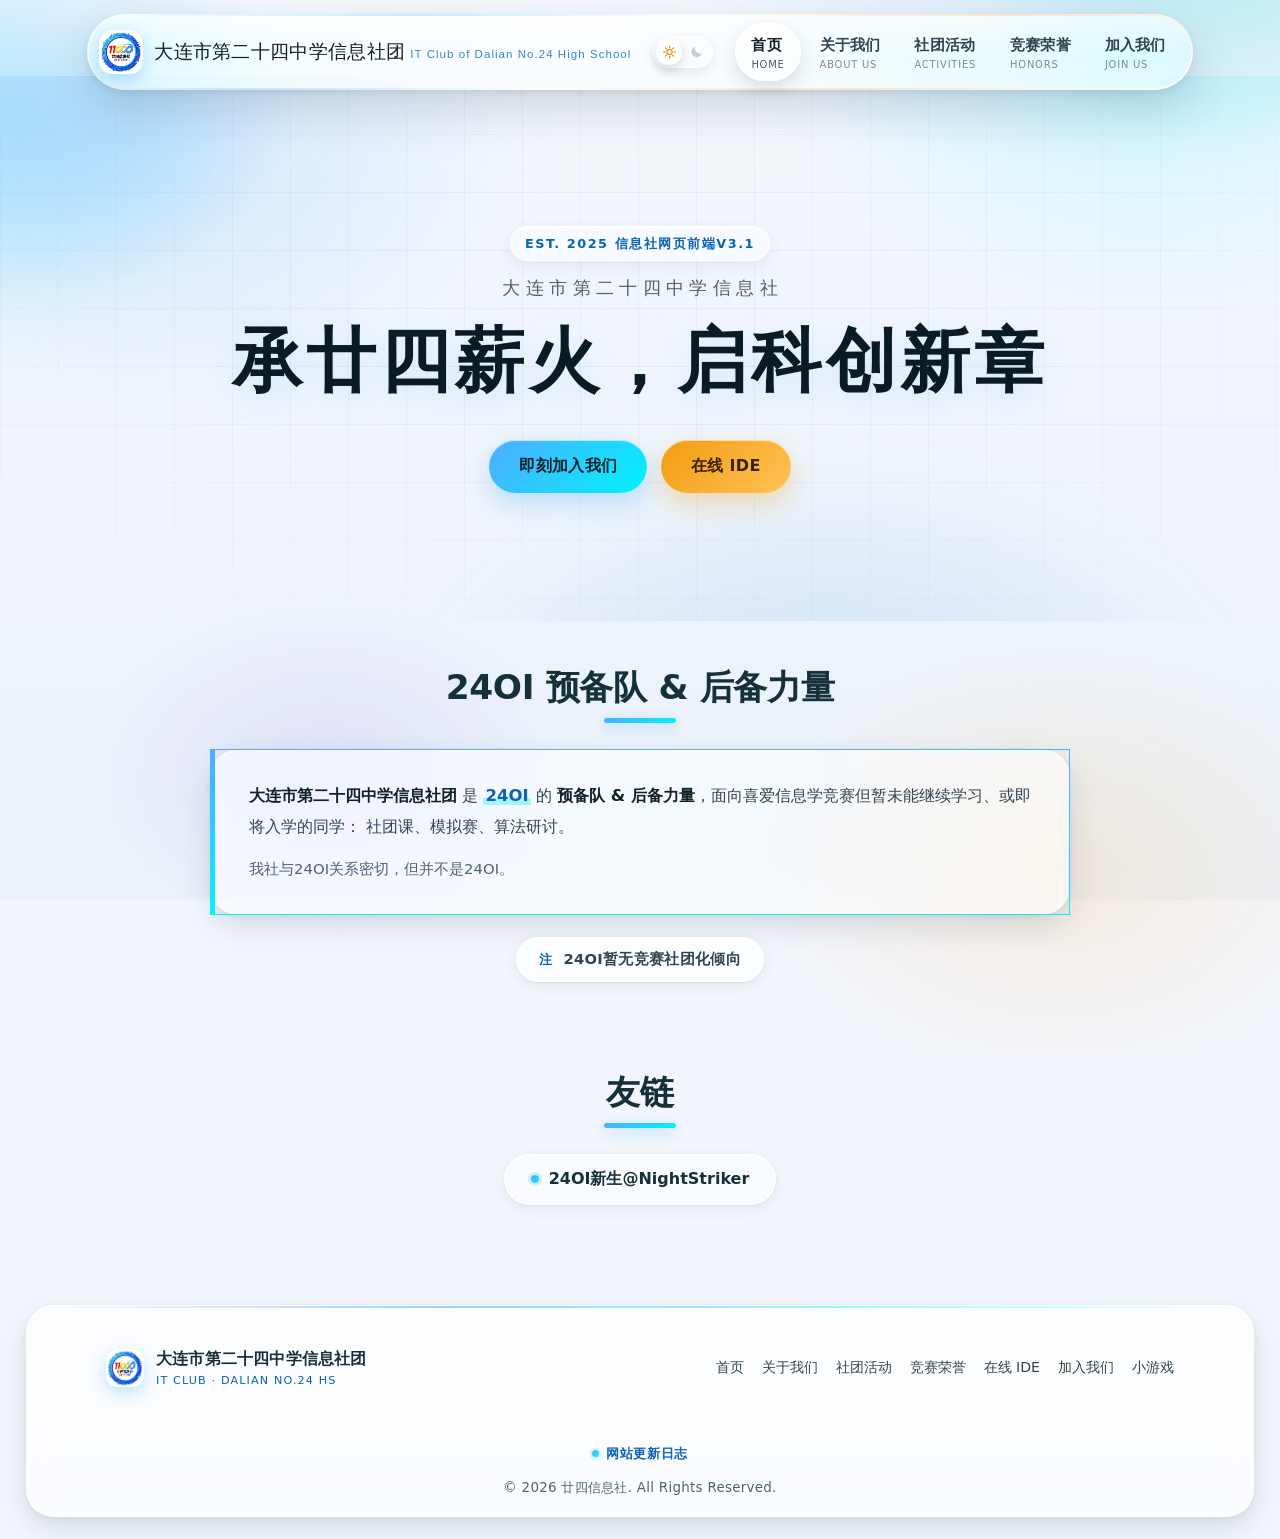
<file: index.html>
<!DOCTYPE html>
<html lang="zh-CN">
<head>
    <meta charset="UTF-8" />
    <meta name="viewport" content="width=device-width, initial-scale=1.0" />
    <title>大连市第二十四中学信息社团 | Dalian No.24 High School IT Club</title>
    <meta name="description" content="大连市第二十四中学信息社团官方网站 — 24OI 预备队与后备力量：社团课、模拟赛、算法研讨。" />
    <link rel="icon" href="logo.jpg" type="image/png" />
    <link rel="stylesheet" href="theme.css" />
    <!-- theme-boot-script -->
    <script>(function(){try{var t=localStorage.getItem('itclub-theme');if(!t){t=(window.matchMedia&&window.matchMedia('(prefers-color-scheme: dark)').matches)?'dark':'light'}document.documentElement.setAttribute('data-theme',t)}catch(e){document.documentElement.setAttribute('data-theme','light')}})();</script>
</head>
<body>

    <a class="skip-link" href="#main">跳到主要内容</a>
    <div class="progress" aria-hidden="true"></div>

    <!-- ===== 顶部导航 ===== -->
    <header class="topbar">
        <div class="topbar-inner">
            <a class="brand" href="index.html" aria-label="大连市第二十四中学信息社团首页">
                <span class="brand-mark"><img src="logo.jpg" alt=""></span>
                <span class="brand-text">
                    <span class="brand-title">大连市第二十四中学信息社团</span>
                    <span class="brand-sub">IT Club of Dalian No.24 High School</span>
                </span>
            </a>

            <button class="nav-toggle" type="button" aria-expanded="false" aria-controls="siteNav" aria-label="展开导航菜单">
                <span></span><span></span><span></span>
            </button>

            <button class="theme-toggle" id="themeToggle" type="button" aria-pressed="false" aria-label="切换黑夜模式" title="切换白天/黑夜模式"><svg class="tt-ico tt-sun" viewBox="0 0 24 24" fill="none" stroke="currentColor" stroke-width="2" stroke-linecap="round" aria-hidden="true"><circle cx="12" cy="12" r="4.2"></circle><path d="M12 2.5v2.4M12 19.1v2.4M2.5 12h2.4M19.1 12h2.4M5.3 5.3l1.7 1.7M17 17l1.7 1.7M18.7 5.3L17 7M7 17l-1.7 1.7"></path></svg><svg class="tt-ico tt-moon" viewBox="0 0 24 24" fill="currentColor" aria-hidden="true"><path d="M20.6 14.2A8.6 8.6 0 0 1 9.8 3.4a8.6 8.6 0 1 0 10.8 10.8Z"></path></svg><span class="tt-knob" aria-hidden="true"></span></button>
            <nav class="nav" id="siteNav" aria-label="主导航">
                <ul class="nav-list">
                    <li><a class="nav-link" href="index.html">首页<small>Home</small></a></li>
                    <li><a class="nav-link" href="info.html">关于我们<small>About Us</small></a></li>
                    <li><a class="nav-link" href="act.html">社团活动<small>Activities</small></a></li>
                    <li><a class="nav-link" href="honors.html">竞赛荣誉<small>Honors</small></a></li>
                    <li><a class="nav-link" href="contact.html">加入我们<small>Join Us</small></a></li>
                </ul>
            </nav>
        </div>
    </header>

    <main id="main">

        <!-- ===== Hero ===== -->
        <section class="hero">
            <span class="eyebrow hero-fade">EST. 2025 信息社网页前端v3.1</span>
            <h2 class="hero-fade"><span class="hero-school">大连市第二十四中学信息社</span>承廿四薪火，启科创新章</h2>
            <div class="btn-row hero-fade">
                <a href="contact.html" class="btn btn-primary">即刻加入我们</a>
                <a href="ide.html" class="btn btn-amber">在线 IDE</a>
            </div>
        </section>

        <svg class="hero-curve" viewBox="0 0 1440 80" preserveAspectRatio="none" aria-hidden="true">
            <path d="M0,42 C240,88 480,4 720,20 C960,36 1200,84 1440,44 L1440,80 L0,80 Z"></path>
        </svg>

        <!-- ===== 预备队 & 后备力量 ===== -->
        <section class="section section--tight">
            <div class="wrap">
                <h2 class="section-title section-title--center reveal">24OI 预备队 &amp; 后备力量</h2>
                <div class="callout reveal">
                    <strong>大连市第二十四中学信息社团</strong> 是 <span class="hl">24OI</span> 的
                    <strong>预备队 &amp; 后备力量</strong>，面向喜爱信息学竞赛但暂未能继续学习、或即将入学的同学：
                    社团课、模拟赛、算法研讨。
                    <br />
                    <span class="note">我社与24OI关系密切，但并不是24OI。</span>
                </div>
                <div style="text-align:center;">
                    <div class="pill-note reveal">
                        <span>注</span>24OI暂无竞赛社团化倾向
                    </div>
                </div>
            </div>
        </section>

        <!-- ===== 友链 ===== -->
        <section class="section section--tight">
            <div class="wrap">
                <h2 class="section-title section-title--center reveal">友链</h2>
                <div class="friend-links reveal">
                    <a href="https://www.nightstriker.top/" target="_blank" rel="noopener noreferrer">
                        <span class="dot" aria-hidden="true"></span>24OI新生@NightStriker
                    </a>
                </div>
            </div>
        </section>

    </main>

    <!-- ===== 页脚 ===== -->
    <footer>
        <div class="footer-inner">
            <div class="footer-brand">
                <span class="brand-mark"><img src="logo.jpg" alt=""></span>
                <span>
                    <strong>大连市第二十四中学信息社团</strong>
                    <small>IT CLUB · DALIAN NO.24 HS</small>
                </span>
            </div>
            <nav class="footer-nav" aria-label="页脚导航">
                <a href="index.html">首页</a>
                <a href="info.html">关于我们</a>
                <a href="act.html">社团活动</a>
                <a href="honors.html">竞赛荣誉</a>
                <a href="ide.html">在线 IDE</a>
                <a href="contact.html">加入我们</a>
                <a href="game.html">小游戏</a>
            </nav>
        </div>
        <div class="footer-bottom">
            <a class="footer-log-link" href="website_logs.html">网站更新日志</a>
            &copy; 2026 廿四信息社. All Rights Reserved.
        </div>
    </footer>

    <button class="to-top" id="toTop" type="button" aria-label="回到顶部">↑</button>
    <script src="theme.js"></script>
</body>
</html>
</file>
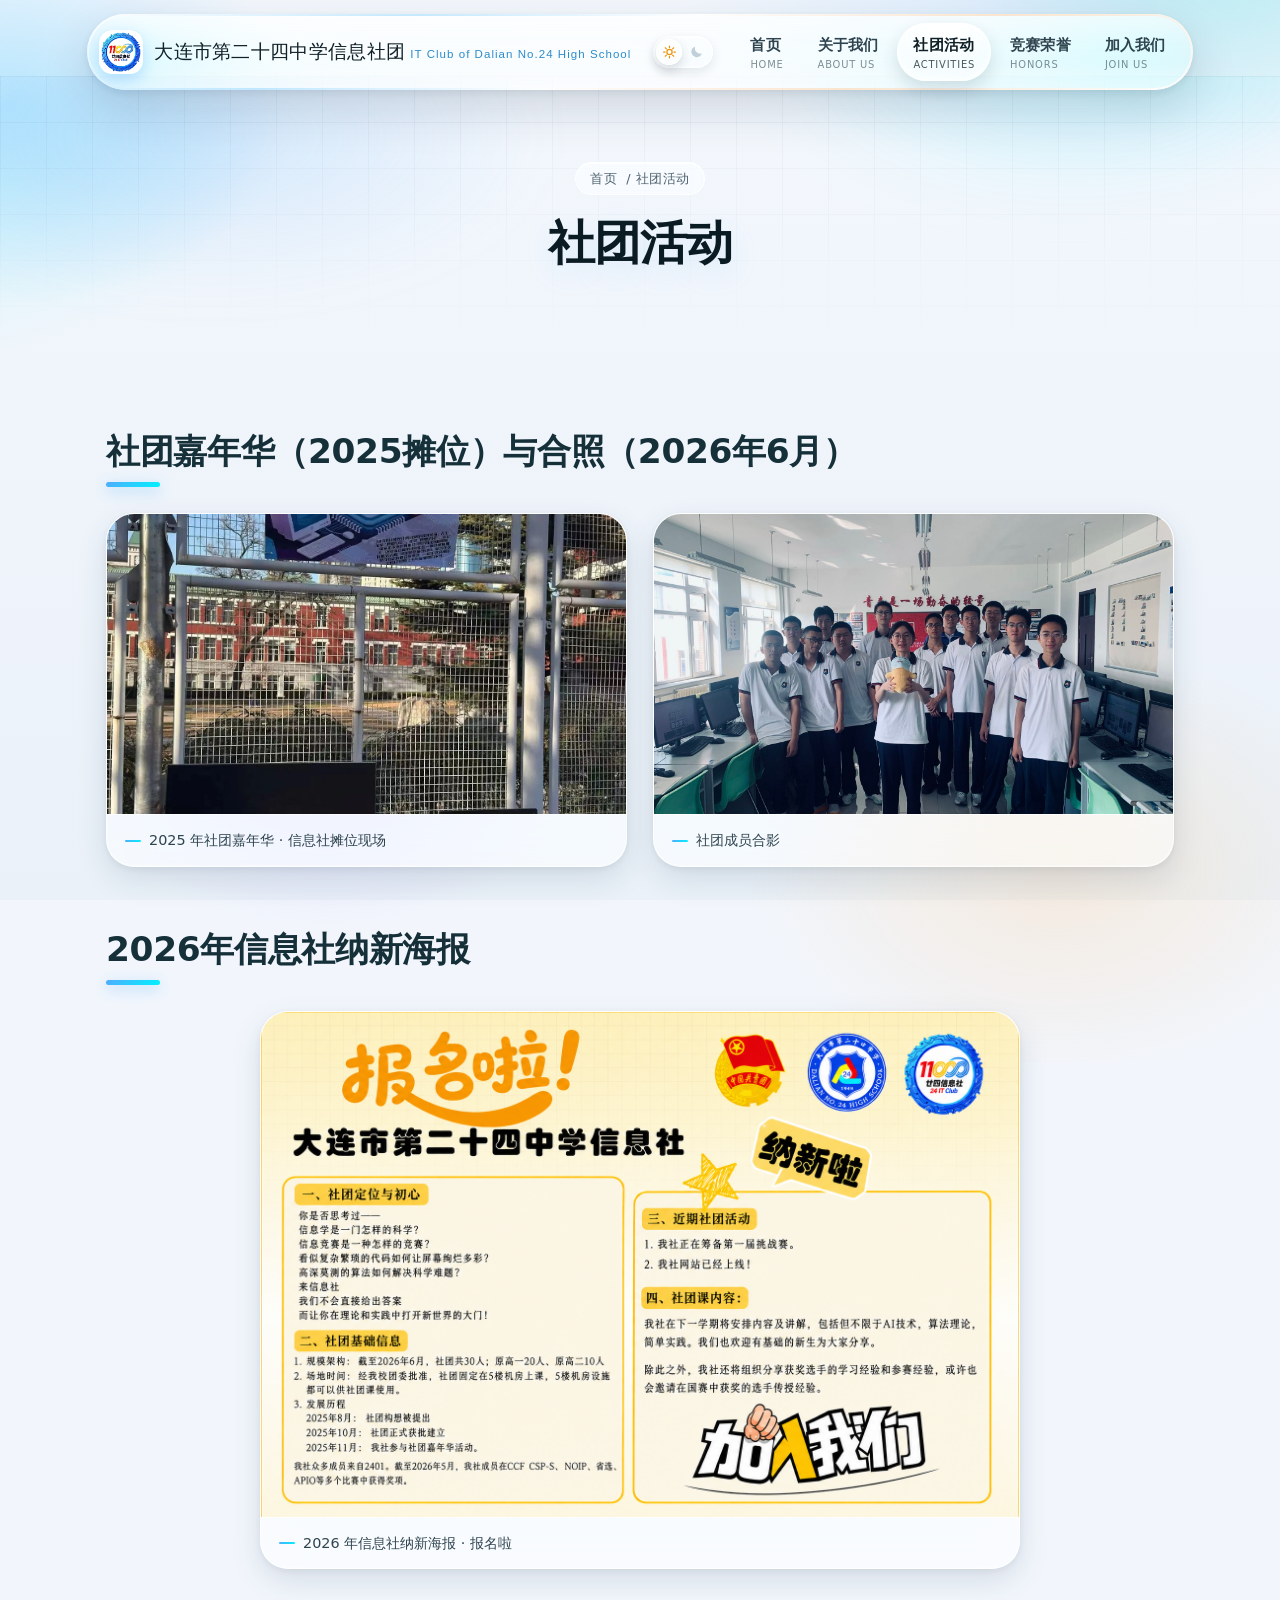
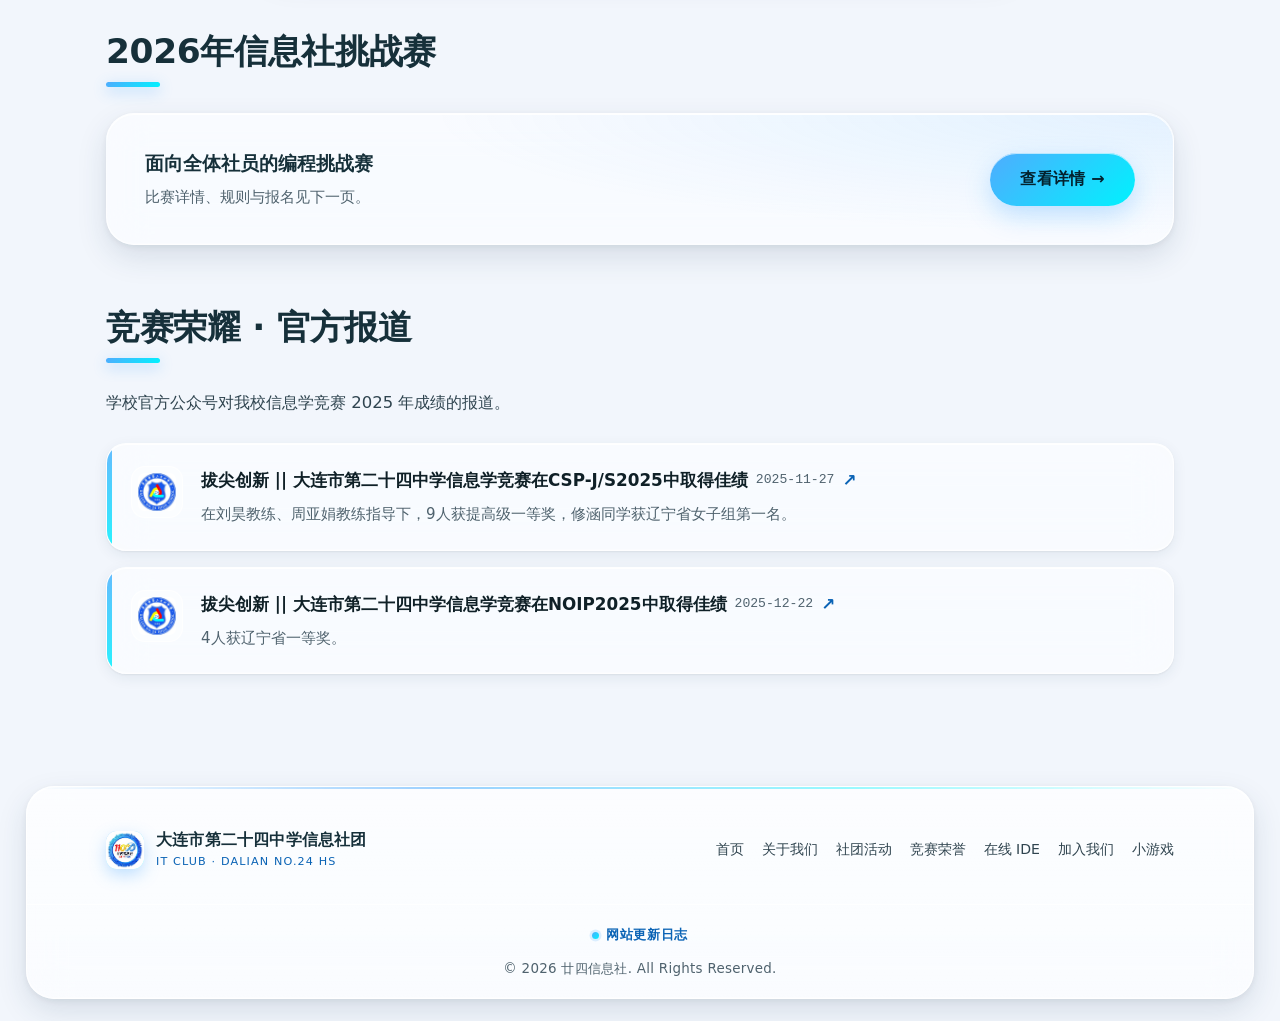
<file: act.html>
<!DOCTYPE html>
<html lang="zh-CN">
<head>
 <meta charset="UTF-8" />
 <meta name="viewport" content="width=device-width, initial-scale=1.0" />
 <title>社团活动 | 大连市第二十四中学信息社团</title>
 <meta name="description" content="大连市第二十四中学信息社团活动记录 — 社团嘉年华、信息社挑战赛与竞赛荣耀官方报道。" />
 <link rel="icon" href="logo.jpg" type="image/png" />
 <link rel="stylesheet" href="theme.css" />
    <!-- theme-boot-script -->
    <script>(function(){try{var t=localStorage.getItem('itclub-theme');if(!t){t=(window.matchMedia&&window.matchMedia('(prefers-color-scheme: dark)').matches)?'dark':'light'}document.documentElement.setAttribute('data-theme',t)}catch(e){document.documentElement.setAttribute('data-theme','light')}})();</script>
</head>
<body>

 <a class="skip-link" href="#main">跳到主要内容</a>
 <div class="progress" aria-hidden="true"></div>

 <!-- ===== 顶部导航 ===== -->
 <header class="topbar">
 <div class="topbar-inner">
 <a class="brand" href="index.html" aria-label="大连市第二十四中学信息社团首页">
 <span class="brand-mark"><img src="logo.jpg" alt=""></span>
 <span class="brand-text">
 <span class="brand-title">大连市第二十四中学信息社团</span>
 <span class="brand-sub">IT Club of Dalian No.24 High School</span>
 </span>
 </a>

 <button class="nav-toggle" type="button" aria-expanded="false" aria-controls="siteNav" aria-label="展开导航菜单">
 <span></span><span></span><span></span>
 </button>

 <button class="theme-toggle" id="themeToggle" type="button" aria-pressed="false" aria-label="切换黑夜模式" title="切换白天/黑夜模式"><svg class="tt-ico tt-sun" viewBox="0 0 24 24" fill="none" stroke="currentColor" stroke-width="2" stroke-linecap="round" aria-hidden="true"><circle cx="12" cy="12" r="4.2"></circle><path d="M12 2.5v2.4M12 19.1v2.4M2.5 12h2.4M19.1 12h2.4M5.3 5.3l1.7 1.7M17 17l1.7 1.7M18.7 5.3L17 7M7 17l-1.7 1.7"></path></svg><svg class="tt-ico tt-moon" viewBox="0 0 24 24" fill="currentColor" aria-hidden="true"><path d="M20.6 14.2A8.6 8.6 0 0 1 9.8 3.4a8.6 8.6 0 1 0 10.8 10.8Z"></path></svg><span class="tt-knob" aria-hidden="true"></span></button>
 <nav class="nav" id="siteNav" aria-label="主导航">
 <ul class="nav-list">
 <li><a class="nav-link" href="index.html">首页<small>Home</small></a></li>
 <li><a class="nav-link" href="info.html">关于我们<small>About Us</small></a></li>
 <li><a class="nav-link" href="act.html">社团活动<small>Activities</small></a></li>
 <li><a class="nav-link" href="honors.html">竞赛荣誉<small>Honors</small></a></li>
 <li><a class="nav-link" href="contact.html">加入我们<small>Join Us</small></a></li>
 </ul>
 </nav>
 </div>
 </header>

 <main id="main">

 <!-- ===== 页头横幅 ===== -->
 <section class="page-hero">
 <span class="breadcrumb"><a href="index.html">首页</a> / 社团活动</span>
 <h2>社团活动</h2>
 </section>

 <div class="content">

 <!-- 社团嘉年华 -->
 <section class="block">
 <h3 class="section-title reveal">社团嘉年华（2025摊位）与合照（2026年6月）</h3>
 <div class="photos">
 <figure class="photo photo--wide reveal-in" data-reveal-group="photos" data-zoom>
 <img src="2025_bt.jpg" alt="2025年社团嘉年华活动现场" loading="lazy">
 <span class="zoom-hint" aria-hidden="true"></span>
 <figcaption>2025 年社团嘉年华 · 信息社摊位现场</figcaption>
 </figure>
 <figure class="photo photo--wide reveal-in" data-reveal-group="photos" data-zoom>
 <img src="hz_2025.jpg" alt="2025年社团嘉年华社团成员合影" loading="lazy">
 <span class="zoom-hint" aria-hidden="true"></span>
 <figcaption>社团成员合影</figcaption>
 </figure>
 </div>
 </section>

 <!-- 2026 纳新海报 -->
 <section class="block">
 <h3 class="section-title reveal">2026年信息社纳新海报</h3>
 <div class="photos" style="max-width:760px;margin-inline:auto;">
 <figure class="photo reveal-in" data-reveal-group="photos" data-zoom>
 <img src="poster_2026.png" alt="2026年大连市第二十四中学信息社纳新报名海报" loading="lazy" style="height:auto;">
 <span class="zoom-hint" aria-hidden="true"></span>
 <figcaption>2026 年信息社纳新海报 · 报名啦</figcaption>
 </figure>
 </div>
 </section>

 <!-- 2026 挑战赛 -->
 <section class="block">
 <h3 class="section-title reveal"> 2026年信息社挑战赛</h3>
 <div class="cta-card reveal">
 <div class="cta-info">
 <strong>面向全体社员的编程挑战赛</strong>
 <p>比赛详情、规则与报名见下一页。</p>
 </div>
 <a href="contest_2026.html" class="btn btn-primary">查看详情 →</a>
 </div>
 </section>

 <!-- 竞赛荣耀 · 官方报道 -->
 <section class="block">
 <h3 class="section-title reveal">竞赛荣耀 · 官方报道</h3>
 <p class="section-lead reveal">学校官方公众号对我校信息学竞赛 2025 年成绩的报道。</p>

 <div class="stack">
 <article class="link-card reveal-in" data-reveal-group="reports">
 <img src="school_logo.jpg" alt="大连市第二十四中学校徽" class="school-logo">
 <div class="link-body">
 <a href="https://mp.weixin.qq.com/s/sjxZq4JyexnmgUYMjoEi9g" target="_blank" rel="noopener noreferrer">
 拔尖创新 || 大连市第二十四中学信息学竞赛在CSP-J/S2025中取得佳绩
 <span class="meta">2025-11-27</span>
 <span class="ext" aria-hidden="true">↗</span>
 </a>
 <p class="desc">在刘昊教练、周亚娟教练指导下，9人获提高级一等奖，修涵同学获辽宁省女子组第一名。</p>
 </div>
 </article>

 <article class="link-card reveal-in" data-reveal-group="reports">
 <img src="school_logo.jpg" alt="大连市第二十四中学校徽" class="school-logo">
 <div class="link-body">
 <a href="https://mp.weixin.qq.com/s/zHz8kACUuly6jo_6E0j6KQ" target="_blank" rel="noopener noreferrer">
 拔尖创新 || 大连市第二十四中学信息学竞赛在NOIP2025中取得佳绩
 <span class="meta">2025-12-22</span>
 <span class="ext" aria-hidden="true">↗</span>
 </a>
 <p class="desc">4人获辽宁省一等奖。</p>
 </div>
 </article>
 </div>
 </section>

 </div>

 </main>

 <!-- ===== 页脚 ===== -->
 <footer>
 <div class="footer-inner">
 <div class="footer-brand">
 <span class="brand-mark"><img src="logo.jpg" alt=""></span>
 <span>
 <strong>大连市第二十四中学信息社团</strong>
 <small>IT CLUB · DALIAN NO.24 HS</small>
 </span>
 </div>
 <nav class="footer-nav" aria-label="页脚导航">
 <a href="index.html">首页</a>
 <a href="info.html">关于我们</a>
 <a href="act.html">社团活动</a>
 <a href="honors.html">竞赛荣誉</a>
 <a href="ide.html">在线 IDE</a>
 <a href="contact.html">加入我们</a>
                <a href="game.html">小游戏</a>
 </nav>
 </div>
 <div class="footer-bottom">
 <a class="footer-log-link" href="website_logs.html">网站更新日志</a>
 &copy; 2026 廿四信息社. All Rights Reserved.
 </div>
 </footer>

 <button class="to-top" id="toTop" type="button" aria-label="回到顶部">↑</button>
 <script src="theme.js"></script>

</body>
</html>
</file>
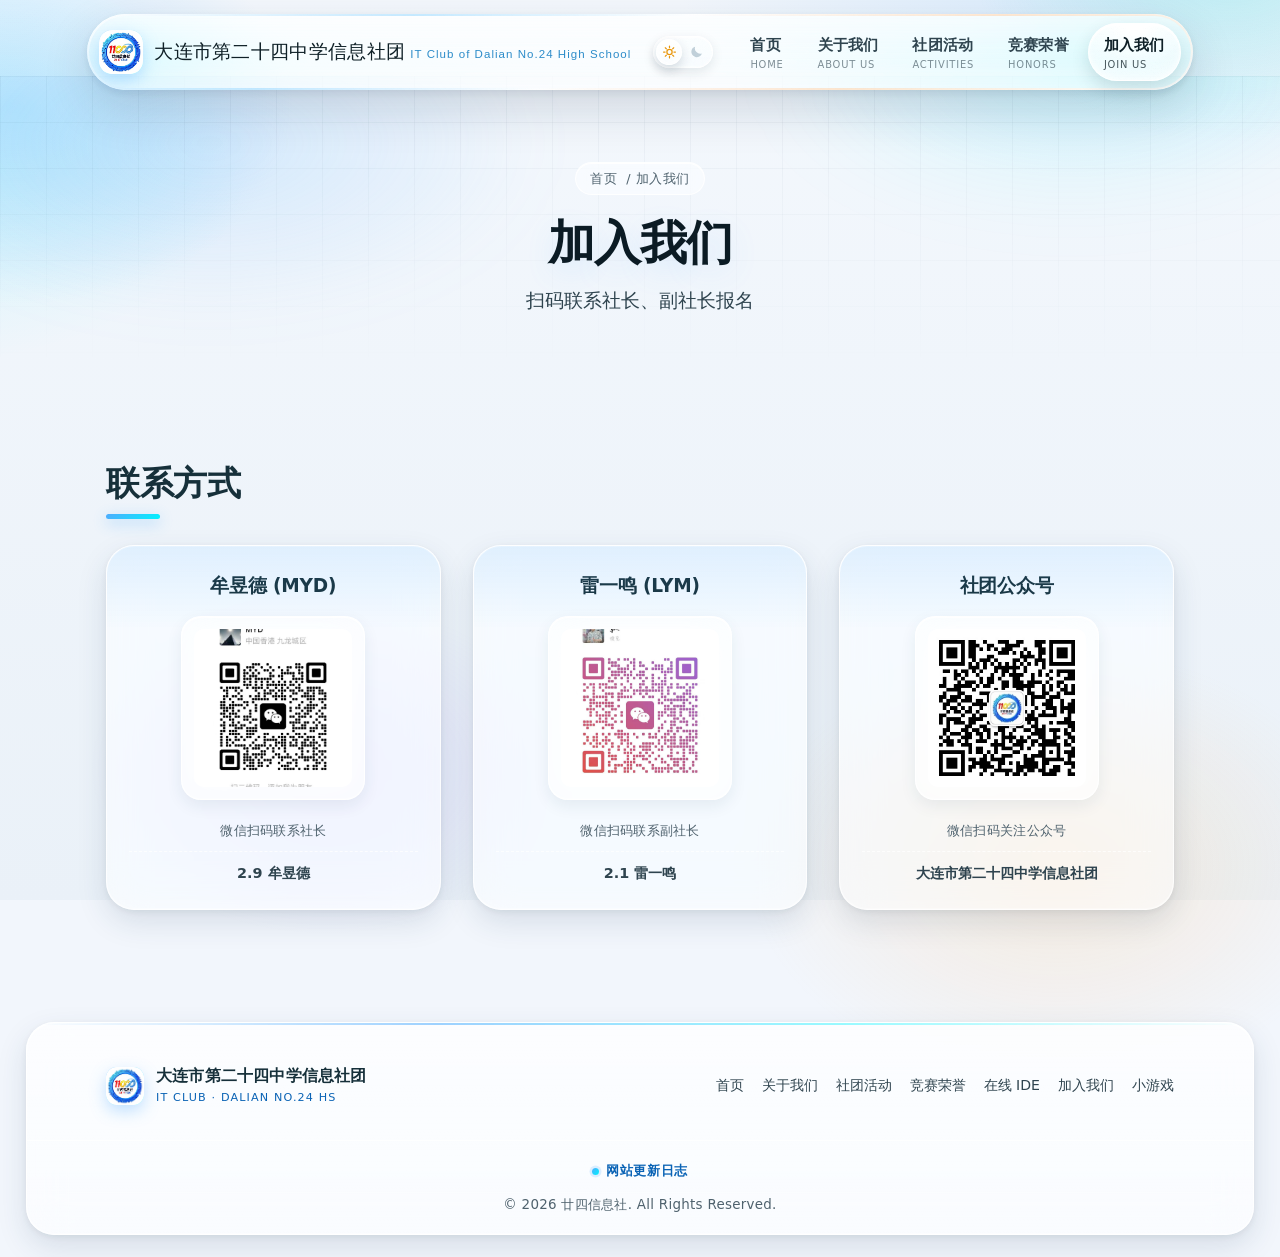
<file: contact.html>
<!DOCTYPE html>
<html lang="zh-CN">
<head>
    <meta charset="UTF-8" />
    <meta name="viewport" content="width=device-width, initial-scale=1.0" />
    <title>加入我们 | 大连市第二十四中学信息社团</title>
    <meta name="description" content="扫码联系大连市第二十四中学信息社团社长、副社长报名，或关注公众号获取资讯。" />
    <link rel="icon" href="logo.jpg" type="image/png" />
    <link rel="stylesheet" href="theme.css" />
    <!-- theme-boot-script -->
    <script>(function(){try{var t=localStorage.getItem('itclub-theme');if(!t){t=(window.matchMedia&&window.matchMedia('(prefers-color-scheme: dark)').matches)?'dark':'light'}document.documentElement.setAttribute('data-theme',t)}catch(e){document.documentElement.setAttribute('data-theme','light')}})();</script>
</head>
<body>

    <a class="skip-link" href="#main">跳到主要内容</a>
    <div class="progress" aria-hidden="true"></div>

    <!-- ===== 顶部导航 ===== -->
    <header class="topbar">
        <div class="topbar-inner">
            <a class="brand" href="index.html" aria-label="大连市第二十四中学信息社团首页">
                <span class="brand-mark"><img src="logo.jpg" alt=""></span>
                <span class="brand-text">
                    <span class="brand-title">大连市第二十四中学信息社团</span>
                    <span class="brand-sub">IT Club of Dalian No.24 High School</span>
                </span>
            </a>

            <button class="nav-toggle" type="button" aria-expanded="false" aria-controls="siteNav" aria-label="展开导航菜单">
                <span></span><span></span><span></span>
            </button>

            <button class="theme-toggle" id="themeToggle" type="button" aria-pressed="false" aria-label="切换黑夜模式" title="切换白天/黑夜模式"><svg class="tt-ico tt-sun" viewBox="0 0 24 24" fill="none" stroke="currentColor" stroke-width="2" stroke-linecap="round" aria-hidden="true"><circle cx="12" cy="12" r="4.2"></circle><path d="M12 2.5v2.4M12 19.1v2.4M2.5 12h2.4M19.1 12h2.4M5.3 5.3l1.7 1.7M17 17l1.7 1.7M18.7 5.3L17 7M7 17l-1.7 1.7"></path></svg><svg class="tt-ico tt-moon" viewBox="0 0 24 24" fill="currentColor" aria-hidden="true"><path d="M20.6 14.2A8.6 8.6 0 0 1 9.8 3.4a8.6 8.6 0 1 0 10.8 10.8Z"></path></svg><span class="tt-knob" aria-hidden="true"></span></button>
            <nav class="nav" id="siteNav" aria-label="主导航">
                <ul class="nav-list">
                    <li><a class="nav-link" href="index.html">首页<small>Home</small></a></li>
                    <li><a class="nav-link" href="info.html">关于我们<small>About Us</small></a></li>
                    <li><a class="nav-link" href="act.html">社团活动<small>Activities</small></a></li>
                    <li><a class="nav-link" href="honors.html">竞赛荣誉<small>Honors</small></a></li>
                    <li><a class="nav-link" href="contact.html">加入我们<small>Join Us</small></a></li>
                </ul>
            </nav>
        </div>
    </header>

    <main id="main">

        <!-- ===== 页头横幅 ===== -->
        <section class="page-hero">
            <span class="breadcrumb"><a href="index.html">首页</a> / 加入我们</span>
            <h2>加入我们</h2>
            <p>扫码联系社长、副社长报名</p>
        </section>

        <div class="content">
            <section class="block">
                <h3 class="section-title reveal">联系方式</h3>
                <div class="contact-grid">

                    <!-- 社长 牟昱德 -->
                    <article class="contact-card reveal-in" data-reveal-group="contacts">
                        <h3>牟昱德 (MYD)</h3>
                        <div class="qr-frame">
                            <img src="myd_qr.jpeg" alt="社长牟昱德微信二维码">
                        </div>
                        <p class="qr-label">微信扫码联系社长</p>
                        <p class="desc">2.9 牟昱德</p>
                    </article>

                    <!-- 副社长 雷一鸣 -->
                    <article class="contact-card reveal-in" data-reveal-group="contacts">
                        <h3>雷一鸣 (LYM)</h3>
                        <div class="qr-frame">
                            <img src="lym_qr.jpeg" alt="副社长雷一鸣微信二维码">
                        </div>
                        <p class="qr-label">微信扫码联系副社长</p>
                        <p class="desc">2.1 雷一鸣</p>
                    </article>

                    <!-- 社团公众号 -->
                    <article class="contact-card reveal-in" data-reveal-group="contacts">
                        <h3>社团公众号</h3>
                        <div class="qr-frame">
                            <img src="gzh.jpeg" alt="社团公众号二维码">
                        </div>
                        <p class="qr-label">微信扫码关注公众号</p>
                        <p class="desc">大连市第二十四中学信息社团</p>
                    </article>

                </div>
            </section>
        </div>

    </main>

    <!-- ===== 页脚 ===== -->
    <footer>
        <div class="footer-inner">
            <div class="footer-brand">
                <span class="brand-mark"><img src="logo.jpg" alt=""></span>
                <span>
                    <strong>大连市第二十四中学信息社团</strong>
                    <small>IT CLUB · DALIAN NO.24 HS</small>
                </span>
            </div>
            <nav class="footer-nav" aria-label="页脚导航">
                <a href="index.html">首页</a>
                <a href="info.html">关于我们</a>
                <a href="act.html">社团活动</a>
                <a href="honors.html">竞赛荣誉</a>
                <a href="ide.html">在线 IDE</a>
                <a href="contact.html">加入我们</a>
                <a href="game.html">小游戏</a>
            </nav>
        </div>
        <div class="footer-bottom">
            <a class="footer-log-link" href="website_logs.html">网站更新日志</a>
            &copy; 2026 廿四信息社. All Rights Reserved.
        </div>
    </footer>

    <button class="to-top" id="toTop" type="button" aria-label="回到顶部">↑</button>
    <script src="theme.js"></script>

</body>
</html>
</file>
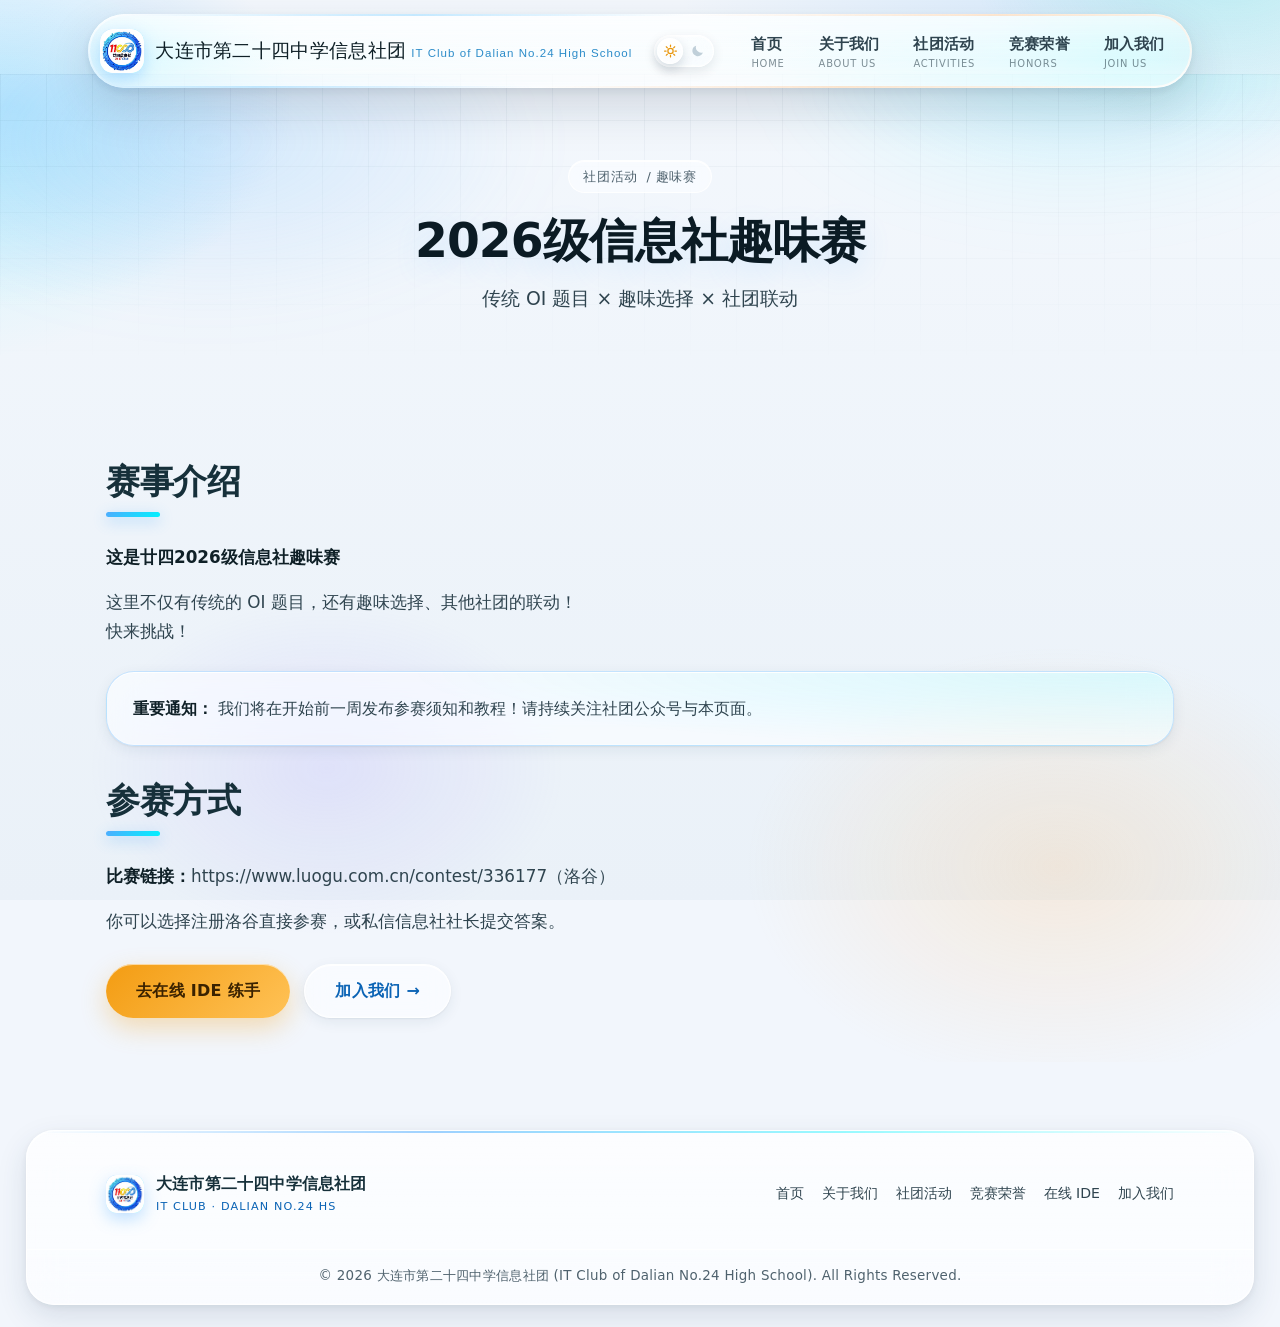
<file: contest_2026.html>
<!DOCTYPE html>
<html lang="zh-CN">
<head>
 <meta charset="UTF-8" />
 <meta name="viewport" content="width=device-width, initial-scale=1.0" />
 <title>趣味赛 | 大连市第二十四中学信息社团</title>
 <meta name="description" content="2026级信息社趣味赛 — 传统 OI 题目、趣味选择与其他社团联动的编程挑战赛。" />
 <link rel="icon" href="logo.jpg" type="image/png" />
 <link rel="stylesheet" href="theme.css" />
    <!-- theme-boot-script -->
    <script>(function(){try{var t=localStorage.getItem('itclub-theme');if(!t){t=(window.matchMedia&&window.matchMedia('(prefers-color-scheme: dark)').matches)?'dark':'light'}document.documentElement.setAttribute('data-theme',t)}catch(e){document.documentElement.setAttribute('data-theme','light')}})();</script>
</head>
<body>

 <a class="skip-link" href="#main">跳到主要内容</a>
 <div class="progress" aria-hidden="true"></div>

 <!-- ===== 顶部导航 ===== -->
 <header class="topbar">
 <div class="topbar-inner">
 <a class="brand" href="index.html" aria-label="大连市第二十四中学信息社团首页">
 <span class="brand-mark"><img src="logo.jpg" alt=""></span>
 <span class="brand-text">
 <span class="brand-title">大连市第二十四中学信息社团</span>
 <span class="brand-sub">IT Club of Dalian No.24 High School</span>
 </span>
 </a>

 <button class="nav-toggle" type="button" aria-expanded="false" aria-controls="siteNav" aria-label="展开导航菜单">
 <span></span><span></span><span></span>
 </button>

 <button class="theme-toggle" id="themeToggle" type="button" aria-pressed="false" aria-label="切换黑夜模式" title="切换白天/黑夜模式"><svg class="tt-ico tt-sun" viewBox="0 0 24 24" fill="none" stroke="currentColor" stroke-width="2" stroke-linecap="round" aria-hidden="true"><circle cx="12" cy="12" r="4.2"></circle><path d="M12 2.5v2.4M12 19.1v2.4M2.5 12h2.4M19.1 12h2.4M5.3 5.3l1.7 1.7M17 17l1.7 1.7M18.7 5.3L17 7M7 17l-1.7 1.7"></path></svg><svg class="tt-ico tt-moon" viewBox="0 0 24 24" fill="currentColor" aria-hidden="true"><path d="M20.6 14.2A8.6 8.6 0 0 1 9.8 3.4a8.6 8.6 0 1 0 10.8 10.8Z"></path></svg><span class="tt-knob" aria-hidden="true"></span></button>
 <nav class="nav" id="siteNav" aria-label="主导航">
 <ul class="nav-list">
 <li><a class="nav-link" href="index.html">首页<small>Home</small></a></li>
 <li><a class="nav-link" href="info.html">关于我们<small>About Us</small></a></li>
 <li><a class="nav-link" href="act.html">社团活动<small>Activities</small></a></li>
 <li><a class="nav-link" href="honors.html">竞赛荣誉<small>Honors</small></a></li>
 <li><a class="nav-link" href="contact.html">加入我们<small>Join Us</small></a></li>
 </ul>
 </nav>
 </div>
 </header>

 <main id="main">

 <!-- ===== 页头横幅 ===== -->
 <section class="page-hero">
 <span class="breadcrumb"><a href="act.html">社团活动</a> / 趣味赛</span>
 <h2>2026级信息社趣味赛</h2>
 <p>传统 OI 题目 × 趣味选择 × 社团联动</p>
 </section>

 <div class="content">
 <section class="block">
 <h3 class="section-title reveal">赛事介绍</h3>
 <div class="prose reveal">
 <p><strong>这是廿四2026级信息社趣味赛</strong></p>
 <p>这里不仅有传统的 OI 题目，还有趣味选择、其他社团的联动！<br>快来挑战！</p>
 </div>
 <div class="notice reveal">
 <strong>重要通知：</strong> 我们将在开始前一周发布参赛须知和教程！请持续关注社团公众号与本页面。
 </div>

 <h3 class="section-title reveal" style="margin-top:32px;">参赛方式</h3>
 <div class="prose reveal">
 <p><strong>比赛链接：</strong><a href="https://www.luogu.com.cn/contest/336177" target="_blank" rel="noopener noreferrer">https://www.luogu.com.cn/contest/336177</a>（洛谷）</p>
 <p>你可以选择注册洛谷直接参赛，或私信信息社社长提交答案。</p>
 </div>

 <div class="btn-row" style="justify-content:flex-start; margin-top:28px;">
 <a href="ide.html" class="btn btn-amber"> 去在线 IDE 练手</a>
 <a href="contact.html" class="btn btn-outline">加入我们 →</a>
 </div>
 </section>
 </div>

 </main>

 <!-- ===== 页脚 ===== -->
 <footer>
 <div class="footer-inner">
 <div class="footer-brand">
 <span class="brand-mark"><img src="logo.jpg" alt=""></span>
 <span>
 <strong>大连市第二十四中学信息社团</strong>
 <small>IT CLUB · DALIAN NO.24 HS</small>
 </span>
 </div>
 <nav class="footer-nav" aria-label="页脚导航">
 <a href="index.html">首页</a>
 <a href="info.html">关于我们</a>
 <a href="act.html">社团活动</a>
 <a href="honors.html">竞赛荣誉</a>
 <a href="ide.html">在线 IDE</a>
 <a href="contact.html">加入我们</a>
 </nav>
 </div>
 <div class="footer-bottom">
 &copy; 2026 大连市第二十四中学信息社团 (IT Club of Dalian No.24 High School). All Rights Reserved.
 </div>
 </footer>

 <button class="to-top" id="toTop" type="button" aria-label="回到顶部">↑</button>
 <script src="theme.js"></script>

</body>
</html>
</file>
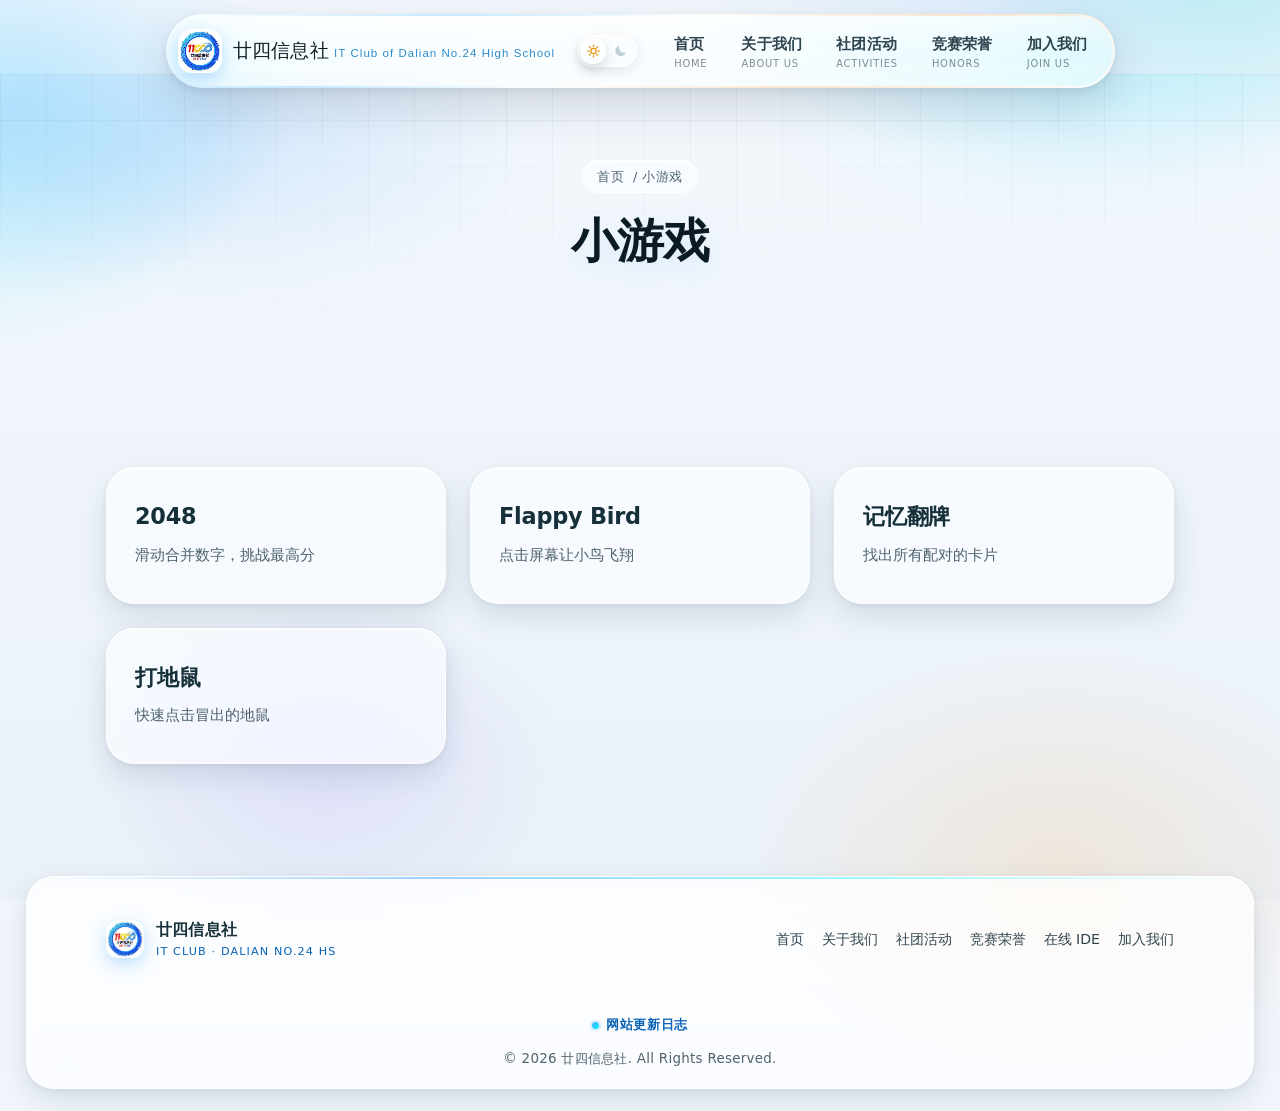
<file: game.html>
<!DOCTYPE html>
<html lang="zh-CN">
<head>
    <meta charset="UTF-8" />
    <meta name="viewport" content="width=device-width, initial-scale=1.0" />
    <title>小游戏 | 廿四信息社</title>
    <meta name="description" content="廿四信息社小游戏合集" />
    <link rel="icon" href="logo.jpg" type="image/png" />
    <link rel="stylesheet" href="theme.css" />
    <style>
        .game-grid {
            display: grid;
            grid-template-columns: repeat(auto-fit, minmax(280px, 1fr));
            gap: 24px;
            margin-top: 40px;
        }

        .game-card {
            cursor: pointer;
            transition: transform 0.3s ease;
        }

        .game-card:hover {
            transform: translateY(-8px);
        }

        .game-card h3 {
            font-size: 1.4rem;
            margin-bottom: 12px;
        }

        .game-card p {
            color: var(--muted);
            font-size: 0.95rem;
        }

        .game-view {
            display: none;
            margin-top: 40px;
        }

        .game-view.active {
            display: block;
        }

        .game-header {
            display: flex;
            justify-content: space-between;
            align-items: center;
            margin-bottom: 24px;
        }

        .game-header h3 {
            font-size: 1.6rem;
        }

        .game-controls {
            display: flex;
            gap: 12px;
        }

        .score-display {
            font-size: 1.2rem;
            font-weight: 600;
            color: var(--accent-deep);
        }

        /* 2048 */
        .game-2048 {
            display: grid;
            grid-template-columns: repeat(4, 1fr);
            gap: 12px;
            max-width: 400px;
            margin: 0 auto;
            aspect-ratio: 1;
        }

        .tile-2048 {
            background: rgba(255, 255, 255, 0.1);
            border-radius: 12px;
            display: flex;
            align-items: center;
            justify-content: center;
            font-size: 2rem;
            font-weight: 700;
            transition: all 0.15s ease;
        }

        .tile-2048[data-value="2"] { background: rgba(238, 228, 218, 0.8); color: #776e65; }
        .tile-2048[data-value="4"] { background: rgba(237, 224, 200, 0.8); color: #776e65; }
        .tile-2048[data-value="8"] { background: rgba(242, 177, 121, 0.9); color: #f9f6f2; }
        .tile-2048[data-value="16"] { background: rgba(245, 149, 99, 0.9); color: #f9f6f2; }
        .tile-2048[data-value="32"] { background: rgba(246, 124, 95, 0.9); color: #f9f6f2; }
        .tile-2048[data-value="64"] { background: rgba(246, 94, 59, 0.9); color: #f9f6f2; }
        .tile-2048[data-value="128"] { background: rgba(237, 207, 114, 0.9); color: #f9f6f2; font-size: 1.8rem; }
        .tile-2048[data-value="256"] { background: rgba(237, 204, 97, 0.9); color: #f9f6f2; font-size: 1.8rem; }
        .tile-2048[data-value="512"] { background: rgba(237, 200, 80, 0.9); color: #f9f6f2; font-size: 1.8rem; }
        .tile-2048[data-value="1024"] { background: rgba(237, 197, 63, 0.9); color: #f9f6f2; font-size: 1.5rem; }
        .tile-2048[data-value="2048"] { background: rgba(237, 194, 46, 0.9); color: #f9f6f2; font-size: 1.5rem; }

        /* Flappy Bird */
        .game-flappy {
            position: relative;
            width: 400px;
            height: 500px;
            margin: 0 auto;
            background: linear-gradient(180deg, #87CEEB 0%, #E0F6FF 100%);
            border-radius: 16px;
            overflow: hidden;
            cursor: pointer;
        }

        .bird {
            position: absolute;
            width: 40px;
            height: 40px;
            background: #FFD700;
            border-radius: 50%;
            left: 80px;
            transition: transform 0.1s;
        }

        .pipe {
            position: absolute;
            width: 60px;
            background: #228B22;
            border: 3px solid #006400;
        }

        .pipe-top {
            top: 0;
            border-bottom: none;
        }

        .pipe-bottom {
            bottom: 0;
            border-top: none;
        }

        /* 记忆翻牌 */
        .game-memory {
            display: grid;
            grid-template-columns: repeat(4, 1fr);
            gap: 12px;
            max-width: 400px;
            margin: 0 auto;
        }

        .memory-card {
            aspect-ratio: 1;
            background: rgba(255, 255, 255, 0.1);
            border-radius: 12px;
            display: flex;
            align-items: center;
            justify-content: center;
            font-size: 2.5rem;
            cursor: pointer;
            transition: all 0.3s ease;
            user-select: none;
        }

        .memory-card.flipped {
            background: rgba(255, 255, 255, 0.3);
            transform: rotateY(180deg);
        }

        .memory-card.matched {
            background: rgba(100, 255, 100, 0.3);
            cursor: default;
        }

        /* 打地鼠 */
        .game-whack {
            display: grid;
            grid-template-columns: repeat(3, 1fr);
            gap: 16px;
            max-width: 400px;
            margin: 0 auto;
        }

        .hole {
            aspect-ratio: 1;
            background: rgba(139, 69, 19, 0.3);
            border-radius: 50%;
            position: relative;
            overflow: hidden;
            cursor: pointer;
        }

        .mole {
            position: absolute;
            width: 80%;
            height: 80%;
            left: 10%;
            bottom: -100%;
            background: #8B4513;
            border-radius: 50% 50% 0 0;
            transition: bottom 0.2s ease;
        }

        .hole.active .mole {
            bottom: 10%;
        }

        .hole.hit .mole {
            background: #FF6347;
        }

        @media (max-width: 600px) {
            .game-2048,
            .game-memory,
            .game-whack {
                max-width: 100%;
            }

            .game-flappy {
                width: 100%;
                max-width: 400px;
            }

            .tile-2048 {
                font-size: 1.5rem;
            }

            .memory-card {
                font-size: 2rem;
            }
        }
    </style>
</head>
<body>

    <a class="skip-link" href="#main">跳到主要内容</a>
    <div class="progress" aria-hidden="true"></div>

    <!-- ===== 顶部导航 ===== -->
    <header class="topbar">
        <div class="topbar-inner">
            <a class="brand" href="index.html" aria-label="廿四信息社首页">
                <span class="brand-mark"><img src="logo.jpg" alt=""></span>
                <span class="brand-text">
                    <span class="brand-title">廿四信息社</span>
                    <span class="brand-sub">IT Club of Dalian No.24 High School</span>
                </span>
            </a>

            <button class="nav-toggle" type="button" aria-expanded="false" aria-controls="siteNav" aria-label="展开导航菜单">
                <span></span><span></span><span></span>
            </button>

            <button class="theme-toggle" id="themeToggle" type="button" aria-pressed="false" aria-label="切换黑夜模式" title="切换白天/黑夜模式">
                <svg class="tt-ico tt-sun" viewBox="0 0 24 24" fill="none" stroke="currentColor" stroke-width="2" stroke-linecap="round" aria-hidden="true">
                    <circle cx="12" cy="12" r="4.2"></circle>
                    <path d="M12 2.5v2.4M12 19.1v2.4M2.5 12h2.4M19.1 12h2.4M5.3 5.3l1.7 1.7M17 17l1.7 1.7M18.7 5.3L17 7M7 17l-1.7 1.7"></path>
                </svg>
                <svg class="tt-ico tt-moon" viewBox="0 0 24 24" fill="currentColor" aria-hidden="true">
                    <path d="M20.6 14.2A8.6 8.6 0 0 1 9.8 3.4a8.6 8.6 0 1 0 10.8 10.8Z"></path>
                </svg>
                <span class="tt-knob" aria-hidden="true"></span>
            </button>

            <nav class="nav" id="siteNav" aria-label="主导航">
                <ul class="nav-list">
                    <li><a class="nav-link" href="index.html">首页<small>Home</small></a></li>
                    <li><a class="nav-link" href="info.html">关于我们<small>About Us</small></a></li>
                    <li><a class="nav-link" href="act.html">社团活动<small>Activities</small></a></li>
                    <li><a class="nav-link" href="honors.html">竞赛荣誉<small>Honors</small></a></li>
                    <li><a class="nav-link" href="contact.html">加入我们<small>Join Us</small></a></li>
                </ul>
            </nav>
        </div>
    </header>

    <main id="main">

        <!-- ===== 横幅 ===== -->
        <section class="page-hero">
            <span class="breadcrumb"><a href="index.html">首页</a> / 小游戏</span>
            <h2>小游戏</h2>
        </section>

        <div class="content">

            <!-- 游戏选择 -->
            <div id="gameList" class="game-grid">
                <div class="card game-card" data-game="2048">
                    <h3>2048</h3>
                    <p>滑动合并数字，挑战最高分</p>
                </div>
                <div class="card game-card" data-game="flappy">
                    <h3>Flappy Bird</h3>
                    <p>点击屏幕让小鸟飞翔</p>
                </div>
                <div class="card game-card" data-game="memory">
                    <h3>记忆翻牌</h3>
                    <p>找出所有配对的卡片</p>
                </div>
                <div class="card game-card" data-game="whack">
                    <h3>打地鼠</h3>
                    <p>快速点击冒出的地鼠</p>
                </div>
            </div>

            <!-- 2048 游戏 -->
            <div id="game2048" class="game-view">
                <div class="game-header">
                    <h3>2048</h3>
                    <div class="game-controls">
                        <span class="score-display">得分: <span id="score2048">0</span></span>
                        <button class="btn btn-outline" onclick="init2048()">重新开始</button>
                        <button class="btn btn-ghost" onclick="backToList()">返回</button>
                    </div>
                </div>
                <div class="game-2048" id="board2048"></div>
            </div>

            <!-- Flappy Bird -->
            <div id="gameFlappy" class="game-view">
                <div class="game-header">
                    <h3>Flappy Bird</h3>
                    <div class="game-controls">
                        <span class="score-display">得分: <span id="scoreFlappy">0</span></span>
                        <button class="btn btn-outline" onclick="initFlappy()">重新开始</button>
                        <button class="btn btn-ghost" onclick="backToList()">返回</button>
                    </div>
                </div>
                <div class="game-flappy" id="flappyCanvas">
                    <div class="bird" id="bird"></div>
                </div>
            </div>

            <!-- 记忆翻牌 -->
            <div id="gameMemory" class="game-view">
                <div class="game-header">
                    <h3>记忆翻牌</h3>
                    <div class="game-controls">
                        <span class="score-display">步数: <span id="scoreMemory">0</span></span>
                        <button class="btn btn-outline" onclick="initMemory()">重新开始</button>
                        <button class="btn btn-ghost" onclick="backToList()">返回</button>
                    </div>
                </div>
                <div class="game-memory" id="boardMemory"></div>
            </div>

            <!-- 打地鼠 -->
            <div id="gameWhack" class="game-view">
                <div class="game-header">
                    <h3>打地鼠</h3>
                    <div class="game-controls">
                        <span class="score-display">得分: <span id="scoreWhack">0</span></span>
                        <button class="btn btn-outline" onclick="initWhack()">开始游戏</button>
                        <button class="btn btn-ghost" onclick="backToList()">返回</button>
                    </div>
                </div>
                <div class="game-whack" id="boardWhack"></div>
            </div>

        </div>

    </main>

    <!-- ===== 页脚 ===== -->
    <footer>
        <div class="footer-inner">
            <div class="footer-brand">
                <span class="brand-mark"><img src="logo.jpg" alt=""></span>
                <span>
                    <strong>廿四信息社</strong>
                    <small>IT CLUB · DALIAN NO.24 HS</small>
                </span>
            </div>
            <nav class="footer-nav" aria-label="页脚导航">
                <a href="index.html">首页</a>
                <a href="info.html">关于我们</a>
                <a href="act.html">社团活动</a>
                <a href="honors.html">竞赛荣誉</a>
                <a href="ide.html">在线 IDE</a>
                <a href="contact.html">加入我们</a>
            </nav>
        </div>
        <div class="footer-bottom">
            <a class="footer-log-link" href="website_logs.html">网站更新日志</a>
            &copy; 2026 廿四信息社. All Rights Reserved.
        </div>
    </footer>

    <button class="to-top" id="toTop" type="button" aria-label="回到顶部">↑</button>
    <script src="theme.js"></script>

    <script>
        // 游戏切换
        document.querySelectorAll('.game-card').forEach(card => {
            card.addEventListener('click', () => {
                const game = card.dataset.game;
                document.getElementById('gameList').style.display = 'none';
                document.getElementById('game' + game.charAt(0).toUpperCase() + game.slice(1)).classList.add('active');
                
                if (game === '2048') init2048();
                else if (game === 'flappy') initFlappy();
                else if (game === 'memory') initMemory();
                else if (game === 'whack') initWhack();
            });
        });

        function backToList() {
            document.querySelectorAll('.game-view').forEach(v => v.classList.remove('active'));
            document.getElementById('gameList').style.display = 'grid';
            if (flappyInterval) clearInterval(flappyInterval);
            if (whackInterval) clearInterval(whackInterval);
        }

        // ===== 2048 =====
        let board2048 = [];
        let score2048 = 0;

        function init2048() {
            board2048 = Array(16).fill(0);
            score2048 = 0;
            document.getElementById('score2048').textContent = '0';
            addRandomTile();
            addRandomTile();
            render2048();
        }

        function addRandomTile() {
            const empty = board2048.map((v, i) => v === 0 ? i : -1).filter(i => i !== -1);
            if (empty.length === 0) return;
            const idx = empty[Math.floor(Math.random() * empty.length)];
            board2048[idx] = Math.random() < 0.9 ? 2 : 4;
        }

        function render2048() {
            const board = document.getElementById('board2048');
            board.innerHTML = '';
            board2048.forEach(val => {
                const tile = document.createElement('div');
                tile.className = 'tile-2048';
                if (val > 0) {
                    tile.dataset.value = val;
                    tile.textContent = val;
                }
                board.appendChild(tile);
            });
        }

        function move2048(dir) {
            const old = [...board2048];
            let moved = false;

            for (let i = 0; i < 4; i++) {
                let line = [];
                for (let j = 0; j < 4; j++) {
                    const idx = dir === 'left' ? i * 4 + j :
                               dir === 'right' ? i * 4 + (3 - j) :
                               dir === 'up' ? j * 4 + i :
                               (3 - j) * 4 + i;
                    line.push(board2048[idx]);
                }

                const filtered = line.filter(v => v > 0);
                for (let j = 0; j < filtered.length - 1; j++) {
                    if (filtered[j] === filtered[j + 1]) {
                        filtered[j] *= 2;
                        score2048 += filtered[j];
                        filtered.splice(j + 1, 1);
                    }
                }

                while (filtered.length < 4) filtered.push(0);

                for (let j = 0; j < 4; j++) {
                    const idx = dir === 'left' ? i * 4 + j :
                               dir === 'right' ? i * 4 + (3 - j) :
                               dir === 'up' ? j * 4 + i :
                               (3 - j) * 4 + i;
                    board2048[idx] = filtered[j];
                }
            }

            moved = board2048.some((v, i) => v !== old[i]);
            if (moved) {
                addRandomTile();
                document.getElementById('score2048').textContent = score2048;
                render2048();
            }
        }

        document.addEventListener('keydown', e => {
            if (!document.getElementById('game2048').classList.contains('active')) return;
            if (e.key === 'ArrowLeft') { e.preventDefault(); move2048('left'); }
            else if (e.key === 'ArrowRight') { e.preventDefault(); move2048('right'); }
            else if (e.key === 'ArrowUp') { e.preventDefault(); move2048('up'); }
            else if (e.key === 'ArrowDown') { e.preventDefault(); move2048('down'); }
        });

        // ===== Flappy Bird =====
        let birdY = 200, birdVel = 0;
        let pipes = [];
        let scoreFlappy = 0;
        let flappyInterval;
        let gameStarted = false;

        function initFlappy() {
            birdY = 200;
            birdVel = 0;
            pipes = [];
            scoreFlappy = 0;
            gameStarted = false;
            document.getElementById('scoreFlappy').textContent = '0';
            document.getElementById('bird').style.transform = 'translateY(200px)';
            
            const canvas = document.getElementById('flappyCanvas');
            canvas.querySelectorAll('.pipe').forEach(p => p.remove());
            
            if (flappyInterval) clearInterval(flappyInterval);
        }

        document.getElementById('flappyCanvas').addEventListener('click', () => {
            if (!gameStarted) {
                gameStarted = true;
                flappyInterval = setInterval(updateFlappy, 20);
            }
            birdVel = -8;
        });

        function updateFlappy() {
            birdVel += 0.5;
            birdY += birdVel;
            
            if (birdY < 0 || birdY > 460) {
                clearInterval(flappyInterval);
                gameStarted = false;
                return;
            }

            document.getElementById('bird').style.transform = `translateY(${birdY}px)`;

            if (pipes.length === 0 || pipes[pipes.length - 1].x < 200) {
                const gap = 150;
                const topHeight = 100 + Math.random() * 200;
                pipes.push({ x: 400, top: topHeight, bottom: topHeight + gap, scored: false });
                
                const canvas = document.getElementById('flappyCanvas');
                const pipeTop = document.createElement('div');
                pipeTop.className = 'pipe pipe-top';
                pipeTop.style.height = topHeight + 'px';
                pipeTop.style.left = '400px';
                canvas.appendChild(pipeTop);
                
                const pipeBottom = document.createElement('div');
                pipeBottom.className = 'pipe pipe-bottom';
                pipeBottom.style.height = (500 - topHeight - gap) + 'px';
                pipeBottom.style.left = '400px';
                canvas.appendChild(pipeBottom);
            }

            const canvas = document.getElementById('flappyCanvas');
            const pipeEls = canvas.querySelectorAll('.pipe');
            
            pipes.forEach((pipe, i) => {
                pipe.x -= 3;
                pipeEls[i * 2].style.left = pipe.x + 'px';
                pipeEls[i * 2 + 1].style.left = pipe.x + 'px';

                if (pipe.x < 80 && pipe.x > 20 && !pipe.scored) {
                    scoreFlappy++;
                    pipe.scored = true;
                    document.getElementById('scoreFlappy').textContent = scoreFlappy;
                }

                if (pipe.x < -60) {
                    pipeEls[i * 2].remove();
                    pipeEls[i * 2 + 1].remove();
                }

                if (pipe.x < 120 && pipe.x > 20) {
                    if (birdY < pipe.top || birdY + 40 > pipe.bottom) {
                        clearInterval(flappyInterval);
                        gameStarted = false;
                    }
                }
            });

            pipes = pipes.filter(p => p.x > -60);
        }

        // ===== 记忆翻牌 =====
        const emojis = ['🎮', '🎯', '🎨', '🎭', '🎪', '🎸', '🎺', '🎻'];
        let memoryCards = [];
        let flippedCards = [];
        let matchedCards = [];
        let moves = 0;

        function initMemory() {
            memoryCards = [...emojis, ...emojis].sort(() => Math.random() - 0.5);
            flippedCards = [];
            matchedCards = [];
            moves = 0;
            document.getElementById('scoreMemory').textContent = '0';
            
            const board = document.getElementById('boardMemory');
            board.innerHTML = '';
            
            memoryCards.forEach((emoji, i) => {
                const card = document.createElement('div');
                card.className = 'memory-card';
                card.dataset.index = i;
                card.dataset.emoji = emoji;
                card.addEventListener('click', () => flipCard(card));
                board.appendChild(card);
            });
        }

        function flipCard(card) {
            if (flippedCards.length === 2 || card.classList.contains('flipped') || card.classList.contains('matched')) return;
            
            card.classList.add('flipped');
            card.textContent = card.dataset.emoji;
            flippedCards.push(card);

            if (flippedCards.length === 2) {
                moves++;
                document.getElementById('scoreMemory').textContent = moves;
                
                if (flippedCards[0].dataset.emoji === flippedCards[1].dataset.emoji) {
                    flippedCards.forEach(c => c.classList.add('matched'));
                    flippedCards = [];
                    matchedCards.push(...flippedCards);
                    
                    if (matchedCards.length === memoryCards.length) {
                        setTimeout(() => alert('恭喜完成！共用 ' + moves + ' 步'), 300);
                    }
                } else {
                    setTimeout(() => {
                        flippedCards.forEach(c => {
                            c.classList.remove('flipped');
                            c.textContent = '';
                        });
                        flippedCards = [];
                    }, 1000);
                }
            }
        }

        // ===== 打地鼠 =====
        let scoreWhack = 0;
        let whackInterval;
        let whackActive = false;

        function initWhack() {
            scoreWhack = 0;
            whackActive = true;
            document.getElementById('scoreWhack').textContent = '0';
            
            const board = document.getElementById('boardWhack');
            board.innerHTML = '';
            
            for (let i = 0; i < 9; i++) {
                const hole = document.createElement('div');
                hole.className = 'hole';
                hole.innerHTML = '<div class="mole"></div>';
                hole.addEventListener('click', () => whackMole(hole));
                board.appendChild(hole);
            }

            if (whackInterval) clearInterval(whackInterval);
            whackInterval = setInterval(showMole, 1000);
        }

        function showMole() {
            if (!whackActive) return;
            
            const holes = document.querySelectorAll('.hole');
            holes.forEach(h => h.classList.remove('active', 'hit'));
            
            const idx = Math.floor(Math.random() * 9);
            holes[idx].classList.add('active');
            
            setTimeout(() => {
                holes[idx].classList.remove('active');
            }, 800);
        }

        function whackMole(hole) {
            if (!hole.classList.contains('active')) return;
            
            hole.classList.add('hit');
            scoreWhack++;
            document.getElementById('scoreWhack').textContent = scoreWhack;
            
            setTimeout(() => {
                hole.classList.remove('active', 'hit');
            }, 200);
        }
    </script>

</body>
</html>
</file>
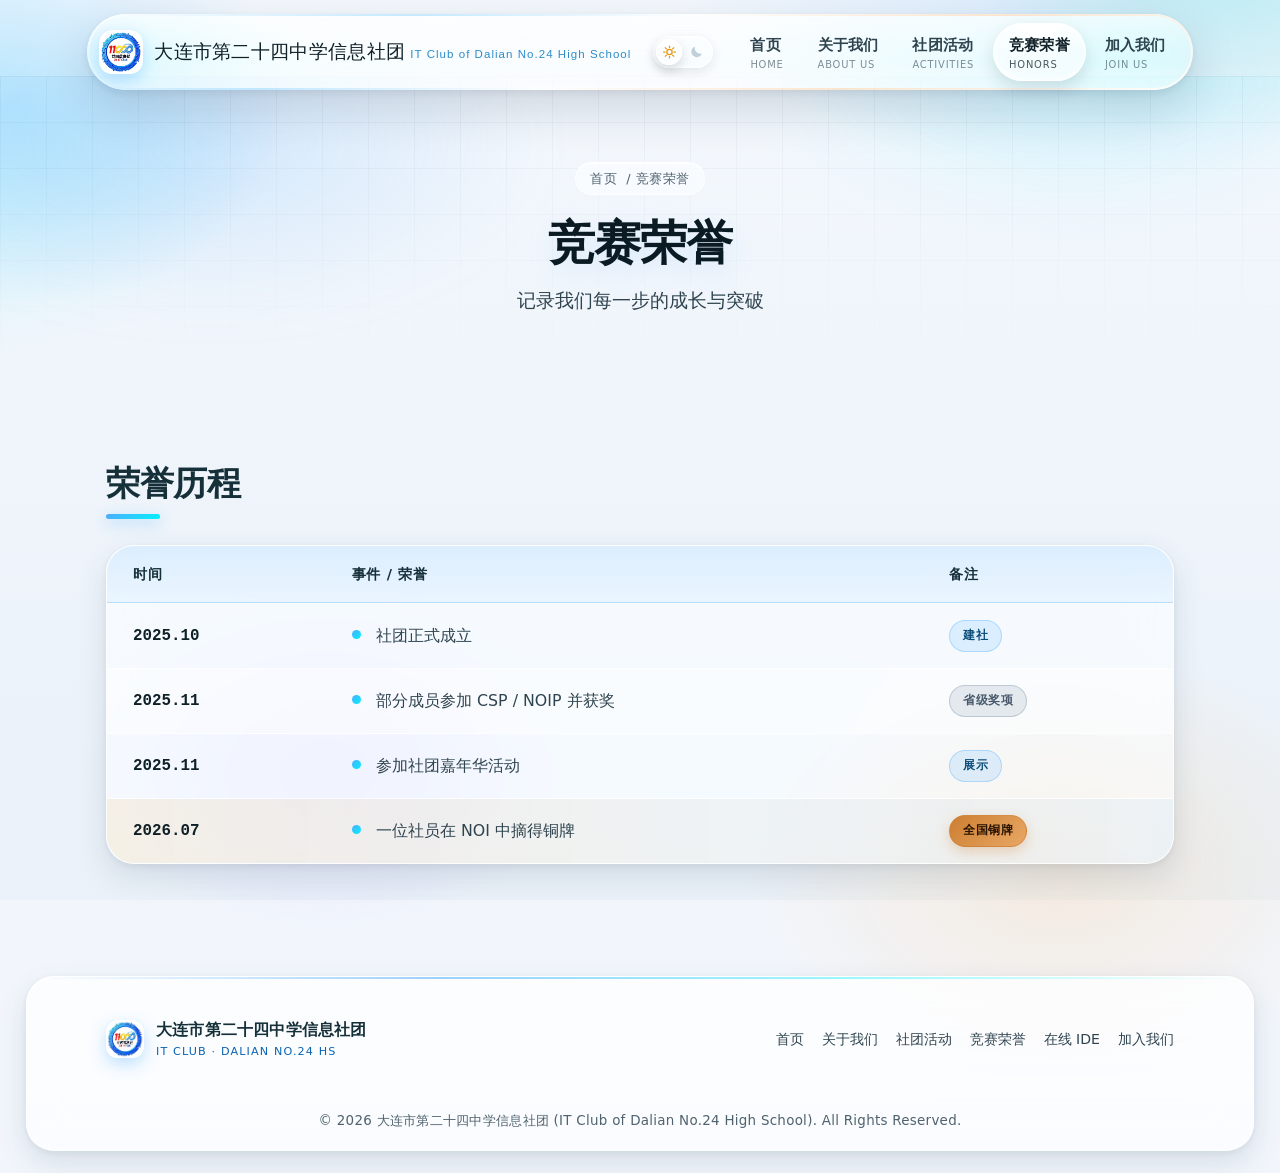
<file: honors.html>
<!DOCTYPE html>
<html lang="zh-CN">
<head>
 <meta charset="UTF-8" />
 <meta name="viewport" content="width=device-width, initial-scale=1.0" />
 <title>竞赛荣誉 | 大连市第二十四中学信息社团</title>
 <meta name="description" content="大连市第二十四中学信息社团竞赛荣誉历程 — CSP/NOIP、社团嘉年华与 NOI 获奖记录。" />
 <link rel="icon" href="logo.jpg" type="image/png" />
 <link rel="stylesheet" href="theme.css" />
    <!-- theme-boot-script -->
    <script>(function(){try{var t=localStorage.getItem('itclub-theme');if(!t){t=(window.matchMedia&&window.matchMedia('(prefers-color-scheme: dark)').matches)?'dark':'light'}document.documentElement.setAttribute('data-theme',t)}catch(e){document.documentElement.setAttribute('data-theme','light')}})();</script>
</head>
<body>

 <a class="skip-link" href="#main">跳到主要内容</a>
 <div class="progress" aria-hidden="true"></div>

 <!-- ===== 顶部导航 ===== -->
 <header class="topbar">
 <div class="topbar-inner">
 <a class="brand" href="index.html" aria-label="大连市第二十四中学信息社团首页">
 <span class="brand-mark"><img src="logo.jpg" alt=""></span>
 <span class="brand-text">
 <span class="brand-title">大连市第二十四中学信息社团</span>
 <span class="brand-sub">IT Club of Dalian No.24 High School</span>
 </span>
 </a>

 <button class="nav-toggle" type="button" aria-expanded="false" aria-controls="siteNav" aria-label="展开导航菜单">
 <span></span><span></span><span></span>
 </button>

 <button class="theme-toggle" id="themeToggle" type="button" aria-pressed="false" aria-label="切换黑夜模式" title="切换白天/黑夜模式"><svg class="tt-ico tt-sun" viewBox="0 0 24 24" fill="none" stroke="currentColor" stroke-width="2" stroke-linecap="round" aria-hidden="true"><circle cx="12" cy="12" r="4.2"></circle><path d="M12 2.5v2.4M12 19.1v2.4M2.5 12h2.4M19.1 12h2.4M5.3 5.3l1.7 1.7M17 17l1.7 1.7M18.7 5.3L17 7M7 17l-1.7 1.7"></path></svg><svg class="tt-ico tt-moon" viewBox="0 0 24 24" fill="currentColor" aria-hidden="true"><path d="M20.6 14.2A8.6 8.6 0 0 1 9.8 3.4a8.6 8.6 0 1 0 10.8 10.8Z"></path></svg><span class="tt-knob" aria-hidden="true"></span></button>
 <nav class="nav" id="siteNav" aria-label="主导航">
 <ul class="nav-list">
 <li><a class="nav-link" href="index.html">首页<small>Home</small></a></li>
 <li><a class="nav-link" href="info.html">关于我们<small>About Us</small></a></li>
 <li><a class="nav-link" href="act.html">社团活动<small>Activities</small></a></li>
 <li><a class="nav-link" href="honors.html">竞赛荣誉<small>Honors</small></a></li>
 <li><a class="nav-link" href="contact.html">加入我们<small>Join Us</small></a></li>
 </ul>
 </nav>
 </div>
 </header>

 <main id="main">

 <!-- ===== 页头横幅 ===== -->
 <section class="page-hero">
 <span class="breadcrumb"><a href="index.html">首页</a> / 竞赛荣誉</span>
 <h2>竞赛荣誉</h2>
 <p>记录我们每一步的成长与突破</p>
 </section>

 <div class="content">
 <section class="block">
 <h3 class="section-title reveal">荣誉历程</h3>
 <div class="table-wrap reveal">
 <div class="table-scroll">
 <table>
 <caption class="sr-only">大连市第二十四中学信息社团荣誉历程一览表</caption>
 <thead>
 <tr>
 <th scope="col">时间</th>
 <th scope="col">事件 / 荣誉</th>
 <th scope="col">备注</th>
 </tr>
 </thead>
 <tbody>
 <tr>
 <td>2025.10</td>
 <td><span class="honor-icon" ></span> 社团正式成立</td>
 <td><span class="badge badge-regular">建社</span></td>
 </tr>
 <tr>
 <td>2025.11</td>
 <td><span class="honor-icon" ></span> 部分成员参加 CSP / NOIP 并获奖</td>
 <td><span class="badge badge-silver">省级奖项</span></td>
 </tr>
 <tr>
 <td>2025.11</td>
 <td><span class="honor-icon" ></span> 参加社团嘉年华活动</td>
 <td><span class="badge badge-regular">展示</span></td>
 </tr>
 <tr class="is-top">
 <td>2026.07</td>
 <td><span class="honor-icon" ></span> 一位社员在 NOI 中摘得铜牌</td>
 <td><span class="badge badge-bronze">全国铜牌</span></td>
 </tr>
 </tbody>
 </table>
 </div>
 </div>
 </section>
 </div>

 </main>

 <!-- ===== 页脚 ===== -->
 <footer>
 <div class="footer-inner">
 <div class="footer-brand">
 <span class="brand-mark"><img src="logo.jpg" alt=""></span>
 <span>
 <strong>大连市第二十四中学信息社团</strong>
 <small>IT CLUB · DALIAN NO.24 HS</small>
 </span>
 </div>
 <nav class="footer-nav" aria-label="页脚导航">
 <a href="index.html">首页</a>
 <a href="info.html">关于我们</a>
 <a href="act.html">社团活动</a>
 <a href="honors.html">竞赛荣誉</a>
 <a href="ide.html">在线 IDE</a>
 <a href="contact.html">加入我们</a>
 </nav>
 </div>
 <div class="footer-bottom">
 &copy; 2026 大连市第二十四中学信息社团 (IT Club of Dalian No.24 High School). All Rights Reserved.
 </div>
 </footer>

 <button class="to-top" id="toTop" type="button" aria-label="回到顶部">↑</button>
 <script src="theme.js"></script>

</body>
</html>
</file>
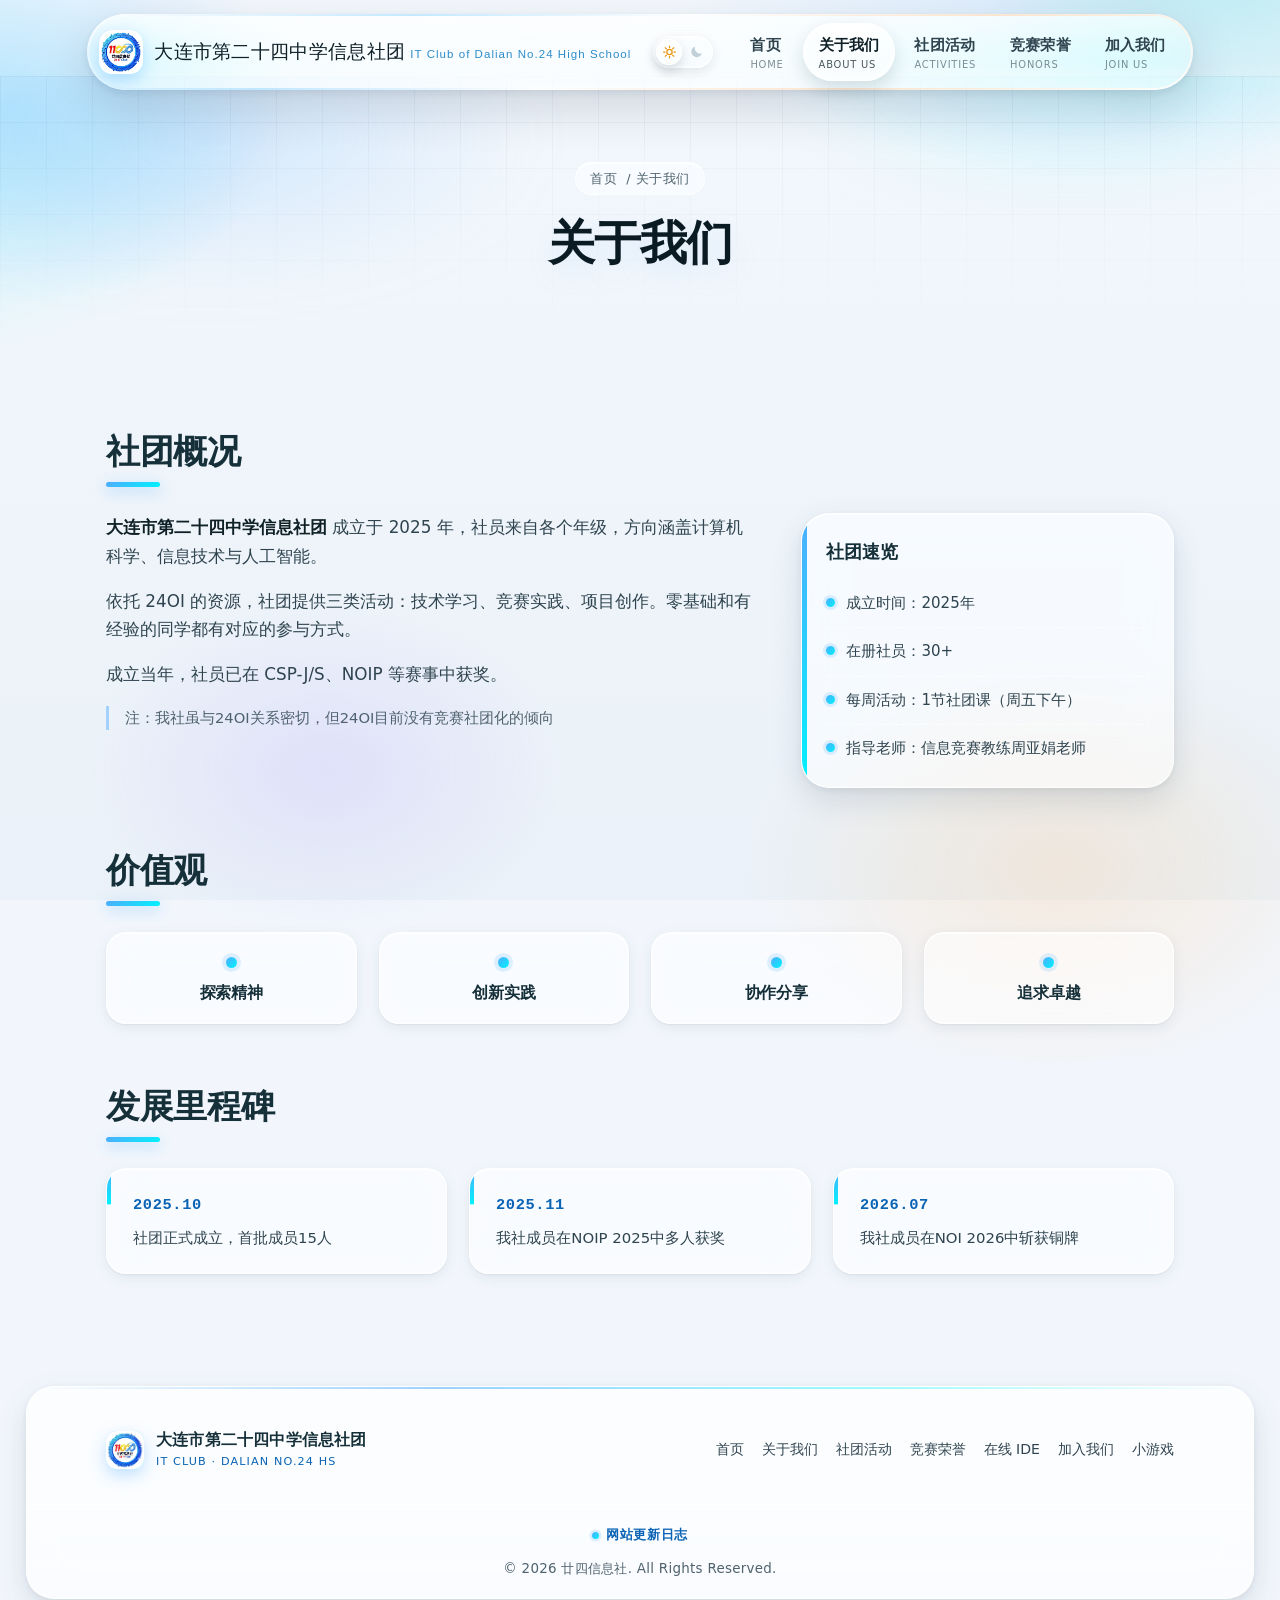
<file: info.html>
<!DOCTYPE html>
<html lang="zh-CN">
<head>
 <meta charset="UTF-8" />
 <meta name="viewport" content="width=device-width, initial-scale=1.0" />
 <title>关于我们 | 大连市第二十四中学信息社团</title>
 <meta name="description" content="大连市第二十四中学信息社团：成立背景、活动内容与发展里程碑。" />
 <link rel="icon" href="logo.jpg" type="image/png" />
 <link rel="stylesheet" href="theme.css" />
    <!-- theme-boot-script -->
    <script>(function(){try{var t=localStorage.getItem('itclub-theme');if(!t){t=(window.matchMedia&&window.matchMedia('(prefers-color-scheme: dark)').matches)?'dark':'light'}document.documentElement.setAttribute('data-theme',t)}catch(e){document.documentElement.setAttribute('data-theme','light')}})();</script>
</head>
<body>

 <a class="skip-link" href="#main">跳到主要内容</a>
 <div class="progress" aria-hidden="true"></div>

 <!-- ===== 顶部导航 ===== -->
 <header class="topbar">
 <div class="topbar-inner">
 <a class="brand" href="index.html" aria-label="大连市第二十四中学信息社团首页">
 <span class="brand-mark"><img src="logo.jpg" alt=""></span>
 <span class="brand-text">
 <span class="brand-title">大连市第二十四中学信息社团</span>
 <span class="brand-sub">IT Club of Dalian No.24 High School</span>
 </span>
 </a>

 <button class="nav-toggle" type="button" aria-expanded="false" aria-controls="siteNav" aria-label="展开导航菜单">
 <span></span><span></span><span></span>
 </button>

 <button class="theme-toggle" id="themeToggle" type="button" aria-pressed="false" aria-label="切换黑夜模式" title="切换白天/黑夜模式"><svg class="tt-ico tt-sun" viewBox="0 0 24 24" fill="none" stroke="currentColor" stroke-width="2" stroke-linecap="round" aria-hidden="true"><circle cx="12" cy="12" r="4.2"></circle><path d="M12 2.5v2.4M12 19.1v2.4M2.5 12h2.4M19.1 12h2.4M5.3 5.3l1.7 1.7M17 17l1.7 1.7M18.7 5.3L17 7M7 17l-1.7 1.7"></path></svg><svg class="tt-ico tt-moon" viewBox="0 0 24 24" fill="currentColor" aria-hidden="true"><path d="M20.6 14.2A8.6 8.6 0 0 1 9.8 3.4a8.6 8.6 0 1 0 10.8 10.8Z"></path></svg><span class="tt-knob" aria-hidden="true"></span></button>
 <nav class="nav" id="siteNav" aria-label="主导航">
 <ul class="nav-list">
 <li><a class="nav-link" href="index.html">首页<small>Home</small></a></li>
 <li><a class="nav-link" href="info.html">关于我们<small>About Us</small></a></li>
 <li><a class="nav-link" href="act.html">社团活动<small>Activities</small></a></li>
 <li><a class="nav-link" href="honors.html">竞赛荣誉<small>Honors</small></a></li>
 <li><a class="nav-link" href="contact.html">加入我们<small>Join Us</small></a></li>
 </ul>
 </nav>
 </div>
 </header>

 <main id="main">

 <!-- ===== 页头横幅 ===== -->
 <section class="page-hero">
 <span class="breadcrumb"><a href="index.html">首页</a> / 关于我们</span>
 <h2>关于我们</h2>
 </section>

 <div class="content">

 <!-- 社团概况 -->
 <section class="block">
 <h3 class="section-title reveal">社团概况</h3>
 <div class="split">
 <div class="prose reveal">
 <p><strong>大连市第二十四中学信息社团</strong> 成立于 2025 年，社员来自各个年级，方向涵盖计算机科学、信息技术与人工智能。</p>
 <p>依托 24OI 的资源，社团提供三类活动：技术学习、竞赛实践、项目创作。零基础和有经验的同学都有对应的参与方式。</p>
 <p>成立当年，社员已在 CSP-J/S、NOIP 等赛事中获奖。</p>
 <p class="fine">注：我社虽与24OI关系密切，但24OI目前没有竞赛社团化的倾向</p>
 </div>
 <aside class="facts reveal">
 <h3> 社团速览</h3>
 <ul>
 <li><span class="i"></span> 成立时间：2025年</li>
 <li><span class="i"></span> 在册社员：30+</li>
 <li><span class="i"></span> 每周活动：1节社团课（周五下午）</li>
 <li><span class="i"></span> 指导老师：信息竞赛教练周亚娟老师</li>
 </ul>
 </aside>
 </div>
 </section>

 <!-- 价值观 -->
 <section class="block">
 <h3 class="section-title reveal">价值观</h3>
 <div class="values">
 <div class="value reveal-in" data-reveal-group="values">
 <span class="icon"></span>
 <h4>探索精神</h4>
 </div>
 <div class="value reveal-in" data-reveal-group="values">
 <span class="icon"></span>
 <h4>创新实践</h4>
 </div>
 <div class="value reveal-in" data-reveal-group="values">
 <span class="icon"></span>
 <h4>协作分享</h4>
 </div>
 <div class="value reveal-in" data-reveal-group="values">
 <span class="icon"></span>
 <h4>追求卓越</h4>
 </div>
 </div>
 </section>

 <!-- 发展里程碑 -->
 <section class="block">
 <h3 class="section-title reveal">发展里程碑</h3>
 <div class="milestones">
 <div class="milestone reveal-in" data-reveal-group="miles">
 <span class="date">2025.10</span>
 <p>社团正式成立，首批成员15人</p>
 </div>
 <div class="milestone reveal-in" data-reveal-group="miles">
 <span class="date">2025.11</span>
 <p>我社成员在NOIP 2025中多人获奖</p>
 </div>
 <div class="milestone reveal-in" data-reveal-group="miles">
 <span class="date">2026.07</span>
 <p>我社成员在NOI 2026中斩获铜牌</p>
 </div>
 </div>
 </section>

 </div>

 </main>

 <!-- ===== 页脚 ===== -->
 <footer>
 <div class="footer-inner">
 <div class="footer-brand">
 <span class="brand-mark"><img src="logo.jpg" alt=""></span>
 <span>
 <strong>大连市第二十四中学信息社团</strong>
 <small>IT CLUB · DALIAN NO.24 HS</small>
 </span>
 </div>
 <nav class="footer-nav" aria-label="页脚导航">
 <a href="index.html">首页</a>
 <a href="info.html">关于我们</a>
 <a href="act.html">社团活动</a>
 <a href="honors.html">竞赛荣誉</a>
 <a href="ide.html">在线 IDE</a>
 <a href="contact.html">加入我们</a>
                <a href="game.html">小游戏</a>
 </nav>
 </div>
 <div class="footer-bottom">
 <a class="footer-log-link" href="website_logs.html">网站更新日志</a>
 &copy; 2026 廿四信息社. All Rights Reserved.
 </div>
 </footer>

 <button class="to-top" id="toTop" type="button" aria-label="回到顶部">↑</button>
 <script src="theme.js"></script>

</body>
</html>
</file>
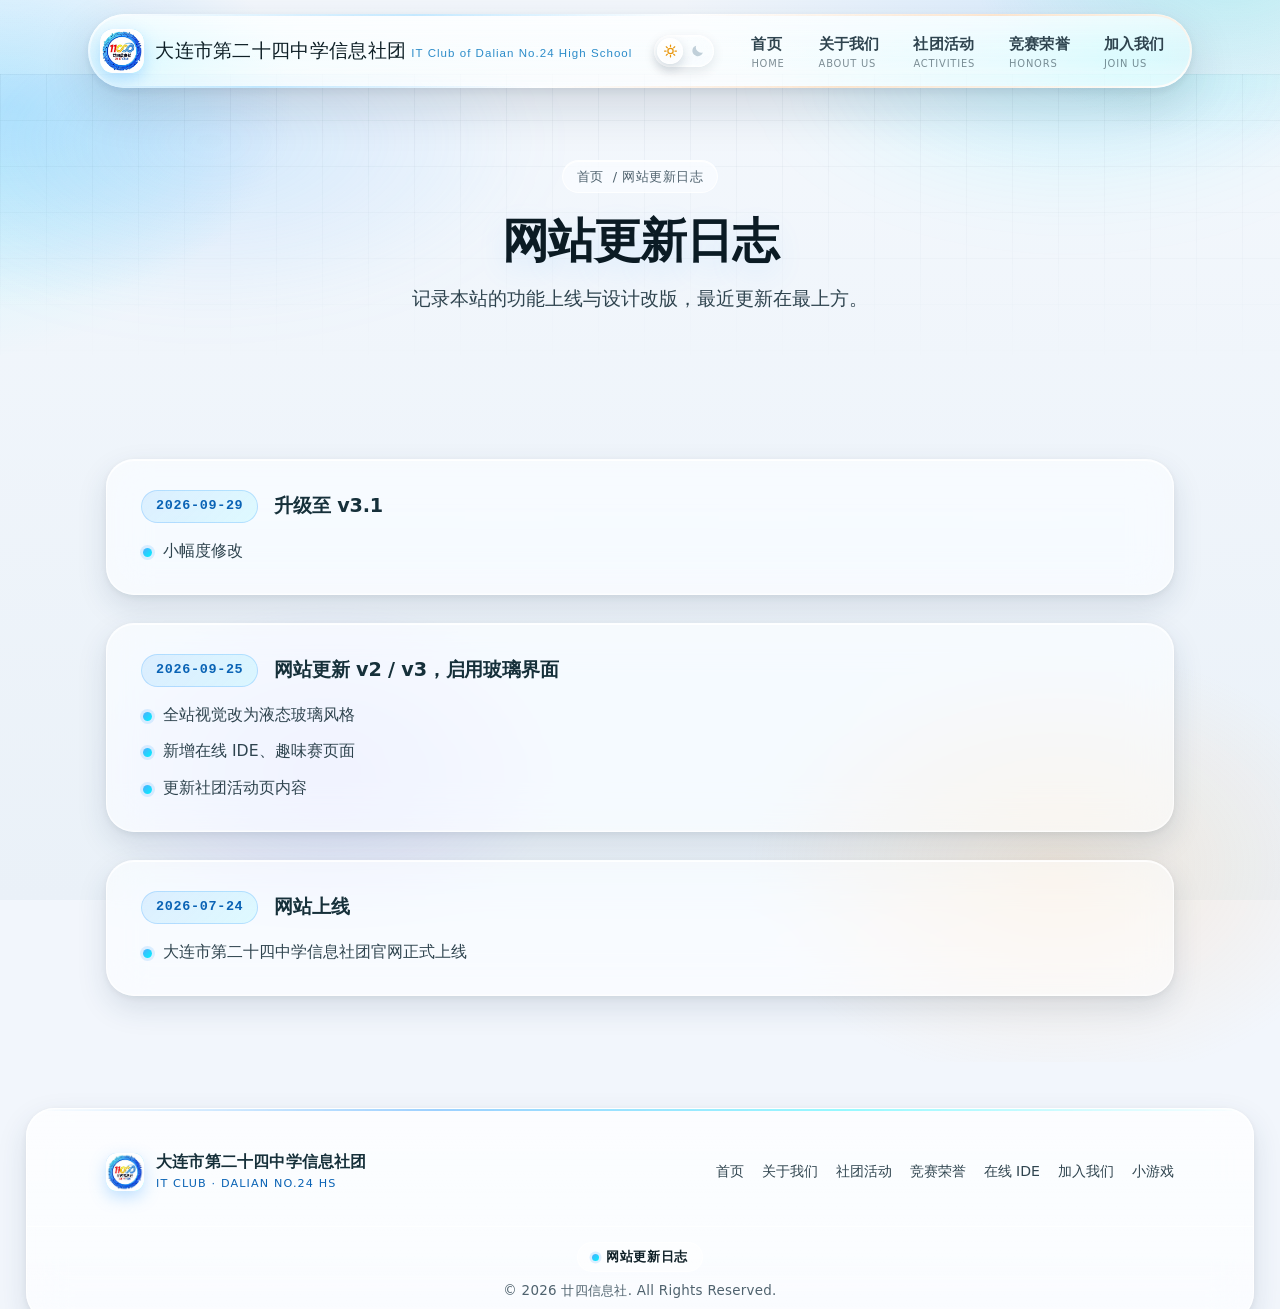
<file: website_logs.html>
﻿<!DOCTYPE html>
<html lang="zh-CN">
<head>
    <meta charset="UTF-8" />
    <meta name="viewport" content="width=device-width, initial-scale=1.0" />
    <title>网站更新日志 | 大连市第二十四中学信息社团</title>
    <meta name="description" content="大连市第二十四中学信息社团官网更新日志 — 记录本站功能上线与视觉改版的历史。" />
    <link rel="icon" href="logo.jpg" type="image/png" />
    <link rel="stylesheet" href="theme.css" />
    <!-- theme-boot-script -->
    <script>(function(){try{var t=localStorage.getItem('itclub-theme');if(!t){t=(window.matchMedia&&window.matchMedia('(prefers-color-scheme: dark)').matches)?'dark':'light'}document.documentElement.setAttribute('data-theme',t)}catch(e){document.documentElement.setAttribute('data-theme','light')}})();</script>
</head>
<body>

    <a class="skip-link" href="#main">跳到主要内容</a>
    <div class="progress" aria-hidden="true"></div>

    <!-- ===== 顶部导航 ===== -->
    <header class="topbar">
        <div class="topbar-inner">
            <a class="brand" href="index.html" aria-label="大连市第二十四中学信息社团首页">
                <span class="brand-mark"><img src="logo.jpg" alt=""></span>
                <span class="brand-text">
                    <span class="brand-title">大连市第二十四中学信息社团</span>
                    <span class="brand-sub">IT Club of Dalian No.24 High School</span>
                </span>
            </a>

            <button class="nav-toggle" type="button" aria-expanded="false" aria-controls="siteNav" aria-label="展开导航菜单">
                <span></span><span></span><span></span>
            </button>

            <button class="theme-toggle" id="themeToggle" type="button" aria-pressed="false" aria-label="切换黑夜模式" title="切换白天/黑夜模式"><svg class="tt-ico tt-sun" viewBox="0 0 24 24" fill="none" stroke="currentColor" stroke-width="2" stroke-linecap="round" aria-hidden="true"><circle cx="12" cy="12" r="4.2"></circle><path d="M12 2.5v2.4M12 19.1v2.4M2.5 12h2.4M19.1 12h2.4M5.3 5.3l1.7 1.7M17 17l1.7 1.7M18.7 5.3L17 7M7 17l-1.7 1.7"></path></svg><svg class="tt-ico tt-moon" viewBox="0 0 24 24" fill="currentColor" aria-hidden="true"><path d="M20.6 14.2A8.6 8.6 0 0 1 9.8 3.4a8.6 8.6 0 1 0 10.8 10.8Z"></path></svg><span class="tt-knob" aria-hidden="true"></span></button>
            <nav class="nav" id="siteNav" aria-label="主导航">
                <ul class="nav-list">
                    <li><a class="nav-link" href="index.html">首页<small>Home</small></a></li>
                    <li><a class="nav-link" href="info.html">关于我们<small>About Us</small></a></li>
                    <li><a class="nav-link" href="act.html">社团活动<small>Activities</small></a></li>
                    <li><a class="nav-link" href="honors.html">竞赛荣誉<small>Honors</small></a></li>
                    <li><a class="nav-link" href="contact.html">加入我们<small>Join Us</small></a></li>
                </ul>
            </nav>
        </div>
    </header>

    <main id="main">

        <!-- ===== 横幅 ===== -->
        <section class="page-hero">
            <span class="breadcrumb"><a href="index.html">首页</a> / 网站更新日志</span>
            <h2>网站更新日志</h2>
            <p>记录本站的功能上线与设计改版，最近更新在最上方。</p>
        </section>

        <!-- ===== 日志列表 ===== -->
        <div class="content">
            <div class="logs">

                <article class="log-entry">
                    <div class="log-head">
                        <span class="log-date">2026-09-29</span>
                        <h3>升级至 v3.1</h3>
                    </div>
                    <ul>
                        <li>小幅度修改</li>
                    </ul>
                </article>

                <article class="log-entry">
                    <div class="log-head">
                        <span class="log-date">2026-09-25</span>
                        <h3>网站更新 v2 / v3，启用玻璃界面</h3>
                    </div>
                    <ul>
                        <li>全站视觉改为液态玻璃风格</li>
                        <li>新增在线 IDE、趣味赛页面</li>
                        <li>更新社团活动页内容</li>
                    </ul>
                </article>

                <article class="log-entry">
                    <div class="log-head">
                        <span class="log-date">2026-07-24</span>
                        <h3>网站上线</h3>
                    </div>
                    <ul>
                        <li>大连市第二十四中学信息社团官网正式上线</li>
                    </ul>
                </article>

            </div>

        </div>

    </main>

    <!-- ===== 页脚 ===== -->
    <footer>
        <div class="footer-inner">
            <div class="footer-brand">
                <span class="brand-mark"><img src="logo.jpg" alt=""></span>
                <span>
                    <strong>大连市第二十四中学信息社团</strong>
                    <small>IT CLUB · DALIAN NO.24 HS</small>
                </span>
            </div>
            <nav class="footer-nav" aria-label="页脚导航">
                <a href="index.html">首页</a>
                <a href="info.html">关于我们</a>
                <a href="act.html">社团活动</a>
                <a href="honors.html">竞赛荣誉</a>
                <a href="ide.html">在线 IDE</a>
                <a href="contact.html">加入我们</a>
                <a href="game.html">小游戏</a>
            </nav>
        </div>
        <div class="footer-bottom">
            <a class="footer-log-link is-current" href="website_logs.html" aria-current="page">网站更新日志</a>
            &copy; 2026 廿四信息社. All Rights Reserved.
        </div>
    </footer>

    <button class="to-top" id="toTop" type="button" aria-label="回到顶部">↑</button>
    <script src="theme.js"></script>
</body>
</html>
</file>
<file: theme.css>
/* =========================================================
   大连市第二十四中学信息社团 · 全站主题样式 v2
   设计基调：深海蓝 + 极光的品牌渐变、玻璃拟态导航、
            柔和分层阴影、克制的微动效
   ========================================================= */

/* ---------- 1. 设计变量 ---------- */
:root {
    --bg: #edf1f7;
    --bg-soft: #f6f9fc;
    --surface: #ffffff;
    --surface-2: #f7fafc;
    --ink: #0b1b24;
    --ink-2: #2f444f;
    --muted: #4f626e;
    --line: #e2e9f1;

    --brand-900: #07131a;
    --brand-800: #0f2027;
    --brand-700: #16303a;
    --brand-600: #203a43;

    --accent: #4facfe;
    --accent-2: #00f2fe;
    --accent-deep: #0a63b5;
    --amber: #f39c12;
    --amber-2: #ffc256;

    --grad-accent: linear-gradient(135deg, #4facfe 0%, #00f2fe 100%);
    --grad-amber: linear-gradient(135deg, #f39c12 0%, #ffc256 100%);
    --grad-brand: linear-gradient(125deg, #0f2027 0%, #203a43 45%, #0f3b4c 100%);

    --r-sm: 10px;
    --r-md: 16px;
    --r-lg: 22px;
    --r-xl: 30px;
    --pill: 999px;

    --sh-1: 0 1px 2px rgba(11, 27, 36, .05), 0 2px 8px rgba(11, 27, 36, .05);
    --sh-2: 0 6px 18px rgba(11, 27, 36, .07), 0 2px 6px rgba(11, 27, 36, .04);
    --sh-3: 0 18px 40px rgba(11, 27, 36, .12), 0 4px 12px rgba(11, 27, 36, .06);
    --sh-accent: 0 10px 26px rgba(79, 172, 254, .32);
    --sh-amber: 0 10px 26px rgba(243, 156, 18, .30);

    --pad: clamp(16px, 5vw, 56px);
    --maxw: 1180px;
    --ease: cubic-bezier(.22, .61, .36, 1);
    --t-fast: .18s var(--ease);
    --t: .28s var(--ease);
    --t-slow: .55s var(--ease);

    --font: 'PingFang SC', 'HarmonyOS Sans SC', 'Microsoft YaHei', 'Segoe UI', Roboto, system-ui, sans-serif;
    --font-mono: 'JetBrains Mono', 'Fira Code', 'Cascadia Code', Consolas, 'Courier New', monospace;
}

/* ---------- 2. 基础重置 ---------- */
*,
*::before,
*::after {
    margin: 0;
    padding: 0;
    box-sizing: border-box;
}

html {
    -webkit-text-size-adjust: 100%;
    scroll-behavior: smooth;
}

body {
    font-family: var(--font);
    background: var(--bg);
    color: var(--ink);
    line-height: 1.68;
    min-height: 100vh;
    display: flex;
    flex-direction: column;
    overflow-x: hidden;
    -webkit-font-smoothing: antialiased;
    text-rendering: optimizeLegibility;
}

main {
    flex: 1 0 auto;
}

/* 页面底层光晕 */
body::before {
    content: '';
    position: fixed;
    inset: 0;
    z-index: -1;
    pointer-events: none;
    background:
        radial-gradient(58% 42% at 88% -6%, rgba(79, 172, 254, .16), transparent 62%),
        radial-gradient(46% 38% at -8% 18%, rgba(0, 242, 254, .12), transparent 60%),
        linear-gradient(180deg, #f2f6fa 0%, #e9eff6 100%);
}

h1, h2, h3, h4 {
    line-height: 1.28;
    color: var(--ink);
    font-weight: 700;
    letter-spacing: -.01em;
}

/* 全站已统一为浅色玻璃材质：横幅 / 页脚 / 表头不再是深色块，
   标题统一跟随正文墨色，黑夜模式下由变量自动反白 */
.topbar h1,
.topbar h2,
.topbar h3,
.topbar h4,
.hero h1,
.hero h2,
.hero h3,
.hero h4,
.page-hero h1,
.page-hero h2,
.page-hero h3,
.page-hero h4,
footer h1,
footer h2,
footer h3,
footer h4,
thead th {
    color: var(--ink);
}

a {
    color: inherit;
    text-decoration: none;
}

img {
    display: block;
    max-width: 100%;
}

ul {
    list-style: none;
}

::selection {
    background: rgba(79, 172, 254, .28);
    color: var(--brand-900);
}

:focus-visible {
    outline: 2.5px solid var(--accent-deep);
    outline-offset: 3px;
    border-radius: 6px;
}

/* 细滚动条 */
* {
    scrollbar-width: thin;
    scrollbar-color: rgba(79, 172, 254, .6) transparent;
}

::-webkit-scrollbar {
    width: 10px;
    height: 10px;
}

::-webkit-scrollbar-track {
    background: transparent;
}

::-webkit-scrollbar-thumb {
    background: linear-gradient(180deg, #7dbdf7, #4facfe);
    border: 2px solid transparent;
    background-clip: padding-box;
    border-radius: var(--pill);
}

::-webkit-scrollbar-thumb:hover {
    background: linear-gradient(180deg, #4facfe, #00d5e8);
    background-clip: padding-box;
}

.skip-link {
    position: absolute;
    left: 12px;
    top: -60px;
    z-index: 2000;
    background: var(--brand-800);
    color: #fff;
    padding: 10px 18px;
    border-radius: 0 0 12px 12px;
    font-size: .9rem;
    transition: top var(--t);
}

.skip-link:focus {
    top: 0;
}

/* 仅供读屏设备 */
.sr-only {
    position: absolute;
    width: 1px;
    height: 1px;
    padding: 0;
    margin: -1px;
    overflow: hidden;
    clip: rect(0, 0, 0, 0);
    clip-path: inset(50%);
    white-space: nowrap;
    border: 0;
}

/* ---------- 3. 版式骨架 ---------- */
.wrap {
    width: 100%;
    max-width: var(--maxw);
    margin-inline: auto;
    padding-inline: var(--pad);
}

.section {
    padding-block: clamp(44px, 7vw, 82px);
}

.section--tight {
    padding-block: clamp(26px, 4vw, 44px);
}

.eyebrow {
    display: inline-flex;
    align-items: center;
    gap: 8px;
    font-size: .8rem;
    font-weight: 700;
    letter-spacing: .12em;
    text-transform: uppercase;
    color: var(--accent-deep);
    background: rgba(79, 172, 254, .1);
    border: 1px solid rgba(79, 172, 254, .22);
    padding: 6px 14px;
    border-radius: var(--pill);
    margin-bottom: 16px;
}

.section-title {
    font-size: clamp(1.5rem, 3.1vw, 2.15rem);
    color: var(--brand-700);
    display: inline-block;
    position: relative;
    padding-bottom: 14px;
    margin-bottom: 26px;
}

.section-title::after {
    content: '';
    position: absolute;
    left: 0;
    bottom: 0;
    width: 54px;
    height: 5px;
    border-radius: var(--pill);
    background: var(--grad-accent);
    box-shadow: 0 4px 14px rgba(79, 172, 254, .45);
}

.section-title--center {
    display: block;
    text-align: center;
}

.section-title--center::after {
    left: 50%;
    transform: translateX(-50%);
    width: 72px;
}

.section-lead {
    color: var(--ink-2);
    max-width: 720px;
    margin-bottom: 26px;
    font-size: 1.03rem;
}

/* ---------- 4. 顶部导航 ---------- */
.topbar {
    position: sticky;
    top: 0;
    z-index: 1000;
    background: rgba(9, 24, 31, .82);
    backdrop-filter: blur(18px) saturate(160%);
    -webkit-backdrop-filter: blur(18px) saturate(160%);
    border-bottom: 1px solid rgba(255, 255, 255, .08);
    box-shadow: 0 6px 24px rgba(7, 19, 26, .28);
}

.topbar::after {
    content: '';
    position: absolute;
    inset-inline: 0;
    bottom: -1px;
    height: 2px;
    background: linear-gradient(90deg, transparent, rgba(79, 172, 254, .85), rgba(0, 242, 254, .65), transparent);
    opacity: .7;
}

.topbar-inner {
    width: 100%;
    max-width: var(--maxw);
    margin-inline: auto;
    padding: 12px var(--pad);
    display: flex;
    align-items: center;
    justify-content: space-between;
    gap: 18px;
}

.brand {
    display: flex;
    align-items: center;
    gap: 13px;
    min-width: 0;
}

.brand-mark {
    width: 44px;
    height: 44px;
    flex-shrink: 0;
    border-radius: 13px;
    overflow: hidden;
    background: var(--grad-accent);
    display: grid;
    place-items: center;
    box-shadow: 0 6px 18px rgba(79, 172, 254, .4), inset 0 0 0 1px rgba(255, 255, 255, .35);
    transition: transform var(--t), box-shadow var(--t);
}

.brand:hover .brand-mark {
    transform: rotate(-5deg) scale(1.06);
    box-shadow: 0 10px 26px rgba(0, 242, 254, .48), inset 0 0 0 1px rgba(255, 255, 255, .5);
}

.brand-mark img {
    width: 100%;
    height: 100%;
    object-fit: cover;
}

.brand-text {
    min-width: 0;
}

.brand-text h1,
.brand-text .brand-title {
    font-size: clamp(1rem, 1.9vw, 1.2rem);
    color: #fff;
    letter-spacing: .3px;
    white-space: nowrap;
    overflow: hidden;
    text-overflow: ellipsis;
}

.brand-text p,
.brand-text .brand-sub {
    font-size: .72rem;
    letter-spacing: .09em;
    color: #6ec6ff;
    font-family: 'Segoe UI', Tahoma, Geneva, Verdana, sans-serif;
    white-space: nowrap;
    overflow: hidden;
    text-overflow: ellipsis;
}

/* 汉堡按钮（仅窄屏） */
.nav-toggle {
    display: none;
    width: 44px;
    height: 40px;
    border: 1px solid rgba(255, 255, 255, .18);
    background: rgba(255, 255, 255, .06);
    border-radius: 12px;
    cursor: pointer;
    padding: 0;
    position: relative;
    flex-shrink: 0;
    transition: background var(--t-fast), border-color var(--t-fast);
}

.nav-toggle:hover {
    background: rgba(79, 172, 254, .18);
    border-color: rgba(79, 172, 254, .5);
}

.nav-toggle span {
    position: absolute;
    left: 11px;
    right: 11px;
    height: 2px;
    border-radius: 2px;
    background: #eaf4ff;
    transition: transform var(--t), opacity var(--t-fast), width var(--t);
}

.nav-toggle span:nth-child(1) { top: 13px; }
.nav-toggle span:nth-child(2) { top: 19px; width: 14px; }
.nav-toggle span:nth-child(3) { top: 25px; }

.nav-toggle[aria-expanded="true"] span:nth-child(1) { transform: translateY(6px) rotate(45deg); }
.nav-toggle[aria-expanded="true"] span:nth-child(2) { opacity: 0; }
.nav-toggle[aria-expanded="true"] span:nth-child(3) { transform: translateY(-6px) rotate(-45deg); }

.nav-list {
    display: flex;
    align-items: center;
    gap: 4px;
}

.nav-list li {
    position: relative;
}

.nav-link {
    display: block;
    padding: 9px 15px;
    border-radius: var(--pill);
    color: rgba(255, 255, 255, .82);
    font-size: .95rem;
    font-weight: 600;
    letter-spacing: .2px;
    position: relative;
    transition: color var(--t-fast), background var(--t-fast), transform var(--t-fast);
}

.nav-link:hover {
    color: #fff;
    background: rgba(79, 172, 254, .16);
}

.nav-link small {
    display: block;
    font-size: .62rem;
    font-weight: 500;
    letter-spacing: .08em;
    opacity: .6;
    text-transform: uppercase;
    margin-top: -2px;
}

.nav-link.is-active {
    color: #04222e;
    background: var(--grad-accent);
    box-shadow: var(--sh-accent);
}

.nav-link.is-active small {
    opacity: .75;
}

/* ---------- 5. 按钮 ---------- */
.btn {
    position: relative;
    overflow: hidden;
    display: inline-flex;
    align-items: center;
    justify-content: center;
    gap: 9px;
    padding: 13px 30px;
    border: 0;
    border-radius: var(--pill);
    font-family: inherit;
    font-size: 1rem;
    font-weight: 700;
    letter-spacing: .3px;
    color: #fff;
    cursor: pointer;
    isolation: isolate;
    transition: transform var(--t), box-shadow var(--t), filter var(--t);
}

.btn::after {
    content: '';
    position: absolute;
    inset: 0;
    z-index: 1;
    background: linear-gradient(110deg, transparent 20%, rgba(255, 255, 255, .42) 45%, transparent 70%);
    transform: translateX(-115%);
    transition: transform .7s var(--ease);
}

.btn:hover {
    transform: translateY(-3px);
}

.btn:hover::after {
    transform: translateX(115%);
}

.btn:active {
    transform: translateY(-1px) scale(.985);
}

.btn-primary {
    background: var(--grad-accent);
    box-shadow: var(--sh-accent);
    color: #03222e;
}

.btn-primary:hover {
    box-shadow: 0 16px 34px rgba(0, 242, 254, .42);
}

.btn-amber {
    background: var(--grad-amber);
    box-shadow: var(--sh-amber);
    color: #3a2200;
}

.btn-amber:hover {
    box-shadow: 0 16px 34px rgba(243, 156, 18, .4);
}

.btn-ghost {
    background: rgba(255, 255, 255, .1);
    border: 1px solid rgba(255, 255, 255, .32);
    color: #fff;
    backdrop-filter: blur(6px);
}

.btn-ghost:hover {
    background: rgba(255, 255, 255, .2);
}

.btn-outline {
    background: var(--surface);
    color: var(--accent-deep);
    border: 1.5px solid rgba(79, 172, 254, .5);
    box-shadow: var(--sh-1);
}

.btn-outline:hover {
    background: rgba(79, 172, 254, .08);
    border-color: var(--accent);
}

.btn-row {
    display: flex;
    flex-wrap: wrap;
    gap: 14px;
    justify-content: center;
}

/* ---------- 6. 首页 Hero（透明融入极光壁纸的玻璃横幅） ---------- */
.hero {
    --hero-grad: linear-gradient(96deg, #0a63b5 0%, #2a94e6 46%, #00b6cc 100%);
    position: relative;
    overflow: hidden;
    background: transparent;
    color: var(--ink);
    padding: clamp(72px, 12vw, 150px) var(--pad) clamp(64px, 10vw, 128px);
    text-align: center;
    isolation: isolate;
}

/* 柔光斑：浅色壁纸上收淡浓度，blur 放大更透气 */
.hero::before {
    content: '';
    position: absolute;
    inset: -30% -12%;
    z-index: -2;
    background:
        radial-gradient(38% 46% at 18% 26%, rgba(79, 172, 254, .22), transparent 66%),
        radial-gradient(34% 42% at 82% 18%, rgba(0, 242, 254, .14), transparent 66%),
        radial-gradient(40% 50% at 62% 96%, rgba(26, 127, 224, .16), transparent 68%);
    filter: blur(30px);
    animation: drift 22s ease-in-out infinite alternate;
}

@keyframes drift {
    from { transform: translate3d(-2%, -1%, 0) scale(1); }
    to { transform: translate3d(3%, 2%, 0) scale(1.08); }
}

/* 细网格：浅色底改用极淡墨蓝线 */
.hero::after {
    content: '';
    position: absolute;
    inset: 0;
    z-index: -1;
    background-image:
        linear-gradient(rgba(28, 62, 90, .05) 1px, transparent 1px),
        linear-gradient(90deg, rgba(28, 62, 90, .05) 1px, transparent 1px);
    background-size: 58px 58px;
    mask-image: radial-gradient(78% 76% at 50% 42%, #000 32%, transparent 100%);
    -webkit-mask-image: radial-gradient(78% 76% at 50% 42%, #000 32%, transparent 100%);
}

.hero .eyebrow {
    color: var(--accent-deep);
    background: rgba(255, 255, 255, .5);
    border: 1px solid rgba(255, 255, 255, .85);
    backdrop-filter: saturate(160%) blur(12px);
    -webkit-backdrop-filter: saturate(160%) blur(12px);
    box-shadow: inset 0 1px 0 rgba(255, 255, 255, .9), 0 6px 16px rgba(28, 62, 90, .08);
}

/* 社名为主，校名作引题小字收在大标题上方 */
.hero h2 {
    color: var(--ink);
    font-size: clamp(2.4rem, 6.4vw, 4.4rem);
    font-weight: 800;
    letter-spacing: .06em;
    margin-bottom: 34px;
    text-shadow: 0 12px 34px rgba(79, 172, 254, .16);
}

.hero h2 .hero-school {
    display: block;
    font-size: clamp(.9rem, 1.9vw, 1.12rem);
    font-weight: 500;
    letter-spacing: .3em;
    text-indent: .3em;
    color: var(--muted);
    margin-bottom: 16px;
}

.hero .btn-row {
    margin-top: 4px;
}

.hero h2 .grad {
    background: var(--hero-grad);
    -webkit-background-clip: text;
    background-clip: text;
    -webkit-text-fill-color: transparent;
    color: transparent;
}

.hero p {
    font-size: clamp(1rem, 2.2vw, 1.28rem);
    color: var(--ink-2);
    max-width: 640px;
    margin: 0 auto 34px;
}

.hero-fade {
    opacity: 0;
    transform: translateY(26px);
    animation: riseIn .95s var(--ease) forwards;
}

.hero-fade:nth-child(2) { animation-delay: .06s; }
.hero-fade:nth-child(3) { animation-delay: .16s; }
.hero-fade:nth-child(4) { animation-delay: .26s; }
.hero-fade:nth-child(5) { animation-delay: .36s; }

@keyframes riseIn {
    to { opacity: 1; transform: none; }
}

/* 弧形收边不再需要：横幅与页面共用同一张壁纸 */
.hero-curve {
    display: none;
}

/* ---------- 7. 通用卡片 ---------- */
.grid {
    display: grid;
    gap: clamp(18px, 2.4vw, 28px);
}

.grid--3 {
    grid-template-columns: repeat(auto-fit, minmax(258px, 1fr));
}

.grid--4 {
    grid-template-columns: repeat(auto-fit, minmax(180px, 1fr));
}

.card {
    position: relative;
    background: var(--surface);
    border: 1px solid var(--line);
    border-radius: var(--r-lg);
    padding: clamp(24px, 3vw, 34px) clamp(20px, 2.4vw, 28px);
    box-shadow: var(--sh-2);
    overflow: hidden;
    transition: transform var(--t), box-shadow var(--t), border-color var(--t);
}

/* 顶部渐变描边 */
.card::before {
    content: '';
    position: absolute;
    inset-inline: 0;
    top: 0;
    height: 3px;
    background: var(--grad-accent);
    transform: scaleX(0);
    transform-origin: left;
    transition: transform var(--t-slow);
}

.card::after {
    content: '';
    position: absolute;
    width: 210px;
    height: 210px;
    right: -110px;
    top: -110px;
    border-radius: 50%;
    background: radial-gradient(circle, rgba(79, 172, 254, .16), transparent 68%);
    opacity: 0;
    transition: opacity var(--t);
    pointer-events: none;
}

.card:hover {
    transform: translateY(-9px);
    border-color: rgba(79, 172, 254, .42);
    box-shadow: var(--sh-3);
}

.card:hover::before {
    transform: scaleX(1);
}

.card:hover::after {
    opacity: 1;
}

.card-icon {
    width: 62px;
    height: 62px;
    display: grid;
    place-items: center;
    font-size: 1.55rem;
    font-weight: 800;
    letter-spacing: .01em;
    color: var(--accent-deep);
    line-height: 1;
    border-radius: 18px;
    margin-bottom: 18px;
    background: linear-gradient(150deg, rgba(79, 172, 254, .2), rgba(0, 242, 254, .1));
    border: 1px solid rgba(79, 172, 254, .26);
    box-shadow: inset 0 1px 0 rgba(255, 255, 255, .8);
    transition: transform var(--t), box-shadow var(--t);
}

.card:hover .card-icon {
    transform: translateY(-3px) scale(1.05) rotate(-4deg);
    box-shadow: 0 10px 22px rgba(79, 172, 254, .28), inset 0 1px 0 rgba(255, 255, 255, .9);
}

.card h3 {
    font-size: 1.18rem;
    color: var(--brand-700);
    margin-bottom: 11px;
}

.card p {
    color: var(--muted);
    font-size: .95rem;
}

/* ---------- 8. 预备队说明块 ---------- */
.callout {
    position: relative;
    background: var(--surface);
    border: 1px solid var(--line);
    border-left: 5px solid transparent;
    border-image: linear-gradient(180deg, #4facfe, #00f2fe) 1;
    border-radius: var(--r-md);
    padding: clamp(20px, 3vw, 30px) clamp(22px, 3.4vw, 34px);
    box-shadow: var(--sh-2);
    max-width: 860px;
    margin-inline: auto;
    color: var(--ink-2);
    font-size: 1.03rem;
    line-height: 1.9;
}

.callout strong {
    color: var(--brand-800);
}

.callout .hl {
    color: var(--accent-deep);
    font-weight: 800;
    background: linear-gradient(transparent 62%, rgba(0, 242, 254, .34) 0);
    padding: 0 2px;
}

.callout .note {
    display: inline-block;
    margin-top: 12px;
    font-size: .93rem;
    color: var(--muted);
}

.pill-note {
    display: inline-flex;
    align-items: center;
    gap: 10px;
    margin-top: 22px;
    padding: 9px 22px;
    border-radius: var(--pill);
    background: linear-gradient(135deg, rgba(79, 172, 254, .16), rgba(0, 242, 254, .1));
    color: var(--ink-2);
    font-size: .92rem;
    font-weight: 600;
    letter-spacing: .3px;
    box-shadow: var(--sh-1), var(--glass-hi);
}

.pill-note span {
    font-size: .8rem;
    font-weight: 800;
    color: var(--accent-deep);
    text-transform: uppercase;
    letter-spacing: .1em;
}

/* ---------- 9. 友链 ---------- */
.friend-links {
    display: flex;
    flex-wrap: wrap;
    gap: 14px;
    justify-content: center;
}

.friend-links a {
    display: inline-flex;
    align-items: center;
    gap: 10px;
    padding: 11px 26px;
    border-radius: var(--pill);
    font-size: 1rem;
    font-weight: 600;
    color: var(--brand-700);
    background: var(--surface);
    border: 1.5px solid rgba(79, 172, 254, .4);
    box-shadow: var(--sh-1);
    transition: all var(--t);
}

.friend-links a .dot {
    width: 8px;
    height: 8px;
    border-radius: 50%;
    background: var(--grad-accent);
    box-shadow: 0 0 0 3px rgba(79, 172, 254, .2);
}

.friend-links a:hover {
    color: #03222e;
    background: var(--grad-accent);
    transform: translateY(-3px);
    box-shadow: var(--sh-accent);
}

.friend-links a:hover .dot {
    background: #03222e;
    box-shadow: 0 0 0 3px rgba(3, 34, 46, .18);
}

/* ---------- 10. 内页横幅（透明融入极光壁纸，与首页 Hero 同一语言） ---------- */
.page-hero {
    position: relative;
    overflow: hidden;
    isolation: isolate;
    background: transparent;
    color: var(--ink);
    text-align: center;
    padding: clamp(46px, 8vw, 86px) var(--pad) clamp(42px, 7vw, 76px);
}

.page-hero::before {
    content: '';
    position: absolute;
    inset: -40% -10%;
    z-index: -2;
    background:
        radial-gradient(32% 44% at 22% 34%, rgba(79, 172, 254, .2), transparent 68%),
        radial-gradient(30% 40% at 78% 22%, rgba(0, 242, 254, .12), transparent 68%);
    filter: blur(30px);
    animation: drift 26s ease-in-out infinite alternate;
}

.page-hero::after {
    content: '';
    position: absolute;
    inset: 0;
    z-index: -1;
    background-image:
        linear-gradient(rgba(28, 62, 90, .05) 1px, transparent 1px),
        linear-gradient(90deg, rgba(28, 62, 90, .05) 1px, transparent 1px);
    background-size: 46px 46px;
    mask-image: linear-gradient(180deg, #000, transparent 92%);
    -webkit-mask-image: linear-gradient(180deg, #000, transparent 92%);
}

.page-hero h2 {
    font-size: clamp(1.75rem, 4.6vw, 2.95rem);
    font-weight: 800;
    letter-spacing: -.02em;
    margin-bottom: 12px;
    text-shadow: 0 10px 30px rgba(79, 172, 254, .14);
}

.page-hero p {
    font-size: clamp(.98rem, 1.9vw, 1.18rem);
    color: var(--ink-2);
    max-width: 700px;
    margin-inline: auto;
}

.breadcrumb {
    display: inline-flex;
    align-items: center;
    gap: 9px;
    font-size: .8rem;
    letter-spacing: .04em;
    color: var(--muted);
    margin-bottom: 18px;
    padding: 5px 14px;
    border-radius: var(--pill);
    background: rgba(255, 255, 255, .5);
    border: 1px solid rgba(255, 255, 255, .85);
    box-shadow: inset 0 1px 0 rgba(255, 255, 255, .9);
    backdrop-filter: saturate(160%) blur(12px);
    -webkit-backdrop-filter: saturate(160%) blur(12px);
}

.breadcrumb a:hover {
    color: var(--accent-deep);
    text-decoration: underline;
}

/* ---------- 11. 内容容器 ---------- */
.content {
    width: 100%;
    max-width: var(--maxw);
    margin-inline: auto;
    padding: clamp(38px, 6vw, 68px) var(--pad) clamp(30px, 5vw, 56px);
}

.block + .block {
    margin-top: clamp(38px, 6vw, 60px);
}

/* ---------- 12. 关于我们：两栏 ---------- */
.split {
    display: grid;
    grid-template-columns: minmax(0, 1.75fr) minmax(240px, 1fr);
    gap: clamp(24px, 3.4vw, 44px);
    align-items: start;
}

.prose p {
    margin-bottom: 17px;
    font-size: 1.05rem;
    color: var(--ink-2);
}

.prose strong {
    color: var(--brand-800);
}

.prose .fine {
    font-size: .92rem;
    color: var(--muted);
    padding-left: 16px;
    border-left: 3px solid rgba(79, 172, 254, .45);
}

/* 速览卡 */
.facts {
    position: sticky;
    top: 96px;
    background: var(--surface);
    border: 1px solid var(--line);
    border-radius: var(--r-lg);
    padding: 26px 24px;
    box-shadow: var(--sh-2);
    overflow: hidden;
}

.facts::before {
    content: '';
    position: absolute;
    left: 0;
    top: 0;
    bottom: 0;
    width: 5px;
    background: var(--grad-accent);
}

.facts h3 {
    font-size: 1.15rem;
    color: var(--brand-700);
    margin-bottom: 16px;
}

.facts li {
    display: flex;
    align-items: flex-start;
    gap: 11px;
    padding: 11px 0;
    border-bottom: 1px dashed var(--line);
    font-size: .94rem;
    color: var(--ink-2);
}

.facts li:last-child {
    border-bottom: 0;
    padding-bottom: 0;
}

.facts li .i {
    width: 9px;
    height: 9px;
    border-radius: 50%;
    background: var(--grad-accent);
    box-shadow: 0 0 0 3px rgba(79, 172, 254, .18);
    flex-shrink: 0;
    margin-top: 7px;
}

/* 价值观 */
.values {
    display: grid;
    grid-template-columns: repeat(auto-fit, minmax(158px, 1fr));
    gap: clamp(14px, 2vw, 22px);
}

.value {
    background: var(--surface);
    border: 1px solid var(--line);
    border-radius: var(--r-md);
    padding: 24px 16px 20px;
    text-align: center;
    box-shadow: var(--sh-1);
    transition: transform var(--t), border-color var(--t), box-shadow var(--t);
}

.value:hover {
    transform: translateY(-6px);
    border-color: rgba(79, 172, 254, .45);
    box-shadow: var(--sh-3);
}

.value .icon {
    width: 11px;
    height: 11px;
    display: block;
    margin: 0 auto 14px;
    border-radius: 50%;
    background: var(--grad-accent);
    box-shadow: 0 0 0 4px rgba(79, 172, 254, .16);
    transition: transform var(--t);
}

.value:hover .icon {
    transform: scale(1.25);
}

.value h4 {
    font-size: 1.03rem;
    color: var(--brand-700);
}

/* 里程碑 */
.milestones {
    display: grid;
    grid-template-columns: repeat(auto-fit, minmax(212px, 1fr));
    gap: clamp(14px, 2vw, 22px);
}

.milestone {
    position: relative;
    background: var(--surface);
    border: 1px solid var(--line);
    border-radius: var(--r-md);
    padding: 22px 22px 22px 26px;
    box-shadow: var(--sh-1);
    overflow: hidden;
    transition: transform var(--t), box-shadow var(--t);
}

.milestone::before {
    content: '';
    position: absolute;
    left: 0;
    top: 0;
    bottom: 0;
    width: 4px;
    background: var(--grad-accent);
    transform: scaleY(.34);
    transform-origin: top;
    transition: transform var(--t-slow);
}

.milestone:hover {
    transform: translateY(-5px);
    box-shadow: var(--sh-3);
}

.milestone:hover::before {
    transform: scaleY(1);
}

.milestone .date {
    display: inline-block;
    font-family: var(--font-mono);
    font-weight: 800;
    font-size: .96rem;
    letter-spacing: .04em;
    color: var(--accent-deep);
    margin-bottom: 7px;
}

.milestone p {
    font-size: .93rem;
    color: var(--ink-2);
}

/* ---------- 13. 图片卡 ---------- */
.photos {
    display: grid;
    grid-template-columns: repeat(auto-fit, minmax(272px, 1fr));
    gap: clamp(16px, 2.2vw, 26px);
}

.photo {
    position: relative;
    background: var(--surface);
    border: 1px solid var(--line);
    border-radius: var(--r-lg);
    overflow: hidden;
    box-shadow: var(--sh-2);
    transition: transform var(--t), box-shadow var(--t);
}

.photo:hover {
    transform: translateY(-8px);
    box-shadow: var(--sh-3);
}

.photo img {
    width: 100%;
    height: 228px;
    object-fit: cover;
    background: #e9eef3;
    transition: transform .8s var(--ease);
}

.photo:hover img {
    transform: scale(1.055);
}

.photo figcaption {
    padding: 13px 18px;
    font-size: .9rem;
    color: var(--ink-2);
    display: flex;
    align-items: center;
    gap: 8px;
    border-top: 1px solid var(--line);
}

.photo figcaption::before {
    content: '';
    width: 16px;
    height: 2px;
    border-radius: 2px;
    background: var(--grad-accent);
    flex-shrink: 0;
}

.photo .zoom-hint {
    position: absolute;
    right: 14px;
    top: 14px;
    width: 34px;
    height: 34px;
    display: grid;
    place-items: center;
    border-radius: 50%;
    font-size: .9rem;
    color: #fff;
    background: rgba(9, 24, 31, .5);
    backdrop-filter: blur(6px);
    opacity: 0;
    transform: scale(.8);
    transition: all var(--t);
}

.photo:hover .zoom-hint {
    opacity: 1;
    transform: scale(1);
}

.photo--wide img {
    height: 300px;
}

/* ---------- 14. 链接卡（公众号报道）---------- */
.link-card {
    display: flex;
    align-items: flex-start;
    gap: 18px;
    background: var(--surface);
    border: 1px solid var(--line);
    border-radius: var(--r-md);
    padding: 22px 24px;
    box-shadow: var(--sh-1);
    position: relative;
    overflow: hidden;
    transition: transform var(--t), box-shadow var(--t), border-color var(--t);
}

.link-card::before {
    content: '';
    position: absolute;
    left: 0;
    top: 0;
    bottom: 0;
    width: 5px;
    background: var(--grad-accent);
    opacity: .85;
}

.link-card:hover {
    transform: translateX(6px);
    border-color: rgba(79, 172, 254, .4);
    box-shadow: var(--sh-3);
}

.link-card .school-logo {
    width: 52px;
    height: 52px;
    flex-shrink: 0;
    object-fit: contain;
    border-radius: 14px;
    padding: 6px;
    background: var(--surface-2);
    border: 1px solid var(--line);
    transition: transform var(--t);
}

.link-card:hover .school-logo {
    transform: scale(1.07);
}

.link-body {
    flex: 1;
    min-width: 0;
}

.link-body a {
    display: flex;
    flex-wrap: wrap;
    align-items: center;
    gap: 8px;
    font-size: 1.05rem;
    font-weight: 700;
    color: var(--brand-800);
    transition: color var(--t-fast);
}

.link-body a:hover {
    color: var(--accent-deep);
}

.link-body a .meta {
    font-size: .82rem;
    font-weight: 500;
    color: var(--muted);
    font-family: var(--font-mono);
}

.link-body a .ext {
    color: var(--accent-deep);
    transition: transform var(--t);
    display: inline-block;
}

.link-body a:hover .ext {
    transform: translate(3px, -3px);
}

.link-body .desc {
    margin-top: 8px;
    font-size: .94rem;
    color: var(--muted);
}

.stack > * + * {
    margin-top: 16px;
}

/* ---------- 15. 行动号召卡 ---------- */
.cta-card {
    display: flex;
    flex-wrap: wrap;
    align-items: center;
    justify-content: space-between;
    gap: 22px;
    padding: clamp(24px, 3.2vw, 34px) clamp(24px, 3.4vw, 38px);
    border-radius: var(--r-lg);
    border: 1px solid var(--line);
    background:
        radial-gradient(120% 160% at 100% 0%, rgba(79, 172, 254, .13), transparent 58%),
        var(--surface);
    box-shadow: var(--sh-2);
    position: relative;
    overflow: hidden;
    transition: transform var(--t), box-shadow var(--t);
}

.cta-card:hover {
    transform: translateY(-5px);
    box-shadow: var(--sh-3);
}

.cta-card .cta-info {
    flex: 1 1 320px;
    min-width: 0;
}

.cta-card .cta-info strong {
    display: block;
    font-size: 1.16rem;
    color: var(--brand-700);
    margin-bottom: 6px;
}

.cta-card .cta-info p {
    font-size: .93rem;
    color: var(--muted);
}

/* ---------- 16. 荣誉表格 ---------- */
.table-wrap {
    background: var(--surface);
    border: 1px solid var(--line);
    border-radius: var(--r-lg);
    box-shadow: var(--sh-2);
    overflow: hidden;
}

.table-scroll {
    overflow-x: auto;
}

table {
    width: 100%;
    border-collapse: collapse;
    font-size: .99rem;
    min-width: 540px;
}

thead th {
    background: linear-gradient(180deg, rgba(79, 172, 254, .16), rgba(79, 172, 254, .07));
    color: var(--brand-700);
    text-align: left;
    font-weight: 700;
    letter-spacing: .04em;
    font-size: .9rem;
    padding: 16px 22px;
    white-space: nowrap;
}

thead th:first-child {
    padding-left: 26px;
}

tbody tr {
    border-top: 1px solid var(--line);
    transition: background var(--t-fast);
}

tbody tr:nth-child(even) {
    background: var(--surface-2);
}

tbody tr:hover {
    background: rgba(79, 172, 254, .09);
}

tbody tr.is-top {
    background: linear-gradient(90deg, rgba(243, 156, 18, .1), rgba(79, 172, 254, .07));
}

tbody td {
    padding: 16px 22px;
    color: var(--ink-2);
    vertical-align: middle;
}

tbody td:first-child {
    padding-left: 26px;
    font-family: var(--font-mono);
    font-weight: 800;
    color: var(--brand-800);
    white-space: nowrap;
}

tbody td:last-child {
    padding-right: 26px;
}

.honor-icon {
    display: inline-block;
    width: 9px;
    height: 9px;
    border-radius: 50%;
    background: var(--grad-accent);
    margin-right: 10px;
    vertical-align: 2px;
}

.badge {
    display: inline-block;
    font-size: .74rem;
    font-weight: 800;
    letter-spacing: .05em;
    padding: 5px 13px;
    border-radius: var(--pill);
    white-space: nowrap;
    border: 1px solid transparent;
}

.badge-regular {
    color: #0a4b78;
    background: rgba(79, 172, 254, .16);
    border-color: rgba(79, 172, 254, .34);
}

.badge-gold {
    color: #7a5100;
    background: rgba(243, 156, 18, .18);
    border-color: rgba(243, 156, 18, .4);
}

.badge-silver {
    color: #47586a;
    background: rgba(120, 144, 163, .17);
    border-color: rgba(120, 144, 163, .36);
}

.badge-bronze {
    color: #2a1400;
    background: linear-gradient(135deg, #cd7f32, #e8a765);
    border-color: rgba(205, 127, 50, .55);
    box-shadow: 0 5px 14px rgba(205, 127, 50, .3);
}

/* ---------- 17. 联系方式卡 ---------- */
.contact-grid {
    display: grid;
    grid-template-columns: repeat(auto-fit, minmax(238px, 1fr));
    gap: clamp(18px, 2.6vw, 32px);
}

.contact-card {
    background: var(--surface);
    border: 1px solid var(--line);
    border-radius: var(--r-lg);
    padding: 28px 22px 24px;
    text-align: center;
    box-shadow: var(--sh-2);
    position: relative;
    overflow: hidden;
    transition: transform var(--t), box-shadow var(--t), border-color var(--t);
}

.contact-card::before {
    content: '';
    position: absolute;
    inset-inline: 0;
    top: 0;
    height: 84px;
    background: linear-gradient(180deg, rgba(79, 172, 254, .14), transparent);
    pointer-events: none;
}

.contact-card:hover {
    transform: translateY(-9px);
    border-color: rgba(79, 172, 254, .42);
    box-shadow: var(--sh-3);
}

.contact-card h3 {
    font-size: 1.16rem;
    color: var(--brand-700);
    margin-bottom: 18px;
}

.qr-frame {
    position: relative;
    display: inline-block;
    padding: 12px;
    border-radius: var(--r-md);
    background: var(--surface-2);
    border: 1px solid var(--line);
    box-shadow: inset 0 1px 3px rgba(11, 27, 36, .05);
    transition: transform var(--t);
}

/* 四角取景框 */
.qr-frame::before,
.qr-frame::after {
    content: '';
    position: absolute;
    width: 18px;
    height: 18px;
    border: 2.5px solid var(--accent);
    border-radius: 3px;
    opacity: 0;
    transition: opacity var(--t), transform var(--t);
}

.qr-frame::before {
    left: 4px;
    top: 4px;
    border-right: 0;
    border-bottom: 0;
}

.qr-frame::after {
    right: 4px;
    bottom: 4px;
    border-left: 0;
    border-top: 0;
}

.contact-card:hover .qr-frame::before,
.contact-card:hover .qr-frame::after {
    opacity: 1;
}

.qr-frame img {
    width: 158px;
    height: 158px;
    object-fit: cover;
    border-radius: 10px;
    background: #fff;
    cursor: zoom-in;
    transition: transform var(--t);
}

.contact-card:hover .qr-frame img {
    transform: scale(1.02);
}

.qr-label {
    font-size: .82rem;
    color: var(--muted);
    margin-top: 11px;
    letter-spacing: .02em;
}

.contact-card .desc {
    font-size: .9rem;
    color: var(--ink-2);
    margin-top: 9px;
    padding-top: 9px;
    border-top: 1px dashed var(--line);
    font-weight: 600;
}

/* ---------- 18. 通知框 ---------- */
.notice {
    background:
        radial-gradient(120% 180% at 100% 0%, rgba(0, 242, 254, .12), transparent 60%),
        var(--surface);
    border: 1px solid rgba(79, 172, 254, .3);
    border-radius: var(--r-md);
    padding: 22px 26px;
    margin-top: 26px;
    box-shadow: var(--sh-1);
    color: var(--ink-2);
    font-size: .99rem;
    line-height: 1.85;
}

.notice strong {
    color: var(--brand-800);
}

.figure-img {
    margin-top: 26px;
    border-radius: var(--r-lg);
    overflow: hidden;
    border: 1px solid var(--line);
    box-shadow: var(--sh-2);
}

/* ---------- 19. 页脚（浅色磨砂玻璃面板，与全站统一） ---------- */
footer {
    flex-shrink: 0;
    margin: clamp(30px, 5vw, 56px) clamp(10px, 3vw, 26px) clamp(14px, 2.4vw, 22px);
    background:
        linear-gradient(180deg, rgba(255, 255, 255, .5), rgba(255, 255, 255, .22)),
        var(--surface);
    color: var(--muted);
    position: relative;
    overflow: hidden;
    border: 1px solid rgba(255, 255, 255, .8);
    border-radius: var(--r-lg);
    -webkit-backdrop-filter: saturate(170%) blur(20px);
    backdrop-filter: saturate(170%) blur(20px);
    box-shadow: var(--sh-2), var(--glass-hi);
}

footer::before {
    content: '';
    position: absolute;
    inset-inline: 0;
    top: 0;
    height: 2px;
    background: linear-gradient(90deg, transparent, rgba(79, 172, 254, .55), rgba(0, 242, 254, .4), transparent);
}

.footer-inner {
    width: 100%;
    max-width: var(--maxw);
    margin-inline: auto;
    padding: clamp(26px, 4vw, 40px) var(--pad) clamp(22px, 3.4vw, 32px);
    display: flex;
    flex-wrap: wrap;
    align-items: center;
    justify-content: space-between;
    gap: 18px 32px;
}

.footer-brand {
    display: flex;
    align-items: center;
    gap: 12px;
    min-width: 0;
}

.footer-brand .brand-mark {
    width: 38px;
    height: 38px;
    border-radius: 11px;
}

.footer-brand strong {
    display: block;
    color: var(--brand-700);
    font-size: .98rem;
    letter-spacing: .2px;
}

.footer-brand small {
    display: block;
    font-size: .7rem;
    letter-spacing: .1em;
    color: var(--accent-deep);
}

.footer-nav {
    display: flex;
    flex-wrap: wrap;
    gap: 4px 18px;
    font-size: .88rem;
}

.footer-nav a {
    color: var(--ink-2);
    transition: color var(--t-fast);
}

.footer-nav a:hover {
    color: var(--accent-deep);
}

.footer-bottom {
    border-top: 1px solid var(--line);
    padding: 15px var(--pad) 17px;
    text-align: center;
    font-size: .84rem;
    color: var(--muted);
    letter-spacing: .02em;
}

/* ---------- 20. 阅读进度 / 回到顶部 ---------- */
.progress {
    position: fixed;
    top: 0;
    left: 0;
    height: 3px;
    width: 100%;
    transform: scaleX(0);
    transform-origin: left;
    background: var(--grad-accent);
    box-shadow: 0 0 12px rgba(0, 242, 254, .6);
    z-index: 1200;
    pointer-events: none;
}

.to-top {
    position: fixed;
    right: 22px;
    bottom: 24px;
    width: 46px;
    height: 46px;
    display: grid;
    place-items: center;
    border: 1px solid rgba(255, 255, 255, .5);
    border-radius: 50%;
    background: rgba(255, 255, 255, .78);
    backdrop-filter: blur(10px);
    color: var(--brand-700);
    font-size: 1.05rem;
    cursor: pointer;
    box-shadow: var(--sh-2);
    opacity: 0;
    visibility: hidden;
    transform: translateY(14px);
    transition: all var(--t);
    z-index: 1150;
}

.to-top.show {
    opacity: 1;
    visibility: visible;
    transform: none;
}

.to-top:hover {
    background: var(--grad-accent);
    color: #03222e;
    transform: translateY(-3px);
    box-shadow: var(--sh-accent);
}

/* ---------- 21. 图片预览 ---------- */
.lightbox {
    position: fixed;
    inset: 0;
    z-index: 2000;
    display: grid;
    place-items: center;
    padding: 5vw;
    background: rgba(6, 16, 21, .86);
    backdrop-filter: blur(10px);
    cursor: zoom-out;
    opacity: 0;
    visibility: hidden;
    transition: opacity var(--t), visibility var(--t);
}

.lightbox.open {
    opacity: 1;
    visibility: visible;
}

.lightbox img {
    max-width: 100%;
    max-height: 88vh;
    border-radius: var(--r-md);
    box-shadow: 0 30px 80px rgba(0, 0, 0, .55);
    transform: scale(.94);
    transition: transform var(--t);
    background: #fff;
}

.lightbox.open img {
    transform: scale(1);
}

.lightbox-close {
    position: absolute;
    top: 20px;
    right: 24px;
    width: 44px;
    height: 44px;
    border-radius: 50%;
    border: 1px solid rgba(255, 255, 255, .3);
    background: rgba(255, 255, 255, .1);
    color: #fff;
    font-size: 1.3rem;
    line-height: 1;
    cursor: pointer;
    transition: all var(--t-fast);
}

.lightbox-close:hover {
    background: rgba(255, 255, 255, .26);
    transform: rotate(90deg);
}

/* ---------- 22. 滚动入场动效 ---------- */
html.js .reveal {
    opacity: 0;
    transform: translateY(24px);
}

html.js .reveal.in {
    opacity: 1;
    transform: none;
    transition: opacity .7s var(--ease), transform .7s var(--ease);
}

html.js .reveal-in {
    opacity: 0;
    transform: translateY(20px);
}

html.js .reveal-in.in {
    opacity: 1;
    transform: none;
    transition: opacity .6s var(--ease), transform .6s var(--ease);
    transition-delay: var(--d, 0s);
}

/* =========================================================
   23. 在线 IDE 页（body.ide-page）
   ========================================================= */
body.ide-page {
    height: 100vh;
    overflow: hidden;
}

body.ide-page::before {
    display: none;
}

/* 保持定位基准，保证窄屏下拉菜单位置正确 */
body.ide-page .topbar {
    position: relative;
    flex-shrink: 0;
}

body.ide-page .progress,
body.ide-page .to-top {
    display: none;
}

body.ide-page .topbar-inner {
    padding-block: 9px;
    flex-wrap: wrap;
}

body.ide-page .nav-link {
    font-size: .9rem;
    padding: 7px 13px;
}

body.ide-page .brand-mark {
    width: 40px;
    height: 40px;
}

:root {
    --ide-bg: #0b1920;
    --ide-panel: #12242c;
    --ide-bar: #19313b;
    --ide-line: #24424f;
    --ide-text: #dcecf4;
    --ide-dim: #8aa7b4;
}

body.ide-page .page-hero {
    flex-shrink: 0;
    padding: clamp(16px, 2.6vw, 26px) var(--pad);
    border-bottom: 1px solid rgba(255, 255, 255, .1);
    background: linear-gradient(180deg, rgba(255, 255, 255, .05), transparent);
}

body.ide-page .page-hero h2 {
    font-size: clamp(1.2rem, 3vw, 1.9rem);
    margin-bottom: 2px;
}

body.ide-page .page-hero p {
    font-size: .95rem;
    font-family: var(--font-mono);
    color: var(--ink-2);
}

.ide-container {
    flex: 1;
    width: 100%;
    max-width: 1440px;
    margin-inline: auto;
    padding: clamp(12px, 1.6vw, 18px) clamp(12px, 1.8vw, 22px) clamp(14px, 1.8vw, 20px);
    display: flex;
    flex-direction: column;
    min-height: 0;
}

.ide-main {
    flex: 1;
    display: flex;
    gap: clamp(12px, 1.5vw, 18px);
    min-height: 0;
}

.ide-panel {
    display: flex;
    flex-direction: column;
    min-width: 0;
    min-height: 0;
    background: var(--ide-panel);
    border: 1px solid rgba(255, 255, 255, .07);
    border-radius: var(--r-md);
    overflow: hidden;
    box-shadow: 0 18px 40px rgba(6, 16, 21, .38);
}

.left-panel {
    flex: 1 1 50%;
}

.right-panel {
    flex: 1 1 50%;
    display: flex;
    flex-direction: column;
    gap: clamp(12px, 1.5vw, 18px);
    min-width: 0;
    min-height: 0;
}

.ide-bar {
    display: flex;
    align-items: center;
    justify-content: space-between;
    gap: 12px;
    flex-shrink: 0;
    background: var(--ide-bar);
    border-bottom: 1px solid var(--ide-line);
    padding: 9px 16px;
    color: var(--ide-text);
    font-size: .84rem;
    font-weight: 600;
    letter-spacing: .02em;
}

.ide-bar .title {
    display: flex;
    align-items: center;
    gap: 9px;
    white-space: nowrap;
}

.ide-dots {
    display: inline-flex;
    gap: 6px;
    margin-right: 4px;
}

.ide-dots i {
    width: 10px;
    height: 10px;
    border-radius: 50%;
    background: #3f5c68;
}

.ide-dots i:nth-child(1) { background: #ff5f57; }
.ide-dots i:nth-child(2) { background: #febc2e; }
.ide-dots i:nth-child(3) { background: #28c840; }

.lang {
    background: rgba(79, 172, 254, .16);
    border: 1px solid rgba(79, 172, 254, .38);
    color: #9fdcff;
    font-family: var(--font-mono);
    font-size: .72rem;
    font-weight: 700;
    letter-spacing: .06em;
    padding: 3px 12px;
    border-radius: var(--pill);
    white-space: nowrap;
}

.ide-bar small {
    color: var(--ide-dim);
    font-size: .74rem;
    font-weight: 500;
}

.editor-body {
    flex: 1;
    position: relative;
    min-height: 0;
}

#editor {
    width: 100%;
    height: 100%;
    font-size: 16px;
    font-family: var(--font-mono);
}

.ace_editor {
    cursor: text !important;
}

.control-bar {
    flex-shrink: 0;
    display: flex;
    flex-wrap: wrap;
    align-items: center;
    gap: 11px;
    background: var(--ide-bar);
    border-top: 1px solid var(--ide-line);
    padding: 11px 14px;
}

.btn-run {
    position: relative;
    overflow: hidden;
    flex-shrink: 0;
    border: 0;
    cursor: pointer;
    font-family: inherit;
    font-size: .94rem;
    font-weight: 800;
    letter-spacing: .03em;
    color: #03222e;
    background: var(--grad-accent);
    padding: 9px 28px;
    border-radius: var(--pill);
    box-shadow: var(--sh-accent);
    transition: transform var(--t-fast), box-shadow var(--t-fast), filter var(--t-fast);
}

.btn-run::after {
    content: '';
    position: absolute;
    inset: 0;
    background: linear-gradient(110deg, transparent 20%, rgba(255, 255, 255, .5) 45%, transparent 70%);
    transform: translateX(-115%);
    transition: transform .65s var(--ease);
}

.btn-run:hover:not(:disabled) {
    transform: translateY(-2px);
    box-shadow: 0 14px 30px rgba(0, 242, 254, .44);
}

.btn-run:hover:not(:disabled)::after {
    transform: translateX(115%);
}

.btn-run:active:not(:disabled) {
    transform: scale(.97);
}

.btn-run:disabled {
    opacity: .55;
    cursor: not-allowed;
}

.btn-clear {
    flex-shrink: 0;
    border: 1px solid var(--ide-line);
    cursor: pointer;
    font-family: inherit;
    font-size: .85rem;
    font-weight: 600;
    color: var(--ide-text);
    background: rgba(255, 255, 255, .05);
    padding: 8px 18px;
    border-radius: var(--pill);
    transition: all var(--t-fast);
}

.btn-clear:hover {
    background: rgba(255, 255, 255, .13);
    border-color: rgba(255, 255, 255, .3);
    transform: translateY(-1px);
}

.example-select {
    flex-shrink: 0;
    font-family: inherit;
    font-size: .85rem;
    color: var(--ide-text);
    background: rgba(255, 255, 255, .05);
    border: 1px solid var(--ide-line);
    border-radius: 12px;
    padding: 8px 12px;
    cursor: pointer;
    outline: none;
    transition: all var(--t-fast);
}

.example-select:hover,
.example-select:focus {
    border-color: var(--accent);
    background: rgba(79, 172, 254, .1);
}

.example-select option {
    background: var(--ide-bar);
    color: var(--ide-text);
}

.status-indicator {
    margin-left: auto;
    display: flex;
    align-items: center;
    gap: 8px;
    color: var(--ide-dim);
    font-size: .84rem;
    white-space: nowrap;
}

.status-indicator .spinner {
    display: inline-block;
    width: 15px;
    height: 15px;
    border: 2px solid var(--ide-line);
    border-top-color: var(--accent);
    border-radius: 50%;
    animation: spin .8s linear infinite;
    visibility: hidden;
    flex-shrink: 0;
}

.status-indicator .spinner.active {
    visibility: visible;
}

@keyframes spin {
    to { transform: rotate(360deg); }
}

.input-wrapper,
.output-wrapper {
    flex: 1;
    display: flex;
    flex-direction: column;
    min-height: 0;
    background: var(--ide-panel);
    border: 1px solid rgba(255, 255, 255, .07);
    border-radius: var(--r-md);
    overflow: hidden;
    box-shadow: 0 18px 40px rgba(6, 16, 21, .38);
}

#stdin {
    flex: 1;
    width: 100%;
    min-height: 0;
    border: 0;
    outline: none;
    resize: none;
    padding: 13px 16px;
    background: var(--ide-panel);
    color: var(--ide-text);
    font-family: var(--font-mono);
    font-size: 14px;
    line-height: 1.7;
}

#stdin::placeholder {
    color: #5d7b88;
}

.output-body {
    flex: 1;
    min-height: 0;
    padding: 14px 18px;
    overflow-y: auto;
    background: var(--ide-panel);
    color: var(--ide-text);
    font-family: var(--font-mono);
    font-size: 14px;
    line-height: 1.7;
    white-space: pre-wrap;
    word-break: break-all;
}

.output-body .error { color: #ff9d8e; }
.output-body .success { color: #8fe39d; }
.output-body .info { color: #86ccff; }
.output-body .empty { color: #96b3c1; font-style: italic; }

.output-body::-webkit-scrollbar { width: 8px; }
.output-body::-webkit-scrollbar-track { background: var(--ide-bar); }
.output-body::-webkit-scrollbar-thumb {
    background: rgba(79, 172, 254, .55);
    border-radius: var(--pill);
}

body.ide-page footer {
    flex-shrink: 0;
    margin-top: 0;
    padding: 12px var(--pad);
    font-size: .8rem;
    text-align: center;
}

body.ide-page .footer-bottom {
    border-top: 0;
    padding: 0;
}

/* =========================================================
   24. 响应式
   ========================================================= */
@media (max-width: 980px) {
    .split {
        grid-template-columns: 1fr;
    }

    .facts {
        position: static;
    }
}

@media (max-width: 900px) {
    .nav-toggle {
        display: block;
        order: 3;
    }

    .nav {
        position: absolute;
        left: 0;
        right: 0;
        top: 100%;
        display: none;
        padding: 0 var(--pad) 16px;
        background: rgba(9, 24, 31, .97);
        backdrop-filter: blur(18px);
        -webkit-backdrop-filter: blur(18px);
        border-bottom: 1px solid rgba(255, 255, 255, .08);
        box-shadow: 0 18px 34px rgba(7, 19, 26, .42);
    }

    .nav.open {
        display: block;
        animation: navDrop .26s var(--ease);
    }

    @keyframes navDrop {
        from { opacity: 0; transform: translateY(-10px); }
        to { opacity: 1; transform: none; }
    }

    .nav-list {
        flex-direction: column;
        align-items: stretch;
        gap: 6px;
    }

    .nav-link {
        border-radius: 14px;
        padding: 12px 16px;
        font-size: 1rem;
    }

    .nav-link small {
        display: inline-block;
        margin: 0 0 0 8px;
    }

    .brand-text h1 {
        white-space: normal;
    }

    .topbar-inner {
        gap: 12px;
    }

    .hero .btn-row .btn {
        min-width: 180px;
    }
}

@media (max-width: 820px) {
    body.ide-page {
        height: auto;
        min-height: 100vh;
        overflow: auto;
    }

    body.ide-page::before {
        display: block;
    }

    body.ide-page .topbar {
        position: sticky;
    }

    .ide-main {
        flex-direction: column;
    }

    .left-panel,
    .right-panel {
        flex: none;
        width: 100%;
    }

    .left-panel {
        min-height: 340px;
    }

    .right-panel {
        min-height: 300px;
    }

    .input-wrapper,
    .output-wrapper {
        min-height: 200px;
    }

    .status-indicator {
        margin-left: 0;
        width: 100%;
        justify-content: center;
    }

    .control-bar {
        justify-content: center;
    }

    .btn-run {
        width: 100%;
        order: -1;
    }
}

@media (max-width: 620px) {
    .section-title {
        font-size: 1.4rem;
    }

    .cta-card {
        align-items: stretch;
    }

    .cta-card .btn {
        width: 100%;
    }

    .link-card {
        flex-direction: column;
        align-items: flex-start;
        gap: 12px;
        padding: 20px;
    }

    .link-card:hover {
        transform: translateY(-4px);
    }

    .photo img,
    .photo--wide img {
        height: 210px;
    }

    .footer-inner {
        justify-content: center;
        text-align: center;
    }

    .footer-nav {
        justify-content: center;
    }

    table {
        min-width: 480px;
        font-size: .92rem;
    }

    thead th,
    tbody td {
        padding: 13px 14px;
    }

    thead th:first-child,
    tbody td:first-child {
        padding-left: 18px;
    }

    tbody td:first-child {
        font-size: .88rem;
    }

    .badge {
        font-size: .68rem;
        padding: 4px 10px;
    }
}

@media (max-width: 460px) {
    .brand-text p {
        display: none;
    }

    .hero {
        padding-block: 56px 48px;
    }

    .btn-row .btn {
        width: 100%;
    }

    .qr-frame img {
        width: 190px;
        height: 190px;
    }
}

/* ---------- 25. 打印 ---------- */
@media print {
    .topbar,
    .to-top,
    .progress,
    .lightbox,
    .nav-toggle {
        display: none !important;
    }

    body {
        background: #fff;
    }

    .card,
    .photo,
    .link-card,
    .table-wrap,
    .contact-card,
    .facts,
    .notice {
        box-shadow: none;
        border: 1px solid #ccc;
    }
}

/* ---------- 26. 减弱动效 ---------- */
@media (prefers-reduced-motion: reduce) {
    html {
        scroll-behavior: auto;
    }

    *,
    *::before,
    *::after {
        animation-duration: .001ms !important;
        animation-iteration-count: 1 !important;
        transition-duration: .001ms !important;
    }

    html.js .reveal,
    html.js .reveal-in {
        opacity: 1 !important;
        transform: none !important;
    }
}

/* =========================================================
   27. iOS 26 · Liquid Glass 液态玻璃重设计（覆盖层）
   只调整"材质与层次"，不改变页面结构与文案。
   要点：悬浮玻璃岛导航、磨砂通透卡片、彩色环境光壁纸、
        高光内描边、更大圆角与弹性按压微动效。
   ========================================================= */

/* 27.1 材质变量重定义：更圆润的曲率、通透的表面 */
:root {
    --bg: #f2f6fc;
    --bg-soft: rgba(255, 255, 255, .45);
    --surface: rgba(255, 255, 255, .58);
    --surface-2: rgba(255, 255, 255, .4);
    --line: rgba(255, 255, 255, .72);

    --r-sm: 14px;
    --r-md: 20px;
    --r-lg: 28px;
    --r-xl: 36px;

    --sh-1: 0 1px 2px rgba(11, 27, 36, .06), 0 4px 14px rgba(28, 62, 90, .08);
    --sh-2: 0 2px 6px rgba(11, 27, 36, .06), 0 12px 30px rgba(28, 62, 90, .13);
    --sh-3: 0 6px 16px rgba(11, 27, 36, .10), 0 26px 56px rgba(28, 62, 90, .18);

    /* 玻璃边缘高光：顶部入射光 + 底部环境反射 */
    --glass-hi: inset 0 1px 0 rgba(255, 255, 255, .9), inset 0 -1px 0 rgba(255, 255, 255, .28);
}

/* 27.2 彩色"壁纸"环境光 —— 液态玻璃需要有色彩可透，才有折射感 */
body::before {
    background:
        radial-gradient(58% 42% at 88% -6%, rgba(79, 172, 254, .2), transparent 62%),
        radial-gradient(46% 38% at -8% 18%, rgba(0, 242, 254, .14), transparent 60%),
        linear-gradient(180deg, #f4f8fd 0%, #eaf1f8 100%);
}

body::after {
    content: '';
    position: fixed;
    inset: -18%;
    z-index: -1;
    pointer-events: none;
    background:
        radial-gradient(26% 26% at 14% 22%, rgba(105, 195, 255, .34), transparent 62%),
        radial-gradient(24% 24% at 84% 10%, rgba(96, 235, 210, .26), transparent 62%),
        radial-gradient(28% 28% at 74% 84%, rgba(255, 186, 106, .2), transparent 64%),
        radial-gradient(22% 22% at 32% 76%, rgba(158, 140, 255, .16), transparent 62%);
    animation: auroraFloat 34s ease-in-out infinite alternate;
}

@keyframes auroraFloat {
    from { transform: translate3d(-1.5%, -1%, 0) scale(1); }
    to   { transform: translate3d(2%, 1.6%, 0) scale(1.07); }
}

/* IDE 工作台保持沉浸式暗色桌面，不铺彩光 */
body.ide-page::after {
    display: none;
}

/* 27.3 悬浮玻璃岛导航 */
.topbar {
    position: sticky;
    top: 12px;
    z-index: 1000;
    background: transparent;
    border-bottom: 0;
    box-shadow: none;
    backdrop-filter: none;
    -webkit-backdrop-filter: none;
    padding-inline: clamp(10px, 3vw, 26px);
}

.topbar::after {
    display: none;
}

.topbar-inner {
    background: linear-gradient(180deg, rgba(255, 255, 255, .74), rgba(255, 255, 255, .52));
    backdrop-filter: saturate(180%) blur(28px);
    -webkit-backdrop-filter: saturate(180%) blur(28px);
    border: 1px solid rgba(255, 255, 255, .78);
    border-radius: var(--r-xl);
    box-shadow: 0 10px 34px rgba(11, 45, 66, .16), var(--glass-hi);
    padding: 8px 10px 8px 14px;
    gap: 14px;
}

/* 玻璃岛是浅色材质，标题文字改为深色墨水 */
.topbar h1,
.topbar h2,
.topbar h3,
.topbar h4 {
    color: var(--brand-800);
}

.brand-text .brand-title {
    color: var(--brand-800);
}

.brand-text .brand-sub {
    color: #2c8cc9;
}

.brand-mark {
    border-radius: 15px;
    box-shadow: 0 6px 16px rgba(79, 172, 254, .35), inset 0 0 0 1.5px rgba(255, 255, 255, .8);
}

.nav-link {
    color: var(--ink-2);
}

.nav-link:hover {
    color: var(--brand-800);
    background: rgba(255, 255, 255, .7);
    box-shadow: var(--glass-hi);
}

.nav-link.is-active {
    color: var(--brand-800);
    background:
        radial-gradient(90% 130% at 50% 6%, rgba(255, 255, 255, .9) 0 16%, rgba(255, 255, 255, .3) 40%, rgba(255, 255, 255, .08) 68%),
        linear-gradient(180deg, rgba(255, 255, 255, .36), rgba(255, 255, 255, .12));
    border: 1px solid rgba(255, 255, 255, .92);
    box-shadow:
        inset 0 2px 2px rgba(255, 255, 255, .95),
        inset 0 -3px 6px rgba(255, 255, 255, .5),
        inset 0 0 14px rgba(255, 255, 255, .32),
        0 8px 20px rgba(20, 60, 90, .14);
    -webkit-backdrop-filter: saturate(180%) blur(16px);
    backdrop-filter: saturate(180%) blur(16px);
}

.nav-toggle {
    border-color: rgba(255, 255, 255, .85);
    background: rgba(255, 255, 255, .55);
}

.nav-toggle:hover {
    background: rgba(255, 255, 255, .88);
    border-color: #fff;
}

.nav-toggle span {
    background: var(--brand-800);
}

/* 27.4 磨砂玻璃面：统一挂载背景折射与高光描边 */
.card,
.callout,
.facts,
.value,
.milestone,
.photo,
.link-card,
.cta-card,
.table-wrap,
.contact-card,
.notice,
.figure-img,
.friend-links a,
.qr-frame,
.lightbox-close,
.to-top {
    -webkit-backdrop-filter: saturate(170%) blur(20px);
    backdrop-filter: saturate(170%) blur(20px);
}

.card {
    border-radius: var(--r-lg);
    box-shadow: var(--sh-2), var(--glass-hi);
}

.card::before {
    height: 2px;
    opacity: .8;
}

.card:hover {
    transform: translateY(-10px) scale(1.012);
    border-color: rgba(255, 255, 255, .95);
    box-shadow: var(--sh-3), var(--glass-hi);
}

.card-icon {
    background: rgba(255, 255, 255, .55);
    border: 1px solid rgba(255, 255, 255, .85);
    backdrop-filter: saturate(160%) blur(12px);
    -webkit-backdrop-filter: saturate(160%) blur(12px);
    box-shadow: var(--glass-hi), 0 6px 16px rgba(79, 172, 254, .14);
}

.card:hover .card-icon {
    transform: translateY(-3px) scale(1.05) rotate(-4deg);
    box-shadow: var(--glass-hi), 0 12px 26px rgba(79, 172, 254, .3);
}

.callout {
    border-radius: var(--r-lg);
    box-shadow: var(--sh-2), var(--glass-hi);
}

.facts {
    box-shadow: var(--sh-2), var(--glass-hi);
}

.value,
.milestone {
    box-shadow: var(--sh-1), var(--glass-hi);
}

.value:hover,
.milestone:hover {
    transform: translateY(-6px) scale(1.015);
    border-color: rgba(255, 255, 255, .9);
    box-shadow: var(--sh-3), var(--glass-hi);
}

.photo {
    box-shadow: var(--sh-2), var(--glass-hi);
}

.photo:hover {
    transform: translateY(-9px) scale(1.008);
    box-shadow: var(--sh-3), var(--glass-hi);
}

.photo .zoom-hint {
    background: rgba(255, 255, 255, .3);
    border: 1px solid rgba(255, 255, 255, .6);
    backdrop-filter: saturate(160%) blur(14px);
    -webkit-backdrop-filter: saturate(160%) blur(14px);
    color: var(--brand-800);
}

.link-card {
    box-shadow: var(--sh-1), var(--glass-hi);
}

.link-card:hover {
    border-color: rgba(255, 255, 255, .95);
    box-shadow: var(--sh-3), var(--glass-hi);
}

.cta-card {
    box-shadow: var(--sh-2), var(--glass-hi);
}

.cta-card:hover {
    box-shadow: var(--sh-3), var(--glass-hi);
    border-color: rgba(255, 255, 255, .95);
}

.contact-card {
    box-shadow: var(--sh-2), var(--glass-hi);
}

.contact-card:hover {
    border-color: rgba(255, 255, 255, .95);
    box-shadow: var(--sh-3), var(--glass-hi);
}

.qr-frame {
    background: rgba(255, 255, 255, .5);
    border-color: rgba(255, 255, 255, .85);
    box-shadow: var(--glass-hi), 0 6px 16px rgba(28, 62, 90, .08);
}

.notice {
    border-radius: var(--r-lg);
    box-shadow: var(--sh-1), var(--glass-hi);
}

.friend-links a {
    border: 1px solid rgba(255, 255, 255, .9);
    box-shadow: var(--sh-1), var(--glass-hi);
}

.friend-links a:hover {
    color: #03222e;
    background: var(--grad-accent);
    transform: translateY(-3px) scale(1.02);
    box-shadow: var(--sh-accent), inset 0 1px 0 rgba(255, 255, 255, .7);
}

/* 27.5 按钮：胶囊玻璃与弹性按压 */
.btn {
    border-radius: var(--pill);
}

.btn:active {
    transform: translateY(-1px) scale(.94);
}

.btn-primary {
    box-shadow: var(--sh-accent), inset 0 1px 0 rgba(255, 255, 255, .65);
}

.btn-amber {
    box-shadow: var(--sh-amber), inset 0 1px 0 rgba(255, 255, 255, .6);
}

.btn-ghost {
    background: rgba(255, 255, 255, .28);
    border: 1px solid rgba(255, 255, 255, .55);
    color: #fff;
    backdrop-filter: saturate(160%) blur(16px);
    -webkit-backdrop-filter: saturate(160%) blur(16px);
    box-shadow: var(--glass-hi);
}

.btn-ghost:hover {
    background: rgba(255, 255, 255, .42);
}

.btn-outline {
    background: rgba(255, 255, 255, .55);
    border: 1px solid rgba(255, 255, 255, .85);
    color: var(--accent-deep);
    box-shadow: var(--sh-1), var(--glass-hi);
    backdrop-filter: saturate(160%) blur(14px);
    -webkit-backdrop-filter: saturate(160%) blur(14px);
}

.btn-outline:hover {
    background: rgba(255, 255, 255, .78);
    border-color: #fff;
}

/* 27.6 深色横幅上的玻璃附件（首页已转浅底，标签同步为浅玻璃） */
.hero .eyebrow {
    color: var(--accent-deep);
    background: rgba(255, 255, 255, .5);
    border-color: rgba(255, 255, 255, .85);
    backdrop-filter: saturate(160%) blur(12px);
    -webkit-backdrop-filter: saturate(160%) blur(12px);
}

.breadcrumb {
    background: rgba(255, 255, 255, .5);
    border: 1px solid rgba(255, 255, 255, .85);
    color: var(--muted);
    backdrop-filter: saturate(160%) blur(12px);
    -webkit-backdrop-filter: saturate(160%) blur(12px);
}

.pill-note {
    background:
        linear-gradient(180deg, rgba(255, 255, 255, .55), rgba(255, 255, 255, .28)),
        var(--surface);
    border: 1px solid rgba(255, 255, 255, .85);
    color: var(--ink-2);
    -webkit-backdrop-filter: saturate(170%) blur(16px);
    backdrop-filter: saturate(170%) blur(16px);
    box-shadow: var(--sh-1), var(--glass-hi);
}

.pill-note span {
    color: var(--accent-deep);
}

/* 27.7 表格、浮层与悬浮球 */
.table-wrap {
    border-radius: var(--r-lg);
}

thead th {
    background: linear-gradient(180deg, rgba(79, 172, 254, .16), rgba(79, 172, 254, .07));
    color: var(--brand-700);
    border-bottom: 1px solid rgba(79, 172, 254, .25);
}

tbody tr:hover {
    background: rgba(140, 200, 255, .16);
}

.to-top {
    background: rgba(255, 255, 255, .62);
    border: 1px solid rgba(255, 255, 255, .9);
    color: var(--brand-700);
    box-shadow: var(--sh-2), var(--glass-hi);
}

.to-top:hover {
    background: rgba(255, 255, 255, .92);
    color: var(--brand-800);
    box-shadow: var(--sh-3), var(--glass-hi);
    transform: translateY(-3px);
}

.lightbox {
    background: rgba(6, 16, 21, .58);
    backdrop-filter: saturate(140%) blur(24px);
    -webkit-backdrop-filter: saturate(140%) blur(24px);
}

.lightbox-close {
    background: rgba(255, 255, 255, .16);
    border-color: rgba(255, 255, 255, .45);
}

.lightbox-close:hover {
    background: rgba(255, 255, 255, .32);
}

.lightbox img {
    border-radius: var(--r-md);
    border: 1px solid rgba(255, 255, 255, .35);
}

/* 27.8 窄屏：下拉菜单同步变成悬浮玻璃板 */
@media (max-width: 900px) {
    .nav {
        left: clamp(10px, 3vw, 26px);
        right: clamp(10px, 3vw, 26px);
        top: calc(100% + 8px);
        padding: 10px;
        background: linear-gradient(180deg, rgba(255, 255, 255, .82), rgba(255, 255, 255, .64));
        backdrop-filter: saturate(180%) blur(26px);
        -webkit-backdrop-filter: saturate(180%) blur(26px);
        border: 1px solid rgba(255, 255, 255, .8);
        border-radius: var(--r-lg);
        box-shadow: 0 22px 48px rgba(11, 45, 66, .24), var(--glass-hi);
    }

    .nav-link {
        border-radius: 16px;
        color: var(--ink-2);
    }

    .nav-link:hover {
        background: rgba(255, 255, 255, .9);
        color: var(--brand-800);
    }
}

/* 27.9 渐进增强兜底：不支持背景折射的浏览器提高不透明度 */
@supports not ((backdrop-filter: blur(1px)) or (-webkit-backdrop-filter: blur(1px))) {
    :root {
        --surface: rgba(255, 255, 255, .92);
        --surface-2: rgba(255, 255, 255, .85);
        --line: rgba(210, 224, 240, .9);
    }

    .topbar-inner {
        background: rgba(255, 255, 255, .94);
    }

    .nav {
        background: rgba(255, 255, 255, .96);
    }
}

/* 27.10 打印时回退为普通纸面 */
@media print {
    body::after {
        display: none;
    }

    .topbar {
        position: static;
        padding-inline: 0;
    }

    .topbar-inner {
        background: #fff;
        border: 0;
        border-radius: 0;
        box-shadow: none;
    }

    .card,
    .callout,
    .facts,
    .value,
    .milestone,
    .photo,
    .link-card,
    .cta-card,
    .table-wrap,
    .contact-card,
    .notice,
    .qr-frame,
    .friend-links a {
        background: #fff;
        backdrop-filter: none;
        -webkit-backdrop-filter: none;
    }
}

/* =========================================================
   28. iOS 26 · Liquid Glass 灵动动效层（与 theme.js 第 7 节配套）
   ========================================================= */

/* 28.1 全局：更"Q 弹"的缓动，供滑块/入场/按压共用 */
:root {
    --liquid: cubic-bezier(.34, 1.56, .64, 1);
}

/* 28.2 跟随鼠标的大圆光斑已移除：界面不出现圆形光球 */

/* 28.3 导航弹性玻璃滑块：一层跟随当前/悬停项的果冻光 */
.nav-list {
    position: relative;
}

.nav-glow {
    position: absolute;
    left: 0;
    top: 0;
    z-index: 0;
    border-radius: var(--pill);
    background: rgba(255, 255, 255, .14);
    border: 1px solid rgba(255, 255, 255, .55);
    box-shadow: var(--glass-hi),
        inset 0 0 12px rgba(255, 255, 255, .18),
        0 4px 14px rgba(20, 60, 90, .1);
    opacity: 0;
    pointer-events: none;
    transition: transform .42s var(--liquid), width .42s var(--liquid),
                height .42s var(--liquid), opacity .3s ease;
    will-change: transform, width;
    -webkit-backdrop-filter: saturate(160%) blur(8px);
    backdrop-filter: saturate(160%) blur(8px);
}

.nav-glow.on {
    opacity: 1;
}

.nav-list .nav-link {
    z-index: 1;
}

/* 激活项与滑块叠合时保留渐变品牌色 */
.nav-link.is-active {
    position: relative;
}

/* 28.4 滚动收窄：导航玻璃岛向上滚动时缩成更清亮的小胶囊 */
.topbar-inner {
    transition: padding .38s var(--ease), background .38s ease, box-shadow .38s ease;
    will-change: padding;
}

.topbar.is-stuck .topbar-inner {
    padding-block: 4px;
    background: linear-gradient(180deg, rgba(255, 255, 255, .84), rgba(255, 255, 255, .66));
    box-shadow: 0 6px 22px rgba(11, 45, 66, .12), var(--glass-hi);
}

.topbar.is-stuck .brand-mark {
    width: 36px;
    height: 36px;
    border-radius: 12px;
}

.brand-mark {
    transition: width .38s var(--liquid), height .38s var(--liquid),
                border-radius .38s var(--ease), transform var(--t), box-shadow var(--t);
}

/* 28.5 首页横幅不添加跟随光斑：保持画面干净，
       避免深色底上出现明显的透明圆形。 */

/* 28.6 液态入场：滚动出现时带一点回弹，像气泡浮起 */
@keyframes liqIn {
    0%   { opacity: 0; transform: translateY(30px) scale(.96); }
    60%  { opacity: 1; transform: translateY(-6px) scale(1.012); }
    100% { opacity: 1; transform: none; }
}

html.js .reveal-in.in,
html.js .reveal.in {
    animation: liqIn .8s var(--liquid) backwards;
    animation-delay: var(--d, 0s);
    transition: none;
}

/* 按压反馈：所有主要可点面统一轻微回弹 */
.btn:active,
.nav-link:active,
.friend-links a:active {
    transform: scale(.93);
    transition: transform .12s var(--ease);
}

/* 28.7 IDE 页无跟随光斑，无需额外处理 */

/* 28.8 系统开启减弱动效时，关闭液态导航动效 */
@media (prefers-reduced-motion: reduce) {
    .nav-glow {
        display: none !important;
        opacity: 0 !important;
    }

    html.js .reveal-in.in,
    html.js .reveal.in {
        animation: none;
        transition: opacity .001ms, transform .001ms;
    }

    .topbar.is-stuck .topbar-inner,
    .topbar.is-stuck .brand-mark,
    .topbar.is-compact .topbar-inner,
    .topbar.is-compact .brand-mark {
        transition: none;
    }
}

/* =========================================================
   29. 顶部选项栏 · iOS 26 完整液态玻璃
   只覆盖导航相关规则：悬浮玻璃岛、光谱折射边缘、镜面高光、
   水滴选中胶囊、悬停果冻滑块。站点其余部分不受本段影响。
   ========================================================= */

/* 29.1 悬浮玻璃岛 */
.topbar {
    top: 14px;
}

.topbar-inner {
    position: relative;
    width: max-content;
    max-width: min(1180px, calc(100vw - clamp(24px, 7vw, 64px)));
    margin-inline: auto;
    padding: 9px 12px;
    gap: 22px;
    border: 0;
    border-radius: 999px;
    background:
        /* 顶部入射亮带 + 底部环境反光 */
        linear-gradient(180deg,
            rgba(255, 255, 255, .58) 0%,
            rgba(255, 255, 255, .18) 40%,
            rgba(255, 255, 255, .07) 62%,
            rgba(255, 255, 255, .34) 100%),
        rgba(248, 251, 255, .3);
    -webkit-backdrop-filter: blur(34px) saturate(190%) brightness(1.05);
    backdrop-filter: blur(34px) saturate(190%) brightness(1.05);
    box-shadow:
        0 18px 48px rgba(10, 40, 60, .16),
        0 3px 10px rgba(10, 40, 60, .08),
        inset 0 1px 0 rgba(255, 255, 255, .85),
        inset 0 -1px 0 rgba(255, 255, 255, .5);
}

/* 光谱色散环：模拟玻璃厚度在边缘折射出的冷/暖彩边 */
.topbar-inner::before {
    content: '';
    position: absolute;
    inset: 0;
    border-radius: inherit;
    padding: 1.6px;
    background: linear-gradient(155deg,
        rgba(255, 255, 255, .95) 0%,
        rgba(150, 215, 255, .55) 26%,
        rgba(255, 255, 255, .18) 48%,
        rgba(255, 205, 160, .5) 72%,
        rgba(255, 255, 255, .85) 100%);
    -webkit-mask: linear-gradient(#000 0 0) content-box, linear-gradient(#000 0 0);
    -webkit-mask-composite: xor;
    mask: linear-gradient(#000 0 0) content-box, linear-gradient(#000 0 0);
    mask-composite: exclude;
    pointer-events: none;
}

/* 掠过式镜面反光：鼠标经过玻璃岛时一道柔光扫过 */
.topbar-inner::after {
    content: '';
    position: absolute;
    inset: 0;
    border-radius: inherit;
    pointer-events: none;
    background: linear-gradient(115deg,
        transparent 30%,
        rgba(255, 255, 255, .14) 46%,
        rgba(255, 255, 255, .3) 50%,
        rgba(255, 255, 255, .14) 54%,
        transparent 70%);
    opacity: 0;
    transition: opacity .55s ease;
}

.topbar:hover .topbar-inner::after {
    opacity: 1;
}

/* 29.2 滚动收窄态：同一块玻璃，更清亮小巧 */
.topbar.is-stuck .topbar-inner {
    padding-block: 5px;
    background:
        linear-gradient(180deg,
            rgba(255, 255, 255, .62) 0%,
            rgba(255, 255, 255, .2) 46%,
            rgba(255, 255, 255, .4) 100%),
        rgba(248, 251, 255, .4);
    box-shadow:
        0 10px 30px rgba(10, 40, 60, .13),
        inset 0 1px 0 rgba(255, 255, 255, .9),
        inset 0 -1px 0 rgba(255, 255, 255, .55);
}

/* 29.3 菜单项：常态干净透明，悬停反馈交给下面的滑块 */
.nav-link {
    color: var(--ink-2);
}

.nav-link:hover {
    color: var(--brand-800);
    background: transparent;
    box-shadow: none;
}

/* 29.4 悬停果冻滑块：游动的浅色玻璃胶囊 */
.nav-glow {
    background: linear-gradient(180deg, rgba(255, 255, 255, .46), rgba(255, 255, 255, .16));
    border: 1px solid rgba(255, 255, 255, .62);
    box-shadow:
        inset 0 1px 0 rgba(255, 255, 255, .92),
        inset 0 -1px 2px rgba(255, 255, 255, .45),
        0 4px 12px rgba(10, 40, 60, .08);
    -webkit-backdrop-filter: blur(10px) saturate(160%);
    backdrop-filter: blur(10px) saturate(160%);
}

/* 29.5 选中态：一颗完整的水滴玻璃胶囊 */
.nav-link.is-active {
    color: var(--brand-800);
    border: 1px solid rgba(255, 255, 255, .9);
    background:
        radial-gradient(90% 130% at 50% -10%,
            rgba(255, 255, 255, .98) 0 16%,
            rgba(255, 255, 255, .4) 40%,
            rgba(255, 255, 255, .12) 66%,
            rgba(255, 255, 255, .4) 100%),
        linear-gradient(180deg, rgba(255, 255, 255, .4), rgba(255, 255, 255, .14));
    box-shadow:
        inset 0 1.5px 1px rgba(255, 255, 255, 1),
        inset 0 -2px 4px rgba(255, 255, 255, .55),
        inset 0 0 14px rgba(255, 255, 255, .3),
        0 8px 18px rgba(10, 40, 60, .14);
    -webkit-backdrop-filter: blur(12px) saturate(150%);
    backdrop-filter: blur(12px) saturate(150%);
}

/* 29.6 窄屏下拉菜单：与玻璃岛同一块材质（仅换材质，不改位置动效） */
@media (max-width: 900px) {
    .topbar-inner {
        width: 100%;
        max-width: none;
        border-radius: 26px;
        flex-wrap: wrap;
    }

    .nav {
        background:
            linear-gradient(180deg, rgba(255, 255, 255, .6), rgba(255, 255, 255, .24)),
            rgba(248, 251, 255, .4);
        border: 0;
        border-radius: 26px;
        box-shadow:
            0 22px 54px rgba(10, 40, 60, .2),
            inset 0 1px 0 rgba(255, 255, 255, .9),
            inset 0 -1px 0 rgba(255, 255, 255, .5);
        -webkit-backdrop-filter: blur(30px) saturate(190%);
        backdrop-filter: blur(30px) saturate(190%);
    }

    .nav-link:hover {
        background: rgba(255, 255, 255, .55);
    }
}

/* 29.7 减弱动效时滑块不生成，悬停补一层轻玻璃反馈 */
@media (prefers-reduced-motion: reduce) {
    .nav-link:hover {
        background: rgba(255, 255, 255, .55);
        box-shadow: inset 0 1px 0 rgba(255, 255, 255, .9);
    }
}

/* =========================================================
   30. 灵动岛形态（.topbar.is-compact = 下滑收拢态）
   下滑：玻璃岛变细变短，英文字收起、logo 缩小、间距收紧；
   上滑：整体舒展回原尺寸。弹性缓动，全岛同步呼吸。
   ========================================================= */

.topbar {
    top: 14px;
    transition: top .45s var(--liquid);
}

.topbar.is-compact {
    top: 8px;
}

.topbar-inner {
    transition:
        padding .45s var(--liquid),
        background .45s ease,
        box-shadow .45s ease,
        max-width .45s var(--liquid);
}

.brand {
    gap: 11px;
    transition: gap .45s var(--liquid);
}

.brand-text .brand-title {
    transition:
        font-size .45s var(--liquid),
        opacity .3s ease;
}

.brand-text .brand-sub {
    max-height: 16px;
    opacity: 1;
    transition:
        max-height .4s var(--ease),
        opacity .3s ease,
        margin .4s var(--ease);
}

.nav-list {
    gap: 4px;
    transition: gap .45s var(--liquid);
}

.nav-link {
    padding: 9px 15px;
    transition:
        padding .45s var(--liquid),
        font-size .45s var(--liquid),
        color var(--t-fast),
        background var(--t-fast);
}

.nav-link small {
    max-height: 14px;
    opacity: .6;
    transition:
        max-height .38s var(--ease),
        opacity .28s ease;
}

/* ---- 收拢态：只保留徽标，中英文站名全部隐藏 ---- */
.topbar.is-compact .brand-text {
    display: none;
}

.topbar.is-compact .brand-mark {
    width: 32px;
    height: 32px;
    border-radius: 11px;
}

.topbar.is-compact .topbar-inner {
    padding: 4px 8px;
}

.topbar.is-compact .nav-list {
    gap: 0;
}

.topbar.is-compact .nav-link {
    padding: 4px 10px;
    font-size: .86rem;
}

.topbar.is-compact .nav-link small {
    max-height: 0;
    opacity: 0;
}

/* 舒展态（上滑/未收拢）：不受旧收窄规则影响，保持完整尺寸 */
.topbar:not(.is-compact).is-stuck .topbar-inner {
    padding: 9px 12px;
}

.topbar:not(.is-compact) .brand-mark {
    width: 44px;
    height: 44px;
    border-radius: 13px;
}

/* 收拢后滑块立即按新尺寸校准（transition 由 JS 瞬时处理） */
.nav-glow {
    transition:
        transform .42s var(--liquid),
        width .42s var(--liquid),
        height .42s var(--liquid),
        opacity .3s ease;
}

/* =========================================================
   31. 日/夜切换：选项栏中部的玻璃开关
   ========================================================= */
.theme-toggle {
    position: relative;
    flex-shrink: 0;
    width: 60px;
    height: 32px;
    border: 1px solid rgba(255, 255, 255, .85);
    border-radius: var(--pill);
    cursor: pointer;
    padding: 0;
    color: var(--ink-2);
    background:
        linear-gradient(180deg, rgba(255, 255, 255, .5), rgba(255, 255, 255, .16)),
        rgba(240, 247, 255, .32);
    -webkit-backdrop-filter: blur(14px) saturate(170%);
    backdrop-filter: blur(14px) saturate(170%);
    box-shadow:
        inset 0 1px 0 rgba(255, 255, 255, .9),
        inset 0 -1px 2px rgba(255, 255, 255, .45),
        0 4px 12px rgba(10, 40, 60, .1);
    transition: box-shadow var(--t), border-color var(--t), background .4s ease;
}

.theme-toggle:hover {
    border-color: #fff;
    box-shadow:
        inset 0 1px 0 rgba(255, 255, 255, .95),
        inset 0 -1px 2px rgba(255, 255, 255, .5),
        0 6px 16px rgba(10, 40, 60, .14);
}

.theme-toggle:active {
    transform: scale(.94);
    transition: transform .12s var(--ease);
}

.tt-ico {
    position: absolute;
    top: 50%;
    transform: translateY(-50%);
    width: 15px;
    height: 15px;
    z-index: 1;
    pointer-events: none;
    transition: color .4s ease, opacity .4s ease;
}

.tt-sun {
    left: 8px;
    color: #e8960c;
    opacity: 1;
}

.tt-moon {
    right: 8px;
    color: #9db4c2;
    opacity: .62;
}

/* 水滴旋钮：停在"当前模式"一侧 */
.tt-knob {
    position: absolute;
    top: 2px;
    left: 2px;
    width: 26px;
    height: 26px;
    border-radius: 50%;
    background:
        radial-gradient(90% 130% at 50% -10%,
            rgba(255, 255, 255, .98) 0 18%,
            rgba(255, 255, 255, .42) 44%,
            rgba(255, 255, 255, .12) 70%,
            rgba(255, 255, 255, .4) 100%),
        linear-gradient(180deg, rgba(255, 255, 255, .44), rgba(255, 255, 255, .12));
    border: 1px solid rgba(255, 255, 255, .92);
    box-shadow:
        inset 0 1.5px 1px rgba(255, 255, 255, 1),
        inset 0 -2px 4px rgba(255, 255, 255, .5),
        0 5px 12px rgba(10, 40, 60, .16);
    transition: transform .5s var(--liquid);
}

html[data-theme="dark"] .tt-knob {
    transform: translateX(28px);
}

html[data-theme="dark"] .tt-sun {
    color: #c9d8e2;
    opacity: .55;
}

html[data-theme="dark"] .tt-moon {
    color: #ffd97a;
    opacity: 1;
}

/* =========================================================
   32. 黑夜模式（html[data-theme="dark"]）
   全站换墨：壁纸转深、玻璃面转暗、文字转亮；
   Hero / 页脚 / IDE 本就是深色，保持原样。
   ========================================================= */
html[data-theme="dark"] {
    color-scheme: dark;

    --bg: #0d1520;
    --bg-soft: rgba(255, 255, 255, .05);
    --surface: rgba(255, 255, 255, .07);
    --surface-2: rgba(255, 255, 255, .045);
    --ink: #e9f2f9;
    --ink-2: #c2d3df;
    --muted: #93a9b8;
    --line: rgba(255, 255, 255, .14);

    --brand-700: #dcecf7;
    --brand-800: #edf5fb;
    --accent-deep: #7cc9ff;

    --glass-hi: inset 0 1px 0 rgba(255, 255, 255, .22), inset 0 -1px 0 rgba(255, 255, 255, .07);
    --sh-1: 0 1px 2px rgba(0, 0, 0, .3), 0 4px 14px rgba(0, 0, 0, .32);
    --sh-2: 0 2px 6px rgba(0, 0, 0, .32), 0 12px 30px rgba(0, 0, 0, .4);
    --sh-3: 0 6px 16px rgba(0, 0, 0, .38), 0 26px 56px rgba(0, 0, 0, .5);
}

/* 深色壁纸与彩光 */
html[data-theme="dark"] body::before {
    background:
        radial-gradient(58% 42% at 88% -6%, rgba(58, 140, 220, .18), transparent 62%),
        radial-gradient(46% 38% at -8% 18%, rgba(0, 190, 210, .1), transparent 60%),
        linear-gradient(180deg, #0d1520 0%, #0a1119 100%);
}

html[data-theme="dark"] body::after {
    background:
        radial-gradient(26% 26% at 14% 22%, rgba(60, 150, 235, .2), transparent 62%),
        radial-gradient(24% 24% at 84% 10%, rgba(35, 190, 175, .14), transparent 62%),
        radial-gradient(28% 28% at 74% 84%, rgba(215, 140, 70, .1), transparent 64%),
        radial-gradient(22% 22% at 32% 76%, rgba(130, 105, 220, .12), transparent 62%);
}

html[data-theme="dark"] ::selection {
    background: rgba(120, 195, 255, .32);
    color: #f2f9ff;
}

/* 玻璃岛转暗 */
html[data-theme="dark"] .topbar-inner {
    background:
        linear-gradient(180deg,
            rgba(255, 255, 255, .16) 0%,
            rgba(255, 255, 255, .05) 42%,
            rgba(255, 255, 255, .03) 62%,
            rgba(255, 255, 255, .1) 100%),
        rgba(14, 26, 40, .55);
    box-shadow:
        0 18px 48px rgba(0, 0, 0, .5),
        0 3px 10px rgba(0, 0, 0, .3),
        inset 0 1px 0 rgba(255, 255, 255, .26),
        inset 0 -1px 0 rgba(255, 255, 255, .1);
}

html[data-theme="dark"] .topbar-inner::before {
    display: none;
}

html[data-theme="dark"] .topbar.is-stuck .topbar-inner {
    background:
        linear-gradient(180deg, rgba(255, 255, 255, .18), rgba(255, 255, 255, .06)),
        rgba(12, 22, 34, .7);
}

html[data-theme="dark"] .nav-glow {
    background: linear-gradient(180deg, rgba(255, 255, 255, .22), rgba(255, 255, 255, .07));
    border-color: rgba(255, 255, 255, .3);
    box-shadow:
        inset 0 1px 0 rgba(255, 255, 255, .38),
        inset 0 -1px 2px rgba(255, 255, 255, .12),
        0 4px 12px rgba(0, 0, 0, .35);
}

/* 选中水滴转成暗色水晶 */
html[data-theme="dark"] .nav-link.is-active {
    border-color: rgba(255, 255, 255, .38);
    background:
        radial-gradient(90% 130% at 50% -10%,
            rgba(255, 255, 255, .4) 0 16%,
            rgba(255, 255, 255, .12) 40%,
            rgba(255, 255, 255, .04) 66%,
            rgba(255, 255, 255, .16) 100%),
        linear-gradient(180deg, rgba(46, 80, 110, .5), rgba(18, 34, 50, .5));
    box-shadow:
        inset 0 1.5px 1px rgba(255, 255, 255, .5),
        inset 0 -2px 4px rgba(255, 255, 255, .12),
        0 8px 18px rgba(0, 0, 0, .4);
}

html[data-theme="dark"] .nav-toggle {
    border-color: rgba(255, 255, 255, .28);
    background: rgba(255, 255, 255, .08);
}

html[data-theme="dark"] .nav-toggle span {
    background: #eaf4ff;
}

/* 深色下拉菜单背景只在窄屏生效，宽屏菜单保持透明 */
@media (max-width: 900px) {
    html[data-theme="dark"] .nav {
        background:
            linear-gradient(180deg, rgba(255, 255, 255, .14), rgba(255, 255, 255, .05)),
            rgba(12, 22, 34, .8);
        box-shadow:
            0 22px 54px rgba(0, 0, 0, .5),
            inset 0 1px 0 rgba(255, 255, 255, .24);
    }
}

/* 日夜开关转暗 */
html[data-theme="dark"] .theme-toggle {
    border-color: rgba(255, 255, 255, .34);
    background:
        linear-gradient(180deg, rgba(255, 255, 255, .14), rgba(255, 255, 255, .04)),
        rgba(10, 20, 32, .5);
    box-shadow:
        inset 0 1px 0 rgba(255, 255, 255, .3),
        inset 0 -1px 2px rgba(255, 255, 255, .1),
        0 4px 12px rgba(0, 0, 0, .38);
}

html[data-theme="dark"] .tt-knob {
    background:
        radial-gradient(90% 130% at 50% -10%,
            rgba(255, 255, 255, .55) 0 18%,
            rgba(190, 225, 255, .2) 44%,
            rgba(255, 255, 255, .05) 70%,
            rgba(255, 255, 255, .22) 100%),
        linear-gradient(180deg, rgba(70, 110, 150, .5), rgba(24, 44, 66, .55));
    border-color: rgba(255, 255, 255, .45);
    box-shadow:
        inset 0 1.5px 1px rgba(255, 255, 255, .6),
        inset 0 -2px 4px rgba(255, 255, 255, .12),
        0 5px 12px rgba(0, 0, 0, .42);
}

/* 玻璃卡片转暗色水晶 */
html[data-theme="dark"] .card,
html[data-theme="dark"] .callout,
html[data-theme="dark"] .facts,
html[data-theme="dark"] .value,
html[data-theme="dark"] .milestone,
html[data-theme="dark"] .photo,
html[data-theme="dark"] .link-card,
html[data-theme="dark"] .contact-card,
html[data-theme="dark"] .notice,
html[data-theme="dark"] .table-wrap,
html[data-theme="dark"] .cta-card {
    border-color: rgba(255, 255, 255, .16);
}

html[data-theme="dark"] .friend-links a {
    border-color: rgba(255, 255, 255, .3);
    color: var(--brand-700);
}

html[data-theme="dark"] .btn-outline {
    background: rgba(255, 255, 255, .08);
    border-color: rgba(255, 255, 255, .3);
    color: var(--accent-deep);
}

html[data-theme="dark"] .btn-outline:hover {
    background: rgba(255, 255, 255, .16);
    border-color: rgba(255, 255, 255, .5);
}

html[data-theme="dark"] .qr-frame {
    background: rgba(255, 255, 255, .1);
    border-color: rgba(255, 255, 255, .26);
}

html[data-theme="dark"] .to-top {
    background: rgba(30, 46, 64, .72);
    border-color: rgba(255, 255, 255, .3);
    color: #eaf4ff;
}

html[data-theme="dark"] .to-top:hover {
    background: rgba(52, 78, 104, .85);
    color: #fff;
}

html[data-theme="dark"] .skip-link {
    background: #16303a;
}

html[data-theme="dark"] thead th {
    background: linear-gradient(180deg, rgba(30, 58, 76, .92), rgba(16, 34, 48, .92));
}

html[data-theme="dark"] tbody tr:hover {
    background: rgba(120, 195, 255, .1);
}

html[data-theme="dark"] .badge-regular,
html[data-theme="dark"] .badge-gold,
html[data-theme="dark"] .badge-silver {
    border-color: rgba(255, 255, 255, .24);
}

html[data-theme="dark"] .badge-regular { color: #bfe3ff; }
html[data-theme="dark"] .badge-gold { color: #ffd98a; }
html[data-theme="dark"] .badge-silver { color: #d7e3ec; }

/* 窄屏玻璃岛菜单里的文字反白校正 */
html[data-theme="dark"] .nav-link,
html[data-theme="dark"] .nav-link:hover,
html[data-theme="dark"] .nav-link.is-active {
    color: rgba(220, 235, 245, .75);
}

/* 窄屏：开关按钮移到汉堡键之前，菜单项悬停反馈转暗 */
@media (max-width: 900px) {
    .theme-toggle {
        order: 2;
    }
}

/* 统一浅底后，黑夜模式下这些组件转为暗玻璃 */
html[data-theme="dark"] .hero h2 .grad {
    background: linear-gradient(96deg, #8fd8ff 0%, #ffffff 42%, #58e9f8 100%);
    -webkit-background-clip: text;
    background-clip: text;
}

html[data-theme="dark"] footer {
    background:
        linear-gradient(180deg, rgba(255, 255, 255, .07), rgba(255, 255, 255, .03)),
        var(--surface);
    border-color: rgba(255, 255, 255, .14);
}

html[data-theme="dark"] .breadcrumb,
html[data-theme="dark"] .pill-note {
    background: rgba(255, 255, 255, .08);
    border-color: rgba(255, 255, 255, .22);
}

html[data-theme="dark"] .pill-note span {
    color: #6ec6ff;
}

html[data-theme="dark"] .hero .eyebrow {
    background: rgba(255, 255, 255, .1);
    border-color: rgba(255, 255, 255, .26);
}

html[data-theme="dark"] .hero h2 {
    text-shadow: 0 12px 34px rgba(0, 0, 0, .5);
}

html[data-theme="dark"] .page-hero::before {
    background:
        radial-gradient(32% 44% at 22% 34%, rgba(79, 172, 254, .16), transparent 68%),
        radial-gradient(30% 40% at 78% 22%, rgba(0, 242, 254, .1), transparent 68%);
}

html[data-theme="dark"] .page-hero::after,
html[data-theme="dark"] .hero::after {
    background-image:
        linear-gradient(rgba(255, 255, 255, .05) 1px, transparent 1px),
        linear-gradient(90deg, rgba(255, 255, 255, .05) 1px, transparent 1px);
}

html[data-theme="dark"] .hero h2 .hero-school {
    color: rgba(214, 234, 248, .68);
}

/* 黑夜模式细节收尾 */
html[data-theme="dark"] .brand-text .brand-sub {
    color: #6ec6ff;
}

html[data-theme="dark"] .photo img {
    background: #16222e;
}

html[data-theme="dark"] .milestone::before,
html[data-theme="dark"] .facts::before,
html[data-theme="dark"] .link-card::before {
    opacity: .9;
}

@media (max-width: 900px) {
    html[data-theme="dark"] .nav-link:hover {
        background: rgba(255, 255, 255, .14);
        color: #fff;
    }
}

/* 打印时强制回到浅色纸面 */
@media print {
    html[data-theme="dark"] {
        --bg: #fff;
        --surface: #fff;
        --surface-2: #fff;
        --ink: #000;
        --ink-2: #222;
        --muted: #444;
        --line: #ccc;
        --brand-700: #16303a;
        --brand-800: #0f2027;
    }

    html[data-theme="dark"] body {
        background: #fff;
        color: #000;
    }
}

/* =========================================================
   33. 网站更新日志页（website_logs.html）
   ========================================================= */

/* 33.1 玻璃时间轴 */
.logs {
    display: flex;
    flex-direction: column;
    gap: clamp(18px, 2.6vw, 28px);
}

.log-entry {
    position: relative;
    background: var(--surface);
    border: 1px solid var(--line);
    border-radius: var(--r-lg);
    padding: clamp(20px, 3vw, 30px) clamp(22px, 3.2vw, 34px);
    box-shadow: var(--sh-2), var(--glass-hi);
    -webkit-backdrop-filter: saturate(170%) blur(20px);
    backdrop-filter: saturate(170%) blur(20px);
    transition: transform var(--t), box-shadow var(--t), border-color var(--t);
}

.log-entry:hover {
    transform: translateY(-5px);
    border-color: rgba(255, 255, 255, .95);
    box-shadow: var(--sh-3), var(--glass-hi);
}

.log-head {
    display: flex;
    align-items: center;
    flex-wrap: wrap;
    gap: 8px 16px;
    margin-bottom: 14px;
}

.log-date {
    display: inline-flex;
    align-items: center;
    font-family: var(--font-mono);
    font-size: .84rem;
    font-weight: 800;
    letter-spacing: .05em;
    color: var(--accent-deep);
    background: linear-gradient(135deg, rgba(79, 172, 254, .16), rgba(0, 242, 254, .1));
    border: 1px solid rgba(79, 172, 254, .3);
    border-radius: var(--pill);
    padding: 4px 14px;
    white-space: nowrap;
}

.log-head h3 {
    font-size: 1.2rem;
    color: var(--brand-700);
    margin: 0;
}

.log-entry ul {
    display: flex;
    flex-direction: column;
    gap: 9px;
}

.log-entry li {
    position: relative;
    padding-left: 22px;
    font-size: .98rem;
    color: var(--ink-2);
    line-height: 1.75;
}

.log-entry li::before {
    content: '';
    position: absolute;
    left: 2px;
    top: .72em;
    width: 9px;
    height: 9px;
    border-radius: 50%;
    background: var(--grad-accent);
    box-shadow: 0 0 0 3px rgba(79, 172, 254, .18);
}

.log-entry strong {
    color: var(--brand-800);
    font-weight: 700;
}

.log-entry code {
    font-family: var(--font-mono);
    font-size: .88em;
    padding: 2px 8px;
    border-radius: 8px;
    background: rgba(79, 172, 254, .12);
    border: 1px solid rgba(79, 172, 254, .22);
    color: var(--accent-deep);
}

/* 33.2 页脚底部：日志入口（全站） */
.footer-bottom {
    display: flex;
    flex-direction: column;
    align-items: center;
    gap: 8px;
}

.footer-log-link {
    display: inline-flex;
    align-items: center;
    gap: 7px;
    font-size: .82rem;
    font-weight: 600;
    letter-spacing: .04em;
    color: var(--accent-deep);
    padding: 3px 14px;
    border-radius: var(--pill);
    border: 1px solid transparent;
    transition: background var(--t-fast), border-color var(--t-fast),
                color var(--t-fast), transform var(--t-fast);
}

.footer-log-link::before {
    content: '';
    width: 7px;
    height: 7px;
    border-radius: 50%;
    background: var(--grad-accent);
    box-shadow: 0 0 0 2.5px rgba(79, 172, 254, .18);
}

.footer-log-link:hover {
    color: var(--brand-800);
    background: rgba(255, 255, 255, .55);
    border-color: rgba(255, 255, 255, .85);
    transform: translateY(-1px);
}

.footer-log-link.is-current {
    color: var(--brand-800);
    background: rgba(255, 255, 255, .5);
    border-color: rgba(255, 255, 255, .8);
    cursor: default;
}

/* 33.3 黑夜模式适配 */
html[data-theme="dark"] .log-date {
    color: #9fdcff;
    background: linear-gradient(135deg, rgba(79, 172, 254, .2), rgba(0, 242, 254, .1));
    border-color: rgba(126, 200, 255, .3);
}

html[data-theme="dark"] .log-entry code {
    color: #9fdcff;
    background: rgba(79, 172, 254, .16);
    border-color: rgba(126, 200, 255, .28);
}

html[data-theme="dark"] .footer-log-link,
html[data-theme="dark"] .footer-log-link.is-current {
    color: #9fdcff;
    background: rgba(255, 255, 255, .08);
    border-color: rgba(255, 255, 255, .22);
}

html[data-theme="dark"] .footer-log-link:hover {
    color: #d8efff;
    background: rgba(255, 255, 255, .16);
    border-color: rgba(255, 255, 255, .35);
}

/* 33.4 窄屏 */
@media (max-width: 620px) {
    .log-head h3 {
        font-size: 1.08rem;
    }

    .log-entry li {
        font-size: .93rem;
    }
}
</file>
